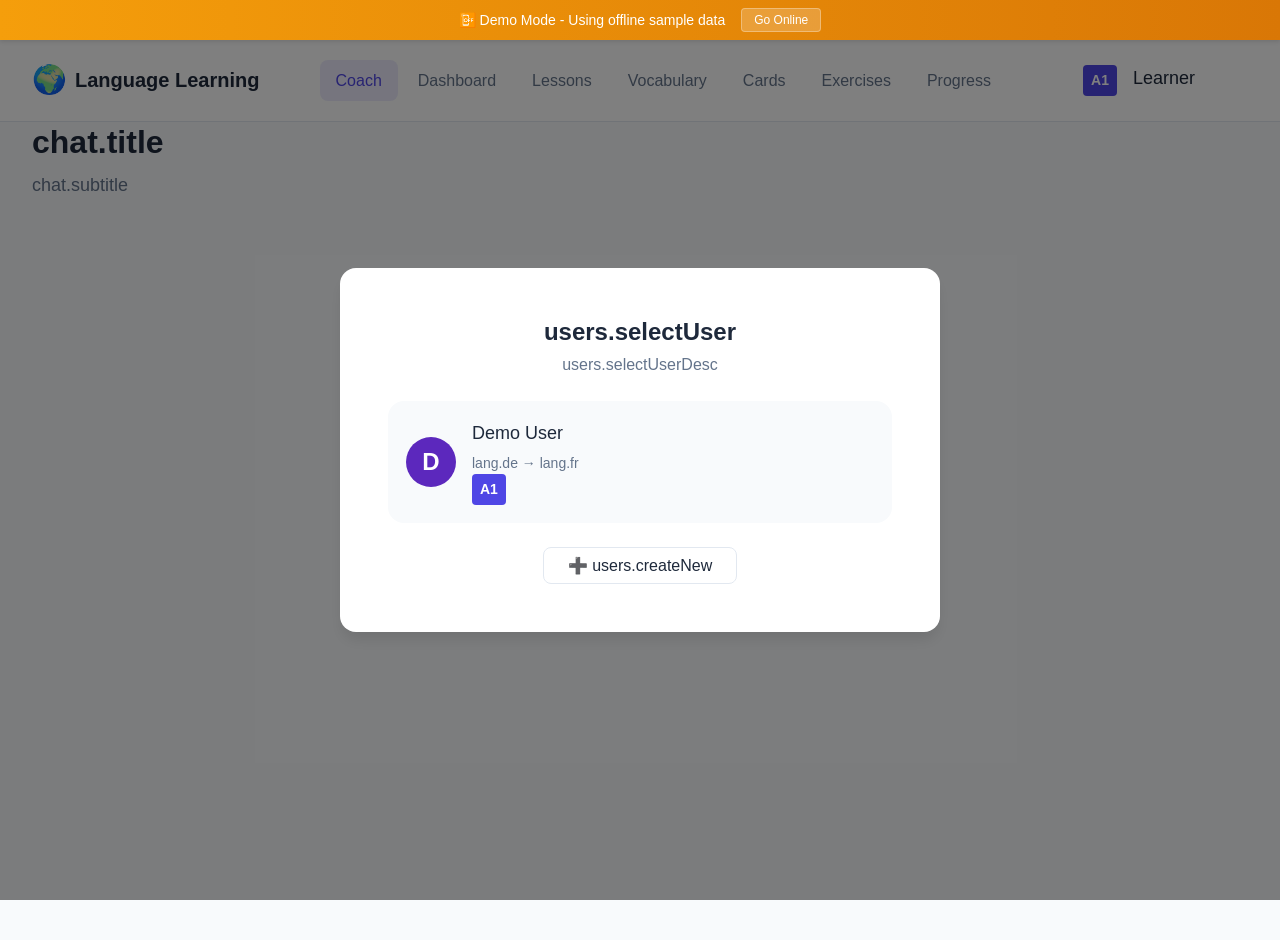
<file: frontend/index.html>
<!DOCTYPE html>
<html lang="en">
<head>
    <meta charset="UTF-8">
    <meta name="viewport" content="width=device-width, initial-scale=1.0">
    <title>Language Learning Platform</title>
    <link rel="stylesheet" href="css/main.css?v=20260329-3">
    <link rel="stylesheet" href="css/components/navbar.css?v=20260329-3">
    <link rel="stylesheet" href="css/components/cards.css?v=20260329-3">
    <link rel="stylesheet" href="css/components/exercises.css?v=20260329-3">
    <link rel="stylesheet" href="css/components/chat.css?v=20260329-3">
    <link rel="icon" type="image/svg+xml" href="assets/images/favicon.svg">
</head>
<body>
    <div id="app">
        <!-- Navigation -->
        <nav class="navbar">
            <div class="navbar-brand">
                <span class="logo">🌍</span>
                <span class="title">Language Learning</span>
            </div>
            <div class="navbar-menu">
                <a href="#chat" class="nav-link active" data-page="chat" data-i18n="nav.chat">💬 Coach</a>
                <a href="#dashboard" class="nav-link" data-page="dashboard" data-i18n="nav.dashboard">Dashboard</a>
                <a href="#lessons" class="nav-link" data-page="lessons" data-i18n="nav.lessons">Lessons</a>
                <a href="#vocabulary" class="nav-link" data-page="vocabulary" data-i18n="nav.vocabulary">Vocabulary</a>
                <a href="#cards" class="nav-link" data-page="cards" data-i18n="nav.cards">Cards</a>
                <a href="#exercises" class="nav-link" data-page="exercises" data-i18n="nav.exercises">Exercises</a>
                <a href="#progress" class="nav-link" data-page="progress" data-i18n="nav.progress">Progress</a>
            </div>
            <div class="navbar-user" id="navbar-user-btn" data-i18n-title="profile.editTitle">
                <span id="user-level" class="user-level">A1</span>
                <span id="user-name" class="user-name">Learner</span>
                <span class="user-edit-icon">✏️</span>
            </div>
        </nav>

        <!-- Main Content -->
        <main class="main-content">
            <!-- Loading Indicator -->
            <div id="loading" class="loading hidden">
                <div class="spinner"></div>
                <p data-i18n="misc.loading">Loading...</p>
            </div>

            <!-- Page Container -->
            <div id="page-container">
                <!-- Chat Page (default - AI Learning Coach) -->
                <section id="chat-page" class="page active">
                    <header class="page-header">
                        <h1 data-i18n="chat.title">🎓 AI Learning Coach</h1>
                        <p data-i18n="chat.subtitle">Your personalized learning companion</p>
                    </header>
                    <div id="chat-page-content">
                        <!-- Chat content loaded dynamically -->
                    </div>
                </section>

                <!-- Dashboard Page -->
                <section id="dashboard-page" class="page hidden">
                    <header class="page-header">
                        <h1 data-i18n="dashboard.welcome">Welcome Back!</h1>
                        <p id="language-info"></p>
                    </header>

                    <!-- Daily Goals -->
                    <div class="goals-section">
                        <h2 data-i18n="dashboard.todaysGoals">Today's Goals</h2>
                        <div id="daily-goals" class="goals-grid">
                            <!-- Goals loaded dynamically -->
                        </div>
                    </div>

                    <!-- Quick Actions -->
                    <div class="quick-actions">
                        <h2 data-i18n="dashboard.continuelearning">Continue Learning</h2>
                        <div class="action-cards">
                            <div class="action-card" data-action="start-lesson">
                                <span class="icon">📚</span>
                                <h3 data-i18n="action.startLesson">Start Lesson</h3>
                                <p data-i18n="action.startLessonDesc">Continue where you left off</p>
                            </div>
                            <div class="action-card" data-action="practice-vocabulary">
                                <span class="icon">🎴</span>
                                <h3 data-i18n="action.flashcards">Flashcards</h3>
                                <p data-i18n="action.flashcardsDesc">Review vocabulary</p>
                            </div>
                            <div class="action-card" data-action="speaking-practice">
                                <span class="icon">🎤</span>
                                <h3 data-i18n="action.speaking">Speaking</h3>
                                <p data-i18n="action.speakingDesc">Pronunciation practice</p>
                            </div>
                            <div class="action-card" data-action="roleplay">
                                <span class="icon">💬</span>
                                <h3 data-i18n="action.roleplay">Roleplay</h3>
                                <p data-i18n="action.roleplayDesc">Conversation scenarios</p>
                            </div>
                        </div>
                    </div>

                    <!-- Recent Progress -->
                    <div class="progress-section">
                        <h2 data-i18n="dashboard.recentActivity">Recent Activity</h2>
                        <div id="recent-activity" class="activity-list">
                            <!-- Activity loaded dynamically -->
                        </div>
                    </div>
                </section>

                <!-- Lessons Page -->
                <section id="lessons-page" class="page hidden">
                    <header class="page-header">
                        <h1 data-i18n="lessons.title">Lessons</h1>
                        <button id="generate-lesson-btn" class="btn btn-primary" data-i18n="lessons.generateNew">Generate New Lesson</button>
                    </header>
                    <div id="lessons-list" class="lessons-grid">
                        <!-- Lessons loaded dynamically -->
                    </div>
                </section>

                <!-- Vocabulary Page -->
                <section id="vocabulary-page" class="page hidden">
                    <header class="page-header">
                        <h1 data-i18n="vocabulary.title">Vocabulary</h1>
                        <div class="vocab-controls">
                            <button id="add-vocab-btn" class="btn btn-secondary" data-i18n="vocabulary.addWords">Add Words</button>
                            <button id="review-vocab-btn" class="btn btn-primary" data-i18n="vocabulary.reviewFlashcards">Review Flashcards</button>
                        </div>
                    </header>
                    <div id="vocabulary-list" class="vocabulary-grid">
                        <!-- Vocabulary loaded dynamically -->
                    </div>
                </section>

                <!-- Visual Cards Page -->
                <section id="cards-page" class="page hidden">
                    <header class="page-header">
                        <h1 data-i18n="cards.title">Visual Learning Cards</h1>
                        <p data-i18n="cards.visualFlashcardsDesc">Learn with AI-generated images</p>
                    </header>
                    <div id="cards-list">
                        <!-- Cards loaded dynamically -->
                    </div>
                </section>

                <!-- Exercises Page -->
                <section id="exercises-page" class="page hidden">
                    <header class="page-header">
                        <h1 data-i18n="exercises.title">Exercises</h1>
                    </header>
                    <div class="exercise-types">
                        <div class="exercise-type-card" data-type="text-completion">
                            <span class="icon">✏️</span>
                            <h3 data-i18n="exercises.fillBlanks">Fill in the Blanks</h3>
                            <p data-i18n="exercises.fillBlanksDesc">Complete sentences with the right words</p>
                        </div>
                        <div class="exercise-type-card" data-type="drag-drop">
                            <span class="icon">🔀</span>
                            <h3 data-i18n="exercises.wordOrder">Word Order</h3>
                            <p data-i18n="exercises.wordOrderDesc">Arrange words to form sentences</p>
                        </div>
                        <div class="exercise-type-card" data-type="translation">
                            <span class="icon">🔄</span>
                            <h3 data-i18n="exercises.translation">Translation</h3>
                            <p data-i18n="exercises.translationDesc">Translate sentences</p>
                        </div>
                        <div class="exercise-type-card" data-type="listening">
                            <span class="icon">👂</span>
                            <h3 data-i18n="exercises.listening">Listening</h3>
                            <p data-i18n="exercises.listeningDesc">Listen and transcribe</p>
                        </div>
                        <div class="exercise-type-card" data-type="speaking">
                            <span class="icon">🎙️</span>
                            <h3 data-i18n="exercises.speakingExercise">Speaking</h3>
                            <p data-i18n="exercises.speakingDesc">Pronounce words and sentences</p>
                        </div>
                        <div class="exercise-type-card" data-type="listening-comprehension">
                            <span class="icon">🎧</span>
                            <h3 data-i18n="exercises.listeningComprehension">Listening Comprehension</h3>
                            <p data-i18n="exercises.listeningComprehensionDesc">Listen to stories and answer questions</p>
                        </div>
                    </div>
                    
                    <!-- Exercise Area -->
                    <div id="exercise-area" class="exercise-area hidden">
                        <!-- Exercises loaded dynamically -->
                    </div>

                    <!-- Exercise History -->
                    <div class="exercise-history-section">
                        <h2 data-i18n="exercises.recentHistory">Recent History</h2>
                        <div id="exercise-history" class="exercise-history">
                            <!-- History loaded dynamically -->
                        </div>
                    </div>
                </section>

                <!-- Progress Page -->
                <section id="progress-page" class="page hidden">
                    <header class="page-header">
                        <h1 data-i18n="progress.title">Your Progress</h1>
                    </header>
                    <div class="progress-stats">
                        <div class="stat-card">
                            <span class="stat-value" id="total-exercises">0</span>
                            <span class="stat-label" data-i18n="progress.exercisesCompleted">Exercises Completed</span>
                        </div>
                        <div class="stat-card">
                            <span class="stat-value" id="avg-score">0%</span>
                            <span class="stat-label" data-i18n="progress.averageScore">Average Score</span>
                        </div>
                        <div class="stat-card">
                            <span class="stat-value" id="time-spent">0h</span>
                            <span class="stat-label" data-i18n="progress.timeSpent">Time Spent</span>
                        </div>
                        <div class="stat-card">
                            <span class="stat-value" id="current-streak">0</span>
                            <span class="stat-label" data-i18n="progress.dayStreak">Day Streak</span>
                        </div>
                    </div>
                    <div class="goals-overview">
                        <h2 data-i18n="progress.goals">Goals</h2>
                        <div id="goals-list" class="goals-list">
                            <!-- Goals loaded dynamically -->
                        </div>
                    </div>
                </section>

                <!-- Settings Page -->
                <section id="settings-page" class="page hidden">
                    <header class="page-header">
                        <h1 data-i18n="settings.title">Settings</h1>
                        <p data-i18n="settings.subtitle">Manage your profile and preferences</p>
                    </header>
                    
                    <!-- Profile Section -->
                    <div class="settings-section">
                        <h2 data-i18n="settings.profile">👤 Profile</h2>
                        <div class="settings-card" id="settings-profile-card">
                            <div class="profile-info">
                                <div class="profile-avatar">
                                    <span id="settings-avatar">👤</span>
                                </div>
                                <div class="profile-details">
                                    <h3 id="settings-display-name">Learner</h3>
                                    <p class="profile-languages">
                                        <span id="settings-native-lang">German</span> → <span id="settings-target-lang">French</span>
                                    </p>
                                    <p class="profile-level">
                                        <span data-i18n="settings.level">Level:</span> <span id="settings-skill-level" class="skill-badge">A1</span>
                                    </p>
                                    <p class="profile-member-since">
                                        <span data-i18n="settings.memberSince">Member since:</span> <span id="settings-member-since">--</span>
                                    </p>
                                </div>
                            </div>
                            <button class="btn btn-primary" onclick="window.showEditProfileModal()" data-i18n="settings.editProfile">
                                ✏️ Edit Profile
                            </button>
                        </div>
                    </div>

                    <!-- Preferences Section (placeholder for future) -->
                    <div class="settings-section">
                        <h2 data-i18n="settings.preferences">⚙️ Preferences</h2>
                        <div class="settings-card">
                            <div class="settings-option">
                                <div class="settings-option-info">
                                    <h4 data-i18n="settings.darkMode">Dark Mode</h4>
                                    <p data-i18n="settings.darkModeDesc">Switch between light and dark themes</p>
                                </div>
                                <label class="toggle-switch">
                                    <input type="checkbox" id="dark-mode-toggle" onchange="window.toggleDarkMode()">
                                    <span class="toggle-slider"></span>
                                </label>
                            </div>
                            <div class="settings-option">
                                <div class="settings-option-info">
                                    <h4 data-i18n="settings.speechVoice">Speech Voice</h4>
                                    <p data-i18n="settings.speechVoiceDesc">Choose your preferred TTS voice</p>
                                </div>
                                <span class="coming-soon-badge" data-i18n="settings.comingSoon">Coming Soon</span>
                            </div>
                        </div>
                    </div>

                    <!-- About Section -->
                    <div class="settings-section">
                        <h2 data-i18n="settings.about">ℹ️ About</h2>
                        <div class="settings-card">
                            <div class="about-info">
                                <p><strong data-i18n="settings.appName">Language Learning Platform</strong></p>
                                <p data-i18n="settings.appDesc">An AI-powered language learning experience</p>
                                <p class="text-muted" data-i18n="settings.version">Version 1.0.0</p>
                            </div>
                        </div>
                    </div>
                </section>
            </div>
        </main>

        <!-- Modal Container -->
        <div id="modal-container" class="modal-container hidden">
            <div class="modal-backdrop"></div>
            <div class="modal-content">
                <!-- Modal content loaded dynamically -->
            </div>
        </div>

        <!-- Toast Notifications -->
        <div id="toast-container" class="toast-container"></div>
    </div>

    <!-- Scripts -->
    <script src="js/config.js"></script>
    <script type="module" src="js/app.js"></script>
</body>
</html>
</file>
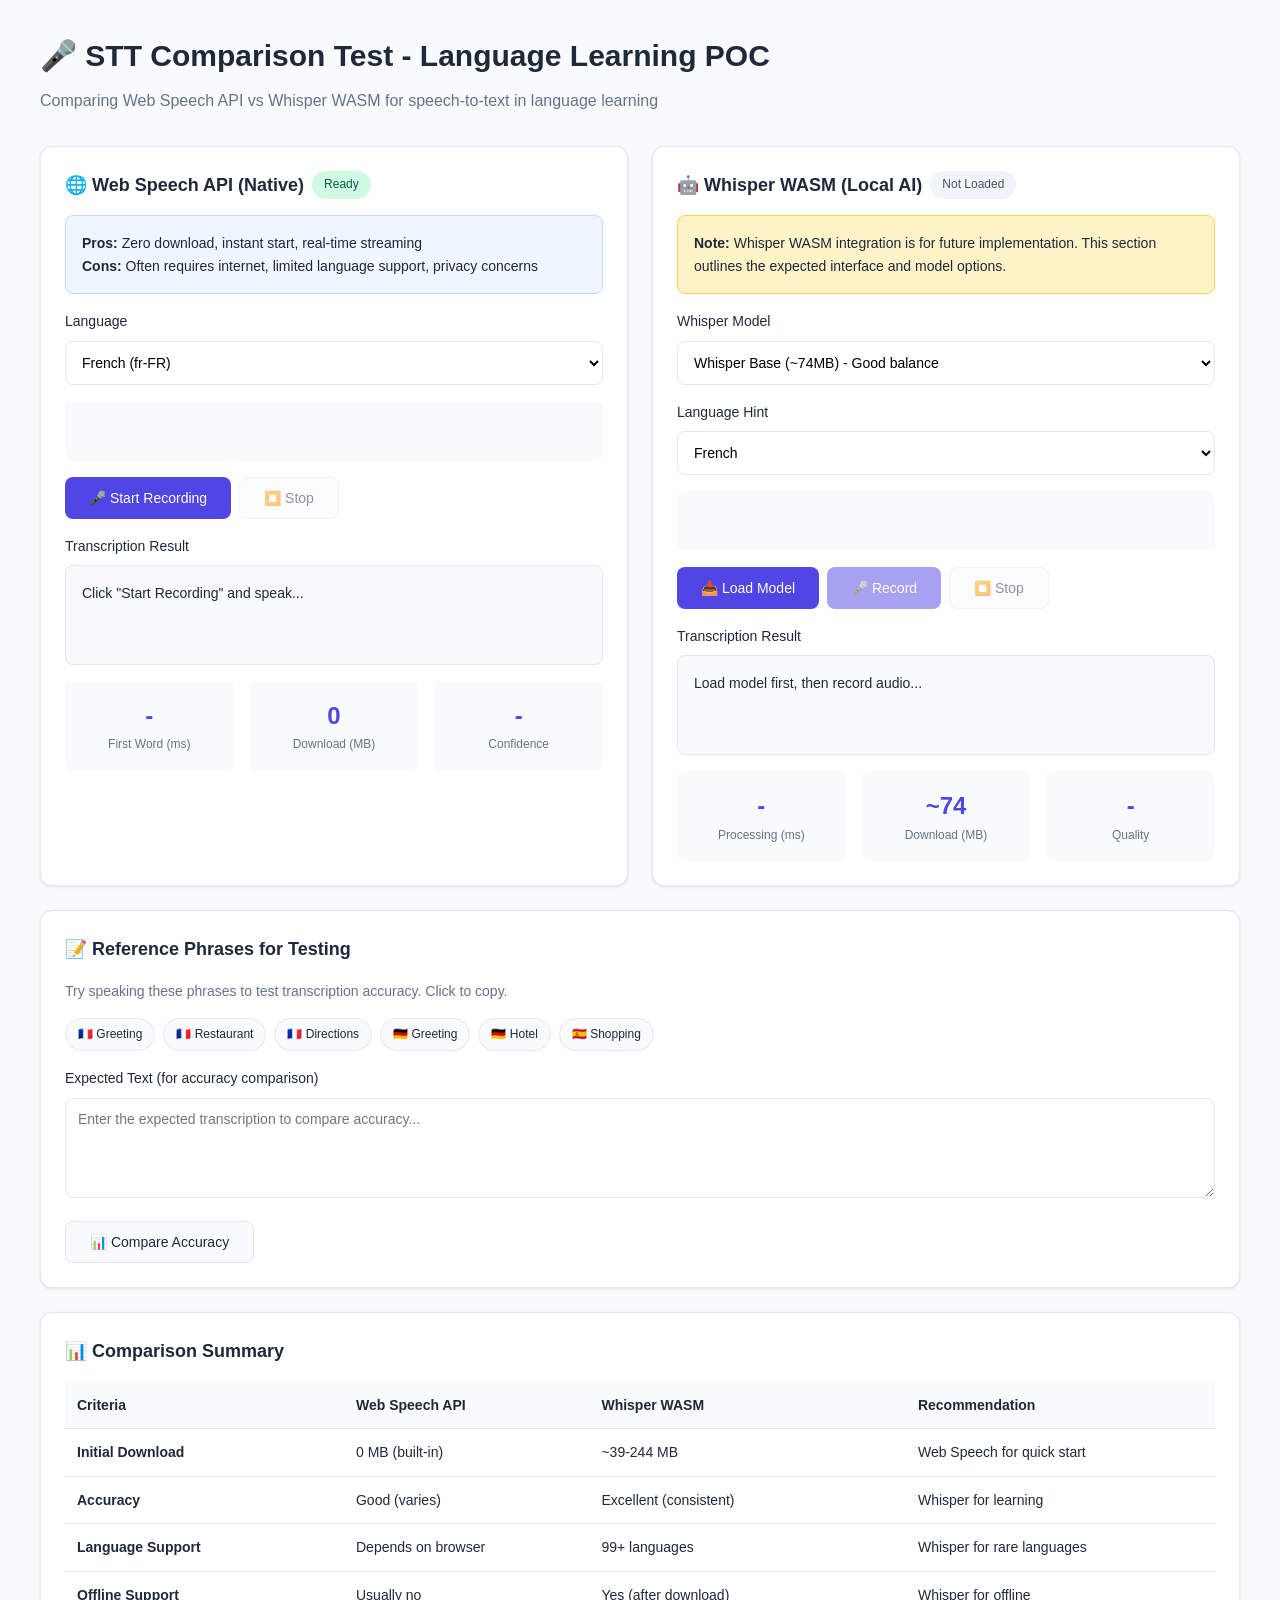
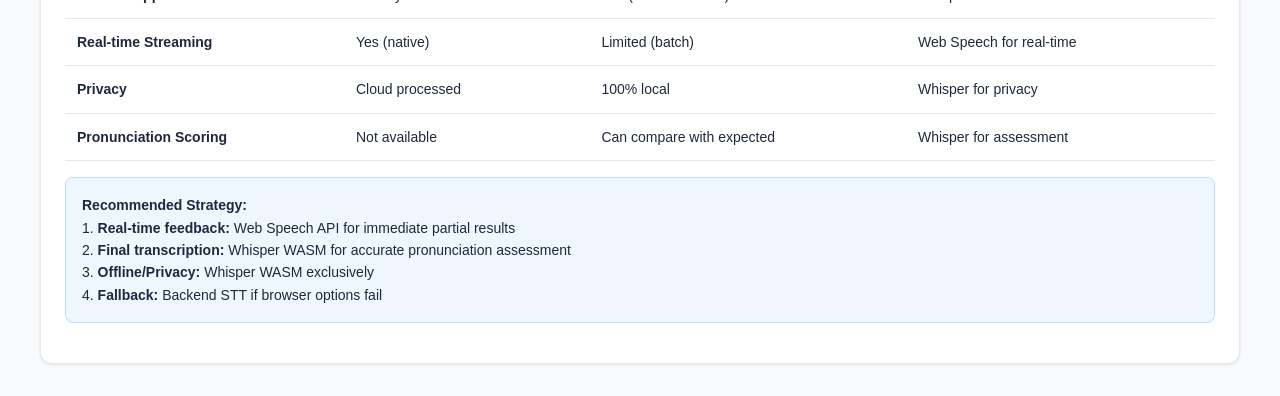
<file: poc/browser-ai/stt-test/index.html>
<!DOCTYPE html>
<html lang="en">
<head>
    <meta charset="UTF-8">
    <meta name="viewport" content="width=device-width, initial-scale=1.0">
    <title>STT Comparison Test - Language Learning POC</title>
    <style>
        :root {
            --primary: #4f46e5;
            --primary-hover: #4338ca;
            --success: #10b981;
            --warning: #f59e0b;
            --error: #ef4444;
            --bg: #f8fafc;
            --card-bg: #ffffff;
            --text: #1e293b;
            --text-muted: #64748b;
            --border: #e2e8f0;
        }
        
        * {
            box-sizing: border-box;
            margin: 0;
            padding: 0;
        }
        
        body {
            font-family: -apple-system, BlinkMacSystemFont, 'Segoe UI', Roboto, Oxygen, Ubuntu, sans-serif;
            background: var(--bg);
            color: var(--text);
            line-height: 1.6;
            padding: 2rem;
        }
        
        .container {
            max-width: 1200px;
            margin: 0 auto;
        }
        
        h1 {
            font-size: 1.875rem;
            margin-bottom: 0.5rem;
        }
        
        .subtitle {
            color: var(--text-muted);
            margin-bottom: 2rem;
        }
        
        .grid {
            display: grid;
            grid-template-columns: 1fr 1fr;
            gap: 1.5rem;
        }
        
        @media (max-width: 900px) {
            .grid {
                grid-template-columns: 1fr;
            }
        }
        
        .card {
            background: var(--card-bg);
            border-radius: 0.75rem;
            padding: 1.5rem;
            box-shadow: 0 1px 3px rgba(0, 0, 0, 0.1);
            border: 1px solid var(--border);
        }
        
        .card-title {
            font-size: 1.125rem;
            font-weight: 600;
            margin-bottom: 1rem;
            display: flex;
            align-items: center;
            gap: 0.5rem;
        }
        
        .status-badge {
            display: inline-flex;
            align-items: center;
            padding: 0.25rem 0.75rem;
            border-radius: 9999px;
            font-size: 0.75rem;
            font-weight: 500;
        }
        
        .status-badge.ready {
            background: #d1fae5;
            color: #065f46;
        }
        
        .status-badge.recording {
            background: #fee2e2;
            color: #991b1b;
            animation: pulse 1.5s infinite;
        }
        
        @keyframes pulse {
            0%, 100% { opacity: 1; }
            50% { opacity: 0.5; }
        }
        
        .status-badge.error {
            background: #fee2e2;
            color: #991b1b;
        }
        
        .status-badge.not-supported {
            background: #f1f5f9;
            color: #475569;
        }
        
        .status-badge.loading {
            background: #fef3c7;
            color: #92400e;
        }
        
        .form-group {
            margin-bottom: 1rem;
        }
        
        .form-group label {
            display: block;
            font-size: 0.875rem;
            font-weight: 500;
            margin-bottom: 0.5rem;
        }
        
        select, textarea, input {
            width: 100%;
            padding: 0.75rem;
            border: 1px solid var(--border);
            border-radius: 0.5rem;
            font-size: 0.875rem;
            font-family: inherit;
            background: var(--card-bg);
        }
        
        textarea {
            min-height: 100px;
            resize: vertical;
        }
        
        button {
            background: var(--primary);
            color: white;
            border: none;
            padding: 0.75rem 1.5rem;
            border-radius: 0.5rem;
            font-size: 0.875rem;
            font-weight: 500;
            cursor: pointer;
            transition: background 0.2s;
        }
        
        button:hover:not(:disabled) {
            background: var(--primary-hover);
        }
        
        button:disabled {
            opacity: 0.5;
            cursor: not-allowed;
        }
        
        button.secondary {
            background: var(--bg);
            color: var(--text);
            border: 1px solid var(--border);
        }
        
        button.secondary:hover:not(:disabled) {
            background: var(--border);
        }
        
        button.recording {
            background: var(--error);
        }
        
        .button-group {
            display: flex;
            gap: 0.5rem;
            flex-wrap: wrap;
        }
        
        .info-box {
            background: #eff6ff;
            border: 1px solid #bfdbfe;
            border-radius: 0.5rem;
            padding: 1rem;
            margin-bottom: 1rem;
            font-size: 0.875rem;
        }
        
        .info-box.warning {
            background: #fef3c7;
            border-color: #fcd34d;
        }
        
        .output-box {
            background: var(--bg);
            padding: 1rem;
            border-radius: 0.5rem;
            font-size: 0.875rem;
            min-height: 100px;
            border: 1px solid var(--border);
        }
        
        .output-box.active {
            border-color: var(--primary);
            background: #f0f9ff;
        }
        
        .transcript {
            white-space: pre-wrap;
            word-break: break-word;
        }
        
        .interim {
            color: var(--text-muted);
            font-style: italic;
        }
        
        .metrics {
            display: grid;
            grid-template-columns: repeat(3, 1fr);
            gap: 1rem;
            margin-top: 1rem;
        }
        
        .metric {
            text-align: center;
            padding: 1rem;
            background: var(--bg);
            border-radius: 0.5rem;
        }
        
        .metric-value {
            font-size: 1.5rem;
            font-weight: 700;
            color: var(--primary);
        }
        
        .metric-label {
            font-size: 0.75rem;
            color: var(--text-muted);
        }
        
        .full-width {
            grid-column: 1 / -1;
        }
        
        .comparison-table {
            width: 100%;
            border-collapse: collapse;
            margin-top: 1rem;
        }
        
        .comparison-table th,
        .comparison-table td {
            padding: 0.75rem;
            text-align: left;
            border-bottom: 1px solid var(--border);
        }
        
        .comparison-table th {
            background: var(--bg);
            font-weight: 600;
            font-size: 0.875rem;
        }
        
        .comparison-table td {
            font-size: 0.875rem;
        }
        
        .visualizer {
            width: 100%;
            height: 60px;
            background: var(--bg);
            border-radius: 0.5rem;
            margin: 1rem 0;
            overflow: hidden;
        }
        
        .visualizer canvas {
            width: 100%;
            height: 100%;
        }
        
        .progress-container {
            margin: 1rem 0;
        }
        
        .progress-bar {
            width: 100%;
            height: 0.5rem;
            background: var(--border);
            border-radius: 9999px;
            overflow: hidden;
        }
        
        .progress-fill {
            height: 100%;
            background: var(--primary);
            transition: width 0.3s ease;
            border-radius: 9999px;
        }
        
        .progress-text {
            font-size: 0.875rem;
            color: var(--text-muted);
            margin-top: 0.5rem;
            text-align: center;
        }
        
        .sample-phrases {
            display: flex;
            flex-wrap: wrap;
            gap: 0.5rem;
            margin-bottom: 1rem;
        }
        
        .phrase-chip {
            padding: 0.375rem 0.75rem;
            background: var(--bg);
            border: 1px solid var(--border);
            border-radius: 9999px;
            font-size: 0.75rem;
            cursor: pointer;
            transition: all 0.2s;
        }
        
        .phrase-chip:hover {
            background: var(--primary);
            color: white;
            border-color: var(--primary);
        }
    </style>
</head>
<body>
    <div class="container">
        <h1>🎤 STT Comparison Test - Language Learning POC</h1>
        <p class="subtitle">Comparing Web Speech API vs Whisper WASM for speech-to-text in language learning</p>
        
        <div class="grid">
            <!-- Web Speech API Card -->
            <div class="card">
                <div class="card-title">
                    🌐 Web Speech API (Native)
                    <span id="webspeech-status" class="status-badge not-supported">Checking...</span>
                </div>
                
                <div class="info-box">
                    <strong>Pros:</strong> Zero download, instant start, real-time streaming<br>
                    <strong>Cons:</strong> Often requires internet, limited language support, privacy concerns
                </div>
                
                <div class="form-group">
                    <label for="ws-language">Language</label>
                    <select id="ws-language">
                        <option value="fr-FR">French (fr-FR)</option>
                        <option value="de-DE">German (de-DE)</option>
                        <option value="es-ES">Spanish (es-ES)</option>
                        <option value="en-US">English US (en-US)</option>
                        <option value="en-GB">English UK (en-GB)</option>
                        <option value="it-IT">Italian (it-IT)</option>
                        <option value="pt-PT">Portuguese (pt-PT)</option>
                    </select>
                </div>
                
                <div class="visualizer" id="ws-visualizer">
                    <canvas id="ws-canvas"></canvas>
                </div>
                
                <div class="button-group">
                    <button id="ws-start-btn" onclick="startWebSpeech()">🎤 Start Recording</button>
                    <button id="ws-stop-btn" class="secondary" onclick="stopWebSpeech()" disabled>⏹️ Stop</button>
                </div>
                
                <div class="form-group" style="margin-top: 1rem;">
                    <label>Transcription Result</label>
                    <div class="output-box" id="ws-output">
                        <span class="transcript" id="ws-transcript">Click "Start Recording" and speak...</span>
                        <span class="interim" id="ws-interim"></span>
                    </div>
                </div>
                
                <div class="metrics">
                    <div class="metric">
                        <div class="metric-value" id="ws-latency">-</div>
                        <div class="metric-label">First Word (ms)</div>
                    </div>
                    <div class="metric">
                        <div class="metric-value" id="ws-download">0</div>
                        <div class="metric-label">Download (MB)</div>
                    </div>
                    <div class="metric">
                        <div class="metric-value" id="ws-confidence">-</div>
                        <div class="metric-label">Confidence</div>
                    </div>
                </div>
            </div>
            
            <!-- Whisper WASM Card -->
            <div class="card">
                <div class="card-title">
                    🤖 Whisper WASM (Local AI)
                    <span id="whisper-status" class="status-badge not-supported">Not Loaded</span>
                </div>
                
                <div class="info-box warning">
                    <strong>Note:</strong> Whisper WASM integration is for future implementation.
                    This section outlines the expected interface and model options.
                </div>
                
                <div class="form-group">
                    <label for="whisper-model">Whisper Model</label>
                    <select id="whisper-model">
                        <option value="tiny">Whisper Tiny (~39MB) - Fast, basic accuracy</option>
                        <option value="base" selected>Whisper Base (~74MB) - Good balance</option>
                        <option value="small">Whisper Small (~244MB) - Better accuracy</option>
                    </select>
                </div>
                
                <div class="form-group">
                    <label for="whisper-language">Language Hint</label>
                    <select id="whisper-language">
                        <option value="fr">French</option>
                        <option value="de">German</option>
                        <option value="es">Spanish</option>
                        <option value="en">English</option>
                        <option value="it">Italian</option>
                        <option value="pt">Portuguese</option>
                        <option value="auto">Auto-detect</option>
                    </select>
                </div>
                
                <div class="progress-container" id="whisper-progress" style="display: none;">
                    <div class="progress-bar">
                        <div class="progress-fill" id="whisper-progress-fill" style="width: 0%"></div>
                    </div>
                    <div class="progress-text" id="whisper-progress-text">Downloading model...</div>
                </div>
                
                <div class="visualizer" id="whisper-visualizer">
                    <canvas id="whisper-canvas"></canvas>
                </div>
                
                <div class="button-group">
                    <button id="whisper-load-btn" onclick="loadWhisperModel()">📥 Load Model</button>
                    <button id="whisper-start-btn" onclick="startWhisper()" disabled>🎤 Record</button>
                    <button id="whisper-stop-btn" class="secondary" onclick="stopWhisper()" disabled>⏹️ Stop</button>
                </div>
                
                <div class="form-group" style="margin-top: 1rem;">
                    <label>Transcription Result</label>
                    <div class="output-box" id="whisper-output">
                        <span class="transcript" id="whisper-transcript">Load model first, then record audio...</span>
                    </div>
                </div>
                
                <div class="metrics">
                    <div class="metric">
                        <div class="metric-value" id="whisper-latency">-</div>
                        <div class="metric-label">Processing (ms)</div>
                    </div>
                    <div class="metric">
                        <div class="metric-value" id="whisper-download">~74</div>
                        <div class="metric-label">Download (MB)</div>
                    </div>
                    <div class="metric">
                        <div class="metric-value" id="whisper-confidence">-</div>
                        <div class="metric-label">Quality</div>
                    </div>
                </div>
            </div>
            
            <!-- Test Phrases Card -->
            <div class="card full-width">
                <div class="card-title">📝 Reference Phrases for Testing</div>
                
                <p style="font-size: 0.875rem; color: var(--text-muted); margin-bottom: 1rem;">
                    Try speaking these phrases to test transcription accuracy. Click to copy.
                </p>
                
                <div class="sample-phrases">
                    <span class="phrase-chip" onclick="copyPhrase('Bonjour, comment allez-vous?')">🇫🇷 Greeting</span>
                    <span class="phrase-chip" onclick="copyPhrase('Je voudrais réserver une table pour deux personnes')">🇫🇷 Restaurant</span>
                    <span class="phrase-chip" onclick="copyPhrase('Où se trouve la gare, s\\'il vous plaît?')">🇫🇷 Directions</span>
                    <span class="phrase-chip" onclick="copyPhrase('Guten Tag, wie geht es Ihnen?')">🇩🇪 Greeting</span>
                    <span class="phrase-chip" onclick="copyPhrase('Ich möchte ein Zimmer für zwei Nächte buchen')">🇩🇪 Hotel</span>
                    <span class="phrase-chip" onclick="copyPhrase('¿Cuánto cuesta esto?')">🇪🇸 Shopping</span>
                </div>
                
                <div class="form-group">
                    <label>Expected Text (for accuracy comparison)</label>
                    <textarea id="expected-text" placeholder="Enter the expected transcription to compare accuracy..."></textarea>
                </div>
                
                <button class="secondary" onclick="compareAccuracy()">📊 Compare Accuracy</button>
            </div>
            
            <!-- Comparison Results Card -->
            <div class="card full-width">
                <div class="card-title">📊 Comparison Summary</div>
                
                <table class="comparison-table">
                    <thead>
                        <tr>
                            <th>Criteria</th>
                            <th>Web Speech API</th>
                            <th>Whisper WASM</th>
                            <th>Recommendation</th>
                        </tr>
                    </thead>
                    <tbody>
                        <tr>
                            <td><strong>Initial Download</strong></td>
                            <td>0 MB (built-in)</td>
                            <td>~39-244 MB</td>
                            <td>Web Speech for quick start</td>
                        </tr>
                        <tr>
                            <td><strong>Accuracy</strong></td>
                            <td>Good (varies)</td>
                            <td>Excellent (consistent)</td>
                            <td>Whisper for learning</td>
                        </tr>
                        <tr>
                            <td><strong>Language Support</strong></td>
                            <td>Depends on browser</td>
                            <td>99+ languages</td>
                            <td>Whisper for rare languages</td>
                        </tr>
                        <tr>
                            <td><strong>Offline Support</strong></td>
                            <td>Usually no</td>
                            <td>Yes (after download)</td>
                            <td>Whisper for offline</td>
                        </tr>
                        <tr>
                            <td><strong>Real-time Streaming</strong></td>
                            <td>Yes (native)</td>
                            <td>Limited (batch)</td>
                            <td>Web Speech for real-time</td>
                        </tr>
                        <tr>
                            <td><strong>Privacy</strong></td>
                            <td>Cloud processed</td>
                            <td>100% local</td>
                            <td>Whisper for privacy</td>
                        </tr>
                        <tr>
                            <td><strong>Pronunciation Scoring</strong></td>
                            <td>Not available</td>
                            <td>Can compare with expected</td>
                            <td>Whisper for assessment</td>
                        </tr>
                    </tbody>
                </table>
                
                <div class="info-box" style="margin-top: 1rem;">
                    <strong>Recommended Strategy:</strong><br>
                    1. <strong>Real-time feedback:</strong> Web Speech API for immediate partial results<br>
                    2. <strong>Final transcription:</strong> Whisper WASM for accurate pronunciation assessment<br>
                    3. <strong>Offline/Privacy:</strong> Whisper WASM exclusively<br>
                    4. <strong>Fallback:</strong> Backend STT if browser options fail
                </div>
            </div>
        </div>
    </div>

    <script>
        // State
        let recognition = null;
        let isRecording = false;
        let audioContext = null;
        let analyser = null;
        let mediaStream = null;
        
        // Initialize Web Speech API
        function initWebSpeech() {
            const SpeechRecognition = window.SpeechRecognition || window.webkitSpeechRecognition;
            
            if (!SpeechRecognition) {
                document.getElementById('webspeech-status').textContent = 'Not Supported';
                document.getElementById('webspeech-status').className = 'status-badge error';
                document.getElementById('ws-start-btn').disabled = true;
                return;
            }
            
            document.getElementById('webspeech-status').textContent = 'Ready';
            document.getElementById('webspeech-status').className = 'status-badge ready';
            
            recognition = new SpeechRecognition();
            recognition.continuous = true;
            recognition.interimResults = true;
            
            recognition.onstart = () => {
                isRecording = true;
                document.getElementById('webspeech-status').textContent = 'Recording';
                document.getElementById('webspeech-status').className = 'status-badge recording';
                document.getElementById('ws-start-btn').disabled = true;
                document.getElementById('ws-stop-btn').disabled = false;
                document.getElementById('ws-output').classList.add('active');
                startTime = performance.now();
            };
            
            recognition.onend = () => {
                isRecording = false;
                document.getElementById('webspeech-status').textContent = 'Ready';
                document.getElementById('webspeech-status').className = 'status-badge ready';
                document.getElementById('ws-start-btn').disabled = false;
                document.getElementById('ws-stop-btn').disabled = true;
                document.getElementById('ws-output').classList.remove('active');
                stopVisualizer();
            };
            
            let startTime = 0;
            let firstResultReceived = false;
            
            recognition.onresult = (event) => {
                if (!firstResultReceived) {
                    firstResultReceived = true;
                    const latency = Math.round(performance.now() - startTime);
                    document.getElementById('ws-latency').textContent = latency;
                }
                
                let finalTranscript = '';
                let interimTranscript = '';
                
                for (let i = event.resultIndex; i < event.results.length; i++) {
                    const result = event.results[i];
                    if (result.isFinal) {
                        finalTranscript += result[0].transcript;
                        const confidence = Math.round(result[0].confidence * 100);
                        document.getElementById('ws-confidence').textContent = confidence + '%';
                    } else {
                        interimTranscript += result[0].transcript;
                    }
                }
                
                document.getElementById('ws-transcript').textContent = finalTranscript || 'Listening...';
                document.getElementById('ws-interim').textContent = interimTranscript;
            };
            
            recognition.onerror = (event) => {
                console.error('Speech recognition error:', event.error);
                document.getElementById('ws-transcript').textContent = `Error: ${event.error}`;
            };
        }
        
        // Start Web Speech recognition
        async function startWebSpeech() {
            if (!recognition) return;
            
            const language = document.getElementById('ws-language').value;
            recognition.lang = language;
            
            // Clear previous results
            document.getElementById('ws-transcript').textContent = 'Listening...';
            document.getElementById('ws-interim').textContent = '';
            document.getElementById('ws-latency').textContent = '-';
            document.getElementById('ws-confidence').textContent = '-';
            
            // Start visualizer
            await startVisualizer('ws-canvas');
            
            recognition.start();
        }
        
        // Stop Web Speech recognition
        function stopWebSpeech() {
            if (recognition && isRecording) {
                recognition.stop();
            }
        }
        
        // Audio visualizer
        async function startVisualizer(canvasId) {
            try {
                mediaStream = await navigator.mediaDevices.getUserMedia({ audio: true });
                audioContext = new (window.AudioContext || window.webkitAudioContext)();
                analyser = audioContext.createAnalyser();
                const source = audioContext.createMediaStreamSource(mediaStream);
                source.connect(analyser);
                
                analyser.fftSize = 256;
                const bufferLength = analyser.frequencyBinCount;
                const dataArray = new Uint8Array(bufferLength);
                
                const canvas = document.getElementById(canvasId);
                const ctx = canvas.getContext('2d');
                canvas.width = canvas.offsetWidth;
                canvas.height = canvas.offsetHeight;
                
                function draw() {
                    if (!isRecording) return;
                    
                    requestAnimationFrame(draw);
                    analyser.getByteFrequencyData(dataArray);
                    
                    ctx.fillStyle = '#f8fafc';
                    ctx.fillRect(0, 0, canvas.width, canvas.height);
                    
                    const barWidth = (canvas.width / bufferLength) * 2.5;
                    let x = 0;
                    
                    for (let i = 0; i < bufferLength; i++) {
                        const barHeight = (dataArray[i] / 255) * canvas.height;
                        ctx.fillStyle = `rgb(79, 70, 229)`;
                        ctx.fillRect(x, canvas.height - barHeight, barWidth, barHeight);
                        x += barWidth + 1;
                    }
                }
                
                draw();
            } catch (e) {
                console.error('Error accessing microphone:', e);
            }
        }
        
        function stopVisualizer() {
            if (mediaStream) {
                mediaStream.getTracks().forEach(track => track.stop());
                mediaStream = null;
            }
            if (audioContext) {
                audioContext.close();
                audioContext = null;
            }
        }
        
        // Copy phrase to clipboard and expected text
        function copyPhrase(phrase) {
            navigator.clipboard.writeText(phrase);
            document.getElementById('expected-text').value = phrase;
            
            // Visual feedback
            const chips = document.querySelectorAll('.phrase-chip');
            chips.forEach(chip => {
                if (chip.textContent.includes(phrase.substring(0, 10))) {
                    chip.style.background = 'var(--success)';
                    chip.style.color = 'white';
                    setTimeout(() => {
                        chip.style.background = '';
                        chip.style.color = '';
                    }, 1000);
                }
            });
        }
        
        // Compare accuracy between expected and actual transcription
        function compareAccuracy() {
            const expected = document.getElementById('expected-text').value.trim().toLowerCase();
            const wsActual = document.getElementById('ws-transcript').textContent.trim().toLowerCase();
            
            if (!expected) {
                alert('Please enter expected text first.');
                return;
            }
            
            // Simple word-level accuracy
            const expectedWords = expected.split(/\s+/);
            const actualWords = wsActual.split(/\s+/);
            
            let matches = 0;
            expectedWords.forEach(word => {
                if (actualWords.includes(word)) matches++;
            });
            
            const accuracy = Math.round((matches / expectedWords.length) * 100);
            
            alert(`Word Accuracy: ${accuracy}%\n\nExpected words: ${expectedWords.length}\nMatched words: ${matches}\n\nNote: This is a simple word-matching comparison. Real WER (Word Error Rate) calculation would be more sophisticated.`);
        }
        
        // Placeholder functions for Whisper WASM
        function loadWhisperModel() {
            const model = document.getElementById('whisper-model').value;
            const sizes = { tiny: 39, base: 74, small: 244 };
            
            document.getElementById('whisper-progress').style.display = 'block';
            document.getElementById('whisper-status').textContent = 'Loading...';
            document.getElementById('whisper-status').className = 'status-badge loading';
            document.getElementById('whisper-download').textContent = sizes[model];
            
            // Simulate download progress
            let progress = 0;
            const interval = setInterval(() => {
                progress += Math.random() * 15;
                if (progress >= 100) {
                    progress = 100;
                    clearInterval(interval);
                    
                    setTimeout(() => {
                        alert('Whisper WASM integration coming soon!\n\nThis will download the Whisper model and enable offline, privacy-preserving speech recognition.\n\nFor now, this is a placeholder demonstration.');
                        
                        document.getElementById('whisper-progress').style.display = 'none';
                        document.getElementById('whisper-status').textContent = 'Not Loaded';
                        document.getElementById('whisper-status').className = 'status-badge not-supported';
                    }, 500);
                }
                
                document.getElementById('whisper-progress-fill').style.width = `${progress}%`;
                document.getElementById('whisper-progress-text').textContent = `Downloading ${model} model... ${Math.round(progress)}%`;
            }, 200);
        }
        
        function startWhisper() {
            alert('Whisper WASM not loaded yet.');
        }
        
        function stopWhisper() {
            alert('Whisper WASM not active.');
        }
        
        // Initialize on page load
        document.addEventListener('DOMContentLoaded', initWebSpeech);
    </script>
</body>
</html>
</file>
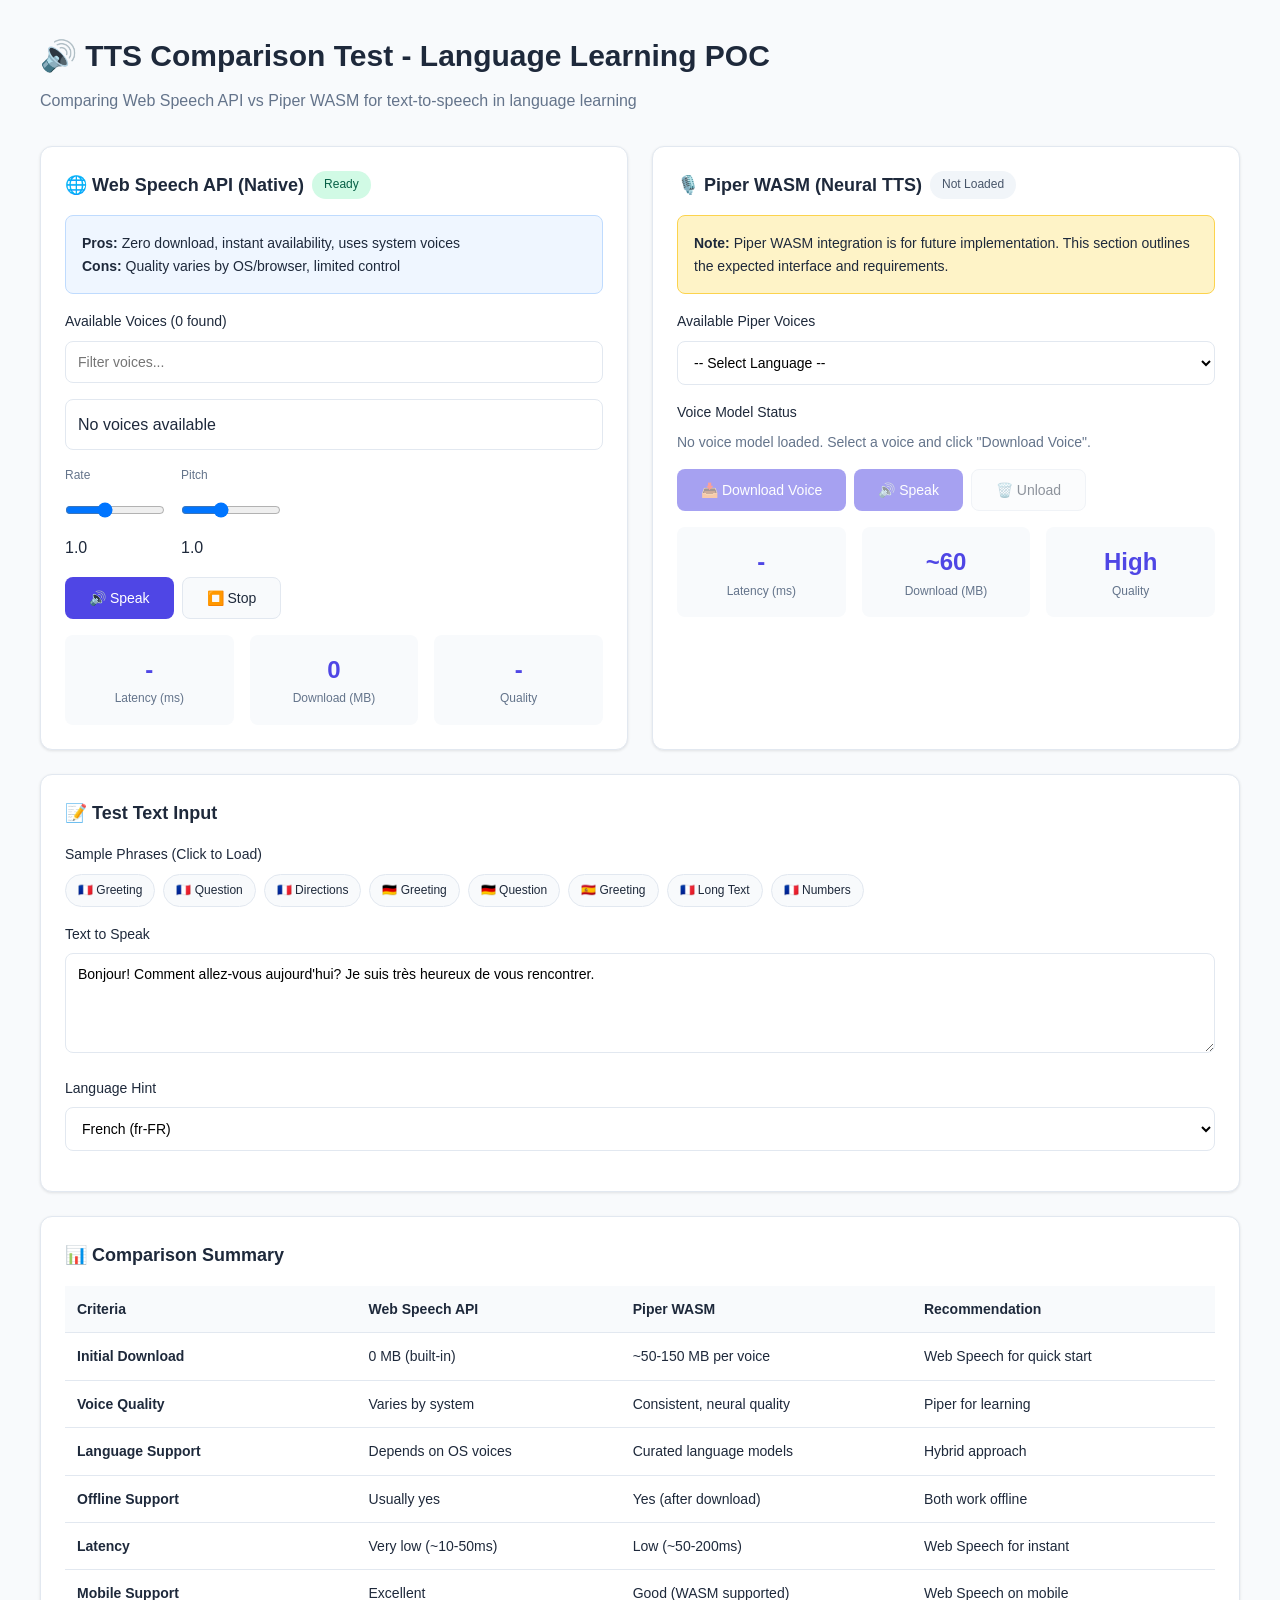
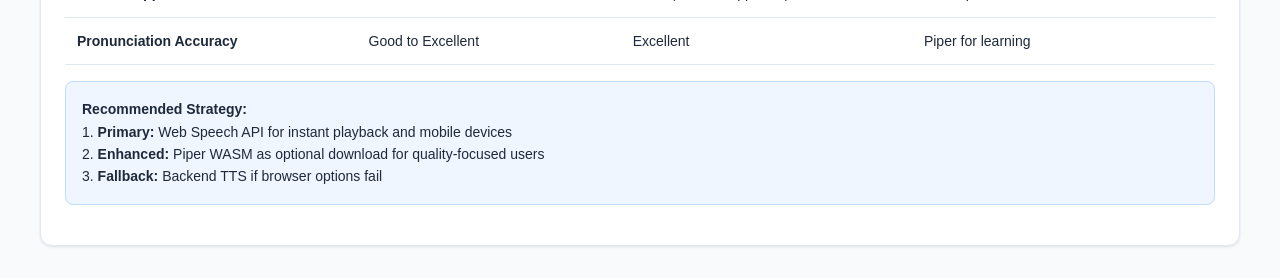
<file: poc/browser-ai/tts-test/index.html>
<!DOCTYPE html>
<html lang="en">
<head>
    <meta charset="UTF-8">
    <meta name="viewport" content="width=device-width, initial-scale=1.0">
    <title>TTS Comparison Test - Language Learning POC</title>
    <style>
        :root {
            --primary: #4f46e5;
            --primary-hover: #4338ca;
            --success: #10b981;
            --warning: #f59e0b;
            --error: #ef4444;
            --bg: #f8fafc;
            --card-bg: #ffffff;
            --text: #1e293b;
            --text-muted: #64748b;
            --border: #e2e8f0;
        }
        
        * {
            box-sizing: border-box;
            margin: 0;
            padding: 0;
        }
        
        body {
            font-family: -apple-system, BlinkMacSystemFont, 'Segoe UI', Roboto, Oxygen, Ubuntu, sans-serif;
            background: var(--bg);
            color: var(--text);
            line-height: 1.6;
            padding: 2rem;
        }
        
        .container {
            max-width: 1200px;
            margin: 0 auto;
        }
        
        h1 {
            font-size: 1.875rem;
            margin-bottom: 0.5rem;
        }
        
        .subtitle {
            color: var(--text-muted);
            margin-bottom: 2rem;
        }
        
        .grid {
            display: grid;
            grid-template-columns: 1fr 1fr;
            gap: 1.5rem;
        }
        
        @media (max-width: 900px) {
            .grid {
                grid-template-columns: 1fr;
            }
        }
        
        .card {
            background: var(--card-bg);
            border-radius: 0.75rem;
            padding: 1.5rem;
            box-shadow: 0 1px 3px rgba(0, 0, 0, 0.1);
            border: 1px solid var(--border);
        }
        
        .card-title {
            font-size: 1.125rem;
            font-weight: 600;
            margin-bottom: 1rem;
            display: flex;
            align-items: center;
            gap: 0.5rem;
        }
        
        .status-badge {
            display: inline-flex;
            align-items: center;
            padding: 0.25rem 0.75rem;
            border-radius: 9999px;
            font-size: 0.75rem;
            font-weight: 500;
        }
        
        .status-badge.ready {
            background: #d1fae5;
            color: #065f46;
        }
        
        .status-badge.error {
            background: #fee2e2;
            color: #991b1b;
        }
        
        .status-badge.not-supported {
            background: #f1f5f9;
            color: #475569;
        }
        
        .form-group {
            margin-bottom: 1rem;
        }
        
        .form-group label {
            display: block;
            font-size: 0.875rem;
            font-weight: 500;
            margin-bottom: 0.5rem;
        }
        
        select, textarea, input {
            width: 100%;
            padding: 0.75rem;
            border: 1px solid var(--border);
            border-radius: 0.5rem;
            font-size: 0.875rem;
            font-family: inherit;
            background: var(--card-bg);
        }
        
        textarea {
            min-height: 100px;
            resize: vertical;
        }
        
        button {
            background: var(--primary);
            color: white;
            border: none;
            padding: 0.75rem 1.5rem;
            border-radius: 0.5rem;
            font-size: 0.875rem;
            font-weight: 500;
            cursor: pointer;
            transition: background 0.2s;
        }
        
        button:hover:not(:disabled) {
            background: var(--primary-hover);
        }
        
        button:disabled {
            opacity: 0.5;
            cursor: not-allowed;
        }
        
        button.secondary {
            background: var(--bg);
            color: var(--text);
            border: 1px solid var(--border);
        }
        
        button.secondary:hover:not(:disabled) {
            background: var(--border);
        }
        
        .button-group {
            display: flex;
            gap: 0.5rem;
            flex-wrap: wrap;
        }
        
        .voice-list {
            max-height: 200px;
            overflow-y: auto;
            border: 1px solid var(--border);
            border-radius: 0.5rem;
            margin-bottom: 1rem;
        }
        
        .voice-item {
            padding: 0.75rem;
            border-bottom: 1px solid var(--border);
            cursor: pointer;
            transition: background 0.2s;
        }
        
        .voice-item:last-child {
            border-bottom: none;
        }
        
        .voice-item:hover {
            background: var(--bg);
        }
        
        .voice-item.selected {
            background: #e0e7ff;
            border-left: 3px solid var(--primary);
        }
        
        .voice-name {
            font-weight: 500;
            font-size: 0.875rem;
        }
        
        .voice-lang {
            font-size: 0.75rem;
            color: var(--text-muted);
        }
        
        .sample-phrases {
            display: flex;
            flex-wrap: wrap;
            gap: 0.5rem;
            margin-bottom: 1rem;
        }
        
        .phrase-chip {
            padding: 0.375rem 0.75rem;
            background: var(--bg);
            border: 1px solid var(--border);
            border-radius: 9999px;
            font-size: 0.75rem;
            cursor: pointer;
            transition: all 0.2s;
        }
        
        .phrase-chip:hover {
            background: var(--primary);
            color: white;
            border-color: var(--primary);
        }
        
        .controls {
            display: flex;
            gap: 1rem;
            align-items: center;
            flex-wrap: wrap;
            margin-bottom: 1rem;
        }
        
        .control-item {
            display: flex;
            flex-direction: column;
            gap: 0.25rem;
        }
        
        .control-item label {
            font-size: 0.75rem;
            color: var(--text-muted);
        }
        
        .control-item input {
            width: 100px;
        }
        
        .comparison-table {
            width: 100%;
            border-collapse: collapse;
            margin-top: 1rem;
        }
        
        .comparison-table th,
        .comparison-table td {
            padding: 0.75rem;
            text-align: left;
            border-bottom: 1px solid var(--border);
        }
        
        .comparison-table th {
            background: var(--bg);
            font-weight: 600;
            font-size: 0.875rem;
        }
        
        .comparison-table td {
            font-size: 0.875rem;
        }
        
        .full-width {
            grid-column: 1 / -1;
        }
        
        .info-box {
            background: #eff6ff;
            border: 1px solid #bfdbfe;
            border-radius: 0.5rem;
            padding: 1rem;
            margin-bottom: 1rem;
            font-size: 0.875rem;
        }
        
        .info-box.warning {
            background: #fef3c7;
            border-color: #fcd34d;
        }
        
        .waveform {
            width: 100%;
            height: 60px;
            background: var(--bg);
            border-radius: 0.5rem;
            margin: 1rem 0;
            display: flex;
            align-items: center;
            justify-content: center;
            color: var(--text-muted);
            font-size: 0.875rem;
        }
        
        .metrics {
            display: grid;
            grid-template-columns: repeat(3, 1fr);
            gap: 1rem;
            margin-top: 1rem;
        }
        
        .metric {
            text-align: center;
            padding: 1rem;
            background: var(--bg);
            border-radius: 0.5rem;
        }
        
        .metric-value {
            font-size: 1.5rem;
            font-weight: 700;
            color: var(--primary);
        }
        
        .metric-label {
            font-size: 0.75rem;
            color: var(--text-muted);
        }
        
        audio {
            width: 100%;
            margin-top: 0.5rem;
        }
    </style>
</head>
<body>
    <div class="container">
        <h1>🔊 TTS Comparison Test - Language Learning POC</h1>
        <p class="subtitle">Comparing Web Speech API vs Piper WASM for text-to-speech in language learning</p>
        
        <div class="grid">
            <!-- Web Speech API Card -->
            <div class="card">
                <div class="card-title">
                    🌐 Web Speech API (Native)
                    <span id="webspeech-status" class="status-badge not-supported">Checking...</span>
                </div>
                
                <div class="info-box">
                    <strong>Pros:</strong> Zero download, instant availability, uses system voices<br>
                    <strong>Cons:</strong> Quality varies by OS/browser, limited control
                </div>
                
                <div class="form-group">
                    <label>Available Voices (<span id="voice-count">0</span> found)</label>
                    <input type="text" id="voice-filter" placeholder="Filter voices..." oninput="filterVoices()">
                </div>
                
                <div class="voice-list" id="voice-list">
                    <div class="voice-item">Loading voices...</div>
                </div>
                
                <div class="controls">
                    <div class="control-item">
                        <label>Rate</label>
                        <input type="range" id="rate" min="0.5" max="2" step="0.1" value="1">
                        <span id="rate-value">1.0</span>
                    </div>
                    <div class="control-item">
                        <label>Pitch</label>
                        <input type="range" id="pitch" min="0.5" max="2" step="0.1" value="1">
                        <span id="pitch-value">1.0</span>
                    </div>
                </div>
                
                <div class="button-group">
                    <button onclick="speakWebSpeech()">🔊 Speak</button>
                    <button class="secondary" onclick="stopWebSpeech()">⏹️ Stop</button>
                </div>
                
                <div class="metrics">
                    <div class="metric">
                        <div class="metric-value" id="ws-latency">-</div>
                        <div class="metric-label">Latency (ms)</div>
                    </div>
                    <div class="metric">
                        <div class="metric-value" id="ws-download">0</div>
                        <div class="metric-label">Download (MB)</div>
                    </div>
                    <div class="metric">
                        <div class="metric-value" id="ws-quality">-</div>
                        <div class="metric-label">Quality</div>
                    </div>
                </div>
            </div>
            
            <!-- Piper WASM Card -->
            <div class="card">
                <div class="card-title">
                    🎙️ Piper WASM (Neural TTS)
                    <span id="piper-status" class="status-badge not-supported">Not Loaded</span>
                </div>
                
                <div class="info-box warning">
                    <strong>Note:</strong> Piper WASM integration is for future implementation. 
                    This section outlines the expected interface and requirements.
                </div>
                
                <div class="form-group">
                    <label>Available Piper Voices</label>
                    <select id="piper-voice">
                        <option value="">-- Select Language --</option>
                        <option value="fr_FR-siwis-medium">French (fr_FR-siwis-medium) ~60MB</option>
                        <option value="de_DE-thorsten-medium">German (de_DE-thorsten-medium) ~60MB</option>
                        <option value="es_ES-sharvard-medium">Spanish (es_ES-sharvard-medium) ~60MB</option>
                        <option value="en_US-lessac-medium">English US (en_US-lessac-medium) ~60MB</option>
                        <option value="en_GB-alba-medium">English UK (en_GB-alba-medium) ~60MB</option>
                    </select>
                </div>
                
                <div class="form-group">
                    <label>Voice Model Status</label>
                    <div id="piper-download-status" style="font-size: 0.875rem; color: var(--text-muted);">
                        No voice model loaded. Select a voice and click "Download Voice".
                    </div>
                </div>
                
                <div class="button-group">
                    <button onclick="downloadPiperVoice()" disabled>📥 Download Voice</button>
                    <button onclick="speakPiper()" disabled>🔊 Speak</button>
                    <button class="secondary" onclick="unloadPiperVoice()" disabled>🗑️ Unload</button>
                </div>
                
                <div class="metrics">
                    <div class="metric">
                        <div class="metric-value" id="piper-latency">-</div>
                        <div class="metric-label">Latency (ms)</div>
                    </div>
                    <div class="metric">
                        <div class="metric-value" id="piper-download">~60</div>
                        <div class="metric-label">Download (MB)</div>
                    </div>
                    <div class="metric">
                        <div class="metric-value" id="piper-quality">High</div>
                        <div class="metric-label">Quality</div>
                    </div>
                </div>
            </div>
            
            <!-- Test Input Card -->
            <div class="card full-width">
                <div class="card-title">📝 Test Text Input</div>
                
                <div class="form-group">
                    <label>Sample Phrases (Click to Load)</label>
                    <div class="sample-phrases">
                        <span class="phrase-chip" onclick="setSampleText('fr-greeting')">🇫🇷 Greeting</span>
                        <span class="phrase-chip" onclick="setSampleText('fr-question')">🇫🇷 Question</span>
                        <span class="phrase-chip" onclick="setSampleText('fr-directions')">🇫🇷 Directions</span>
                        <span class="phrase-chip" onclick="setSampleText('de-greeting')">🇩🇪 Greeting</span>
                        <span class="phrase-chip" onclick="setSampleText('de-question')">🇩🇪 Question</span>
                        <span class="phrase-chip" onclick="setSampleText('es-greeting')">🇪🇸 Greeting</span>
                        <span class="phrase-chip" onclick="setSampleText('long-fr')">🇫🇷 Long Text</span>
                        <span class="phrase-chip" onclick="setSampleText('numbers-fr')">🇫🇷 Numbers</span>
                    </div>
                </div>
                
                <div class="form-group">
                    <label for="text-input">Text to Speak</label>
                    <textarea id="text-input" placeholder="Enter text to convert to speech...">Bonjour! Comment allez-vous aujourd'hui? Je suis très heureux de vous rencontrer.</textarea>
                </div>
                
                <div class="form-group">
                    <label for="lang-hint">Language Hint</label>
                    <select id="lang-hint">
                        <option value="fr-FR">French (fr-FR)</option>
                        <option value="de-DE">German (de-DE)</option>
                        <option value="es-ES">Spanish (es-ES)</option>
                        <option value="en-US">English US (en-US)</option>
                        <option value="en-GB">English UK (en-GB)</option>
                        <option value="it-IT">Italian (it-IT)</option>
                        <option value="pt-PT">Portuguese (pt-PT)</option>
                        <option value="nl-NL">Dutch (nl-NL)</option>
                    </select>
                </div>
            </div>
            
            <!-- Comparison Results Card -->
            <div class="card full-width">
                <div class="card-title">📊 Comparison Summary</div>
                
                <table class="comparison-table">
                    <thead>
                        <tr>
                            <th>Criteria</th>
                            <th>Web Speech API</th>
                            <th>Piper WASM</th>
                            <th>Recommendation</th>
                        </tr>
                    </thead>
                    <tbody>
                        <tr>
                            <td><strong>Initial Download</strong></td>
                            <td>0 MB (built-in)</td>
                            <td>~50-150 MB per voice</td>
                            <td>Web Speech for quick start</td>
                        </tr>
                        <tr>
                            <td><strong>Voice Quality</strong></td>
                            <td>Varies by system</td>
                            <td>Consistent, neural quality</td>
                            <td>Piper for learning</td>
                        </tr>
                        <tr>
                            <td><strong>Language Support</strong></td>
                            <td>Depends on OS voices</td>
                            <td>Curated language models</td>
                            <td>Hybrid approach</td>
                        </tr>
                        <tr>
                            <td><strong>Offline Support</strong></td>
                            <td>Usually yes</td>
                            <td>Yes (after download)</td>
                            <td>Both work offline</td>
                        </tr>
                        <tr>
                            <td><strong>Latency</strong></td>
                            <td>Very low (~10-50ms)</td>
                            <td>Low (~50-200ms)</td>
                            <td>Web Speech for instant</td>
                        </tr>
                        <tr>
                            <td><strong>Mobile Support</strong></td>
                            <td>Excellent</td>
                            <td>Good (WASM supported)</td>
                            <td>Web Speech on mobile</td>
                        </tr>
                        <tr>
                            <td><strong>Pronunciation Accuracy</strong></td>
                            <td>Good to Excellent</td>
                            <td>Excellent</td>
                            <td>Piper for learning</td>
                        </tr>
                    </tbody>
                </table>
                
                <div class="info-box" style="margin-top: 1rem;">
                    <strong>Recommended Strategy:</strong><br>
                    1. <strong>Primary:</strong> Web Speech API for instant playback and mobile devices<br>
                    2. <strong>Enhanced:</strong> Piper WASM as optional download for quality-focused users<br>
                    3. <strong>Fallback:</strong> Backend TTS if browser options fail
                </div>
            </div>
        </div>
    </div>

    <script>
        // Sample texts for testing
        const sampleTexts = {
            'fr-greeting': "Bonjour! Comment allez-vous aujourd'hui?",
            'fr-question': "Pourriez-vous me dire où se trouve la gare, s'il vous plaît?",
            'fr-directions': "Tournez à gauche au prochain feu, puis continuez tout droit pendant deux cents mètres.",
            'de-greeting': "Guten Tag! Wie geht es Ihnen heute?",
            'de-question': "Könnten Sie mir bitte sagen, wo der Bahnhof ist?",
            'es-greeting': "¡Hola! ¿Cómo está usted hoy?",
            'long-fr': "Je suis en train d'apprendre le français depuis six mois maintenant. C'est une langue très belle mais parfois difficile. J'aime particulièrement la prononciation et la musicalité de la langue. Mon objectif est de pouvoir avoir une conversation fluide avec des locuteurs natifs d'ici la fin de l'année.",
            'numbers-fr': "Un, deux, trois, quatre, cinq, six, sept, huit, neuf, dix. Vingt et un, trente-deux, quarante-trois."
        };
        
        // Voice state
        let voices = [];
        let selectedVoice = null;
        
        // Initialize Web Speech API
        function initWebSpeech() {
            if (!('speechSynthesis' in window)) {
                document.getElementById('webspeech-status').textContent = 'Not Supported';
                document.getElementById('webspeech-status').className = 'status-badge error';
                return;
            }
            
            document.getElementById('webspeech-status').textContent = 'Ready';
            document.getElementById('webspeech-status').className = 'status-badge ready';
            
            // Load voices
            loadVoices();
            
            // Chrome loads voices asynchronously
            if (speechSynthesis.onvoiceschanged !== undefined) {
                speechSynthesis.onvoiceschanged = loadVoices;
            }
            
            // Setup rate/pitch sliders
            document.getElementById('rate').addEventListener('input', (e) => {
                document.getElementById('rate-value').textContent = e.target.value;
            });
            
            document.getElementById('pitch').addEventListener('input', (e) => {
                document.getElementById('pitch-value').textContent = e.target.value;
            });
        }
        
        // Load available voices
        function loadVoices() {
            voices = speechSynthesis.getVoices();
            document.getElementById('voice-count').textContent = voices.length;
            
            const voiceList = document.getElementById('voice-list');
            voiceList.innerHTML = '';
            
            // Group voices by language
            const langHint = document.getElementById('lang-hint').value;
            const langCode = langHint.split('-')[0];
            
            // Sort: matching language first, then alphabetically
            const sortedVoices = [...voices].sort((a, b) => {
                const aMatch = a.lang.startsWith(langCode);
                const bMatch = b.lang.startsWith(langCode);
                if (aMatch && !bMatch) return -1;
                if (!aMatch && bMatch) return 1;
                return a.name.localeCompare(b.name);
            });
            
            sortedVoices.forEach((voice, index) => {
                const div = document.createElement('div');
                div.className = 'voice-item';
                div.innerHTML = `
                    <div class="voice-name">${voice.name}</div>
                    <div class="voice-lang">${voice.lang} ${voice.localService ? '(Local)' : '(Network)'}</div>
                `;
                div.onclick = () => selectVoice(voice, div);
                voiceList.appendChild(div);
                
                // Auto-select first matching voice
                if (!selectedVoice && voice.lang.startsWith(langCode)) {
                    selectVoice(voice, div);
                }
            });
            
            if (voices.length === 0) {
                voiceList.innerHTML = '<div class="voice-item">No voices available</div>';
            }
        }
        
        // Select a voice
        function selectVoice(voice, element) {
            selectedVoice = voice;
            
            // Update UI
            document.querySelectorAll('.voice-item').forEach(el => el.classList.remove('selected'));
            element.classList.add('selected');
        }
        
        // Filter voices
        function filterVoices() {
            const filter = document.getElementById('voice-filter').value.toLowerCase();
            document.querySelectorAll('.voice-item').forEach(item => {
                const text = item.textContent.toLowerCase();
                item.style.display = text.includes(filter) ? 'block' : 'none';
            });
        }
        
        // Speak using Web Speech API
        function speakWebSpeech() {
            const text = document.getElementById('text-input').value;
            if (!text) return;
            
            // Cancel any ongoing speech
            speechSynthesis.cancel();
            
            const utterance = new SpeechSynthesisUtterance(text);
            
            if (selectedVoice) {
                utterance.voice = selectedVoice;
            }
            
            utterance.rate = parseFloat(document.getElementById('rate').value);
            utterance.pitch = parseFloat(document.getElementById('pitch').value);
            
            const startTime = performance.now();
            
            utterance.onstart = () => {
                const latency = Math.round(performance.now() - startTime);
                document.getElementById('ws-latency').textContent = latency;
            };
            
            utterance.onerror = (event) => {
                console.error('Speech error:', event);
            };
            
            speechSynthesis.speak(utterance);
        }
        
        // Stop Web Speech
        function stopWebSpeech() {
            speechSynthesis.cancel();
        }
        
        // Set sample text
        function setSampleText(key) {
            const text = sampleTexts[key];
            if (text) {
                document.getElementById('text-input').value = text;
                
                // Auto-select language based on key
                const langMap = {
                    'fr': 'fr-FR',
                    'de': 'de-DE',
                    'es': 'es-ES',
                    'en': 'en-US'
                };
                const langPrefix = key.split('-')[0];
                if (langMap[langPrefix]) {
                    document.getElementById('lang-hint').value = langMap[langPrefix];
                    loadVoices(); // Reload to prioritize matching voices
                }
            }
        }
        
        // Placeholder functions for Piper WASM (to be implemented)
        function downloadPiperVoice() {
            alert('Piper WASM integration coming soon!\n\nThis will download the selected voice model (~60MB) and enable high-quality neural TTS.');
        }
        
        function speakPiper() {
            alert('Piper WASM not yet loaded.');
        }
        
        function unloadPiperVoice() {
            alert('No Piper voice loaded.');
        }
        
        // Update voices when language hint changes
        document.getElementById('lang-hint').addEventListener('change', loadVoices);
        
        // Initialize on page load
        document.addEventListener('DOMContentLoaded', initWebSpeech);
    </script>
</body>
</html>
</file>
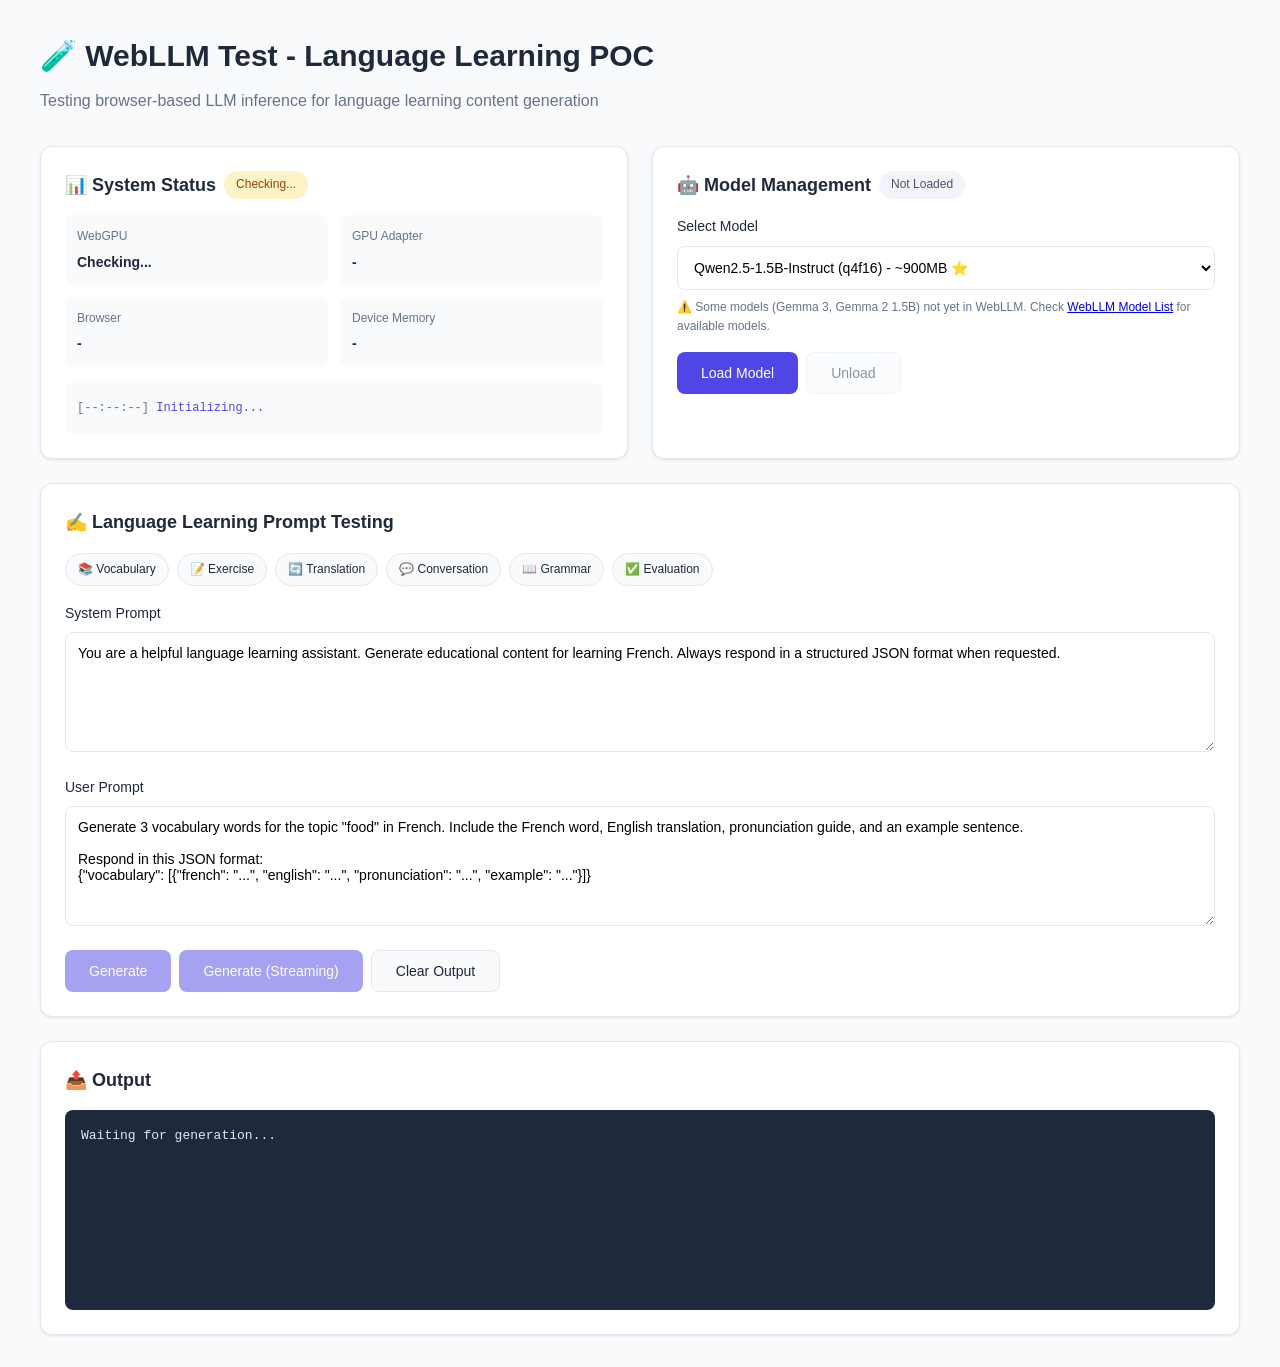
<file: poc/browser-ai/webllm-test/index.html>
<!DOCTYPE html>
<html lang="en">
<head>
    <meta charset="UTF-8">
    <meta name="viewport" content="width=device-width, initial-scale=1.0">
    <title>WebLLM Test - Language Learning POC</title>
    <style>
        :root {
            --primary: #4f46e5;
            --primary-hover: #4338ca;
            --success: #10b981;
            --warning: #f59e0b;
            --error: #ef4444;
            --bg: #f8fafc;
            --card-bg: #ffffff;
            --text: #1e293b;
            --text-muted: #64748b;
            --border: #e2e8f0;
        }
        
        * {
            box-sizing: border-box;
            margin: 0;
            padding: 0;
        }
        
        body {
            font-family: -apple-system, BlinkMacSystemFont, 'Segoe UI', Roboto, Oxygen, Ubuntu, sans-serif;
            background: var(--bg);
            color: var(--text);
            line-height: 1.6;
            padding: 2rem;
        }
        
        .container {
            max-width: 1200px;
            margin: 0 auto;
        }
        
        h1 {
            font-size: 1.875rem;
            margin-bottom: 0.5rem;
        }
        
        .subtitle {
            color: var(--text-muted);
            margin-bottom: 2rem;
        }
        
        .grid {
            display: grid;
            grid-template-columns: 1fr 1fr;
            gap: 1.5rem;
        }
        
        @media (max-width: 900px) {
            .grid {
                grid-template-columns: 1fr;
            }
        }
        
        .card {
            background: var(--card-bg);
            border-radius: 0.75rem;
            padding: 1.5rem;
            box-shadow: 0 1px 3px rgba(0, 0, 0, 0.1);
            border: 1px solid var(--border);
        }
        
        .card-title {
            font-size: 1.125rem;
            font-weight: 600;
            margin-bottom: 1rem;
            display: flex;
            align-items: center;
            gap: 0.5rem;
        }
        
        .status-badge {
            display: inline-flex;
            align-items: center;
            padding: 0.25rem 0.75rem;
            border-radius: 9999px;
            font-size: 0.75rem;
            font-weight: 500;
        }
        
        .status-badge.loading {
            background: #fef3c7;
            color: #92400e;
        }
        
        .status-badge.ready {
            background: #d1fae5;
            color: #065f46;
        }
        
        .status-badge.error {
            background: #fee2e2;
            color: #991b1b;
        }
        
        .status-badge.not-supported {
            background: #f1f5f9;
            color: #475569;
        }
        
        .info-grid {
            display: grid;
            grid-template-columns: repeat(2, 1fr);
            gap: 0.75rem;
            margin-bottom: 1rem;
        }
        
        .info-item {
            background: var(--bg);
            padding: 0.75rem;
            border-radius: 0.5rem;
        }
        
        .info-label {
            font-size: 0.75rem;
            color: var(--text-muted);
            margin-bottom: 0.25rem;
        }
        
        .info-value {
            font-weight: 600;
            font-size: 0.875rem;
        }
        
        .progress-container {
            margin: 1rem 0;
        }
        
        .progress-bar {
            width: 100%;
            height: 0.5rem;
            background: var(--border);
            border-radius: 9999px;
            overflow: hidden;
        }
        
        .progress-fill {
            height: 100%;
            background: var(--primary);
            transition: width 0.3s ease;
            border-radius: 9999px;
        }
        
        .progress-text {
            font-size: 0.875rem;
            color: var(--text-muted);
            margin-top: 0.5rem;
            text-align: center;
        }
        
        button {
            background: var(--primary);
            color: white;
            border: none;
            padding: 0.75rem 1.5rem;
            border-radius: 0.5rem;
            font-size: 0.875rem;
            font-weight: 500;
            cursor: pointer;
            transition: background 0.2s;
        }
        
        button:hover:not(:disabled) {
            background: var(--primary-hover);
        }
        
        button:disabled {
            opacity: 0.5;
            cursor: not-allowed;
        }
        
        button.secondary {
            background: var(--bg);
            color: var(--text);
            border: 1px solid var(--border);
        }
        
        button.secondary:hover:not(:disabled) {
            background: var(--border);
        }
        
        .button-group {
            display: flex;
            gap: 0.5rem;
            flex-wrap: wrap;
        }
        
        select, textarea {
            width: 100%;
            padding: 0.75rem;
            border: 1px solid var(--border);
            border-radius: 0.5rem;
            font-size: 0.875rem;
            font-family: inherit;
            background: var(--card-bg);
        }
        
        textarea {
            min-height: 120px;
            resize: vertical;
        }
        
        .form-group {
            margin-bottom: 1rem;
        }
        
        .form-group label {
            display: block;
            font-size: 0.875rem;
            font-weight: 500;
            margin-bottom: 0.5rem;
        }
        
        .output-box {
            background: #1e293b;
            color: #e2e8f0;
            padding: 1rem;
            border-radius: 0.5rem;
            font-family: 'Monaco', 'Menlo', monospace;
            font-size: 0.8125rem;
            line-height: 1.6;
            white-space: pre-wrap;
            word-break: break-word;
            max-height: 400px;
            overflow-y: auto;
            min-height: 200px;
        }
        
        .output-box.streaming {
            border: 2px solid var(--primary);
        }
        
        .metrics {
            display: flex;
            gap: 1.5rem;
            margin-top: 1rem;
            padding-top: 1rem;
            border-top: 1px solid var(--border);
            flex-wrap: wrap;
        }
        
        .metric {
            text-align: center;
        }
        
        .metric-value {
            font-size: 1.5rem;
            font-weight: 700;
            color: var(--primary);
        }
        
        .metric-label {
            font-size: 0.75rem;
            color: var(--text-muted);
        }
        
        .prompt-templates {
            display: flex;
            flex-wrap: wrap;
            gap: 0.5rem;
            margin-bottom: 1rem;
        }
        
        .prompt-chip {
            padding: 0.375rem 0.75rem;
            background: var(--bg);
            border: 1px solid var(--border);
            border-radius: 9999px;
            font-size: 0.75rem;
            cursor: pointer;
            transition: all 0.2s;
        }
        
        .prompt-chip:hover {
            background: var(--primary);
            color: white;
            border-color: var(--primary);
        }
        
        .logs {
            font-family: 'Monaco', 'Menlo', monospace;
            font-size: 0.75rem;
            background: var(--bg);
            padding: 0.75rem;
            border-radius: 0.5rem;
            max-height: 200px;
            overflow-y: auto;
            margin-top: 1rem;
        }
        
        .log-entry {
            padding: 0.25rem 0;
            border-bottom: 1px solid var(--border);
        }
        
        .log-entry:last-child {
            border-bottom: none;
        }
        
        .log-time {
            color: var(--text-muted);
        }
        
        .log-info { color: var(--primary); }
        .log-success { color: var(--success); }
        .log-warning { color: var(--warning); }
        .log-error { color: var(--error); }
        
        .full-width {
            grid-column: 1 / -1;
        }
        
        .hidden {
            display: none !important;
        }
    </style>
</head>
<body>
    <div class="container">
        <h1>🧪 WebLLM Test - Language Learning POC</h1>
        <p class="subtitle">Testing browser-based LLM inference for language learning content generation</p>
        
        <div class="grid">
            <!-- System Status Card -->
            <div class="card">
                <div class="card-title">
                    📊 System Status
                    <span id="webgpu-status" class="status-badge loading">Checking...</span>
                </div>
                
                <div class="info-grid">
                    <div class="info-item">
                        <div class="info-label">WebGPU</div>
                        <div class="info-value" id="webgpu-support">Checking...</div>
                    </div>
                    <div class="info-item">
                        <div class="info-label">GPU Adapter</div>
                        <div class="info-value" id="gpu-adapter">-</div>
                    </div>
                    <div class="info-item">
                        <div class="info-label">Browser</div>
                        <div class="info-value" id="browser-info">-</div>
                    </div>
                    <div class="info-item">
                        <div class="info-label">Device Memory</div>
                        <div class="info-value" id="device-memory">-</div>
                    </div>
                </div>
                
                <div class="logs" id="logs">
                    <div class="log-entry"><span class="log-time">[--:--:--]</span> <span class="log-info">Initializing...</span></div>
                </div>
            </div>
            
            <!-- Model Management Card -->
            <div class="card">
                <div class="card-title">
                    🤖 Model Management
                    <span id="model-status" class="status-badge not-supported">Not Loaded</span>
                </div>
                
                <div class="form-group">
                    <label for="model-select">Select Model</label>
                    <select id="model-select">
                        <optgroup label="Smaller Models (Firefox-friendly)">
                            <option value="Qwen2.5-0.5B-Instruct-q4f16_1-MLC">Qwen2.5-0.5B-Instruct (q4f16) - ~400MB</option>
                            <option value="SmolLM2-360M-Instruct-q4f16_1-MLC">SmolLM2-360M-Instruct (q4f16) - ~250MB</option>
                        </optgroup>
                        <optgroup label="Medium Models (~1-2B)">
                            <option value="Qwen2.5-1.5B-Instruct-q4f16_1-MLC" selected>Qwen2.5-1.5B-Instruct (q4f16) - ~900MB ⭐</option>
                            <option value="Qwen3-1.7B-q4f16_1-MLC">Qwen3-1.7B (q4f16) - ~1GB</option>
                            <option value="Llama-3.2-1B-Instruct-q4f16_1-MLC">Llama-3.2-1B-Instruct (q4f16) - ~800MB</option>
                            <option value="gemma-2-2b-it-q4f16_1-MLC">Gemma-2-2B-IT (q4f16) - ~1.5GB</option>
                            <option value="SmolLM2-1.7B-Instruct-q4f16_1-MLC">SmolLM2-1.7B-Instruct (q4f16) - ~1GB</option>
                        </optgroup>
                        <optgroup label="Larger Models (Chrome recommended)">
                            <option value="Llama-3.2-3B-Instruct-q4f16_1-MLC">Llama-3.2-3B-Instruct (q4f16) - ~2GB</option>
                            <option value="Phi-3.5-mini-instruct-q4f16_1-MLC">Phi-3.5-mini-instruct (q4f16) - ~2.2GB</option>
                        </optgroup>
                    </select>
                    <p style="font-size: 0.75rem; color: var(--text-muted); margin-top: 0.5rem;">
                        ⚠️ Some models (Gemma 3, Gemma 2 1.5B) not yet in WebLLM. Check 
                        <a href="https://mlc.ai/web-llm/#702-models" target="_blank">WebLLM Model List</a> for available models.
                    </p>
                </div>
                
                <div class="progress-container" id="download-progress-container" style="display: none;">
                    <div class="progress-bar">
                        <div class="progress-fill" id="download-progress" style="width: 0%"></div>
                    </div>
                    <div class="progress-text" id="download-text">Preparing download...</div>
                </div>
                
                <div class="button-group">
                    <button id="load-btn" onclick="loadModel()">Load Model</button>
                    <button id="unload-btn" class="secondary" onclick="unloadModel()" disabled>Unload</button>
                </div>
            </div>
            
            <!-- Prompt Testing Card -->
            <div class="card full-width">
                <div class="card-title">✍️ Language Learning Prompt Testing</div>
                
                <div class="prompt-templates">
                    <span class="prompt-chip" onclick="setPrompt('vocabulary')">📚 Vocabulary</span>
                    <span class="prompt-chip" onclick="setPrompt('exercise')">📝 Exercise</span>
                    <span class="prompt-chip" onclick="setPrompt('translation')">🔄 Translation</span>
                    <span class="prompt-chip" onclick="setPrompt('conversation')">💬 Conversation</span>
                    <span class="prompt-chip" onclick="setPrompt('grammar')">📖 Grammar</span>
                    <span class="prompt-chip" onclick="setPrompt('evaluation')">✅ Evaluation</span>
                </div>
                
                <div class="form-group">
                    <label for="system-prompt">System Prompt</label>
                    <textarea id="system-prompt" placeholder="Enter system prompt...">You are a helpful language learning assistant. Generate educational content for learning French. Always respond in a structured JSON format when requested.</textarea>
                </div>
                
                <div class="form-group">
                    <label for="user-prompt">User Prompt</label>
                    <textarea id="user-prompt" placeholder="Enter user prompt...">Generate 3 vocabulary words for the topic "food" in French. Include the French word, English translation, pronunciation guide, and an example sentence.

Respond in this JSON format:
{"vocabulary": [{"french": "...", "english": "...", "pronunciation": "...", "example": "..."}]}</textarea>
                </div>
                
                <div class="button-group">
                    <button id="generate-btn" onclick="generate()" disabled>Generate</button>
                    <button id="stream-btn" onclick="generateStream()" disabled>Generate (Streaming)</button>
                    <button class="secondary" onclick="clearOutput()">Clear Output</button>
                </div>
            </div>
            
            <!-- Output Card -->
            <div class="card full-width">
                <div class="card-title">
                    📤 Output
                    <span id="output-status" class="status-badge" style="display: none;">Generating...</span>
                </div>
                
                <div class="output-box" id="output">Waiting for generation...</div>
                
                <div class="metrics" id="metrics" style="display: none;">
                    <div class="metric">
                        <div class="metric-value" id="metric-tokens">-</div>
                        <div class="metric-label">Tokens Generated</div>
                    </div>
                    <div class="metric">
                        <div class="metric-value" id="metric-time">-</div>
                        <div class="metric-label">Time (ms)</div>
                    </div>
                    <div class="metric">
                        <div class="metric-value" id="metric-speed">-</div>
                        <div class="metric-label">Tokens/sec</div>
                    </div>
                    <div class="metric">
                        <div class="metric-value" id="metric-first">-</div>
                        <div class="metric-label">First Token (ms)</div>
                    </div>
                </div>
            </div>
        </div>
    </div>

    <!-- WebLLM Script (loaded from CDN) -->
    <script type="module">
        import * as webllm from 'https://esm.run/@mlc-ai/web-llm';
        
        // Make webllm available globally
        window.webllm = webllm;
        window.engine = null;
        
        // Prompt templates for language learning
        window.promptTemplates = {
            vocabulary: {
                system: 'You are a helpful language learning assistant. Generate vocabulary content for learning French. Always respond in valid JSON format.',
                user: `Generate 5 vocabulary words for the topic "kitchen items" in French.

For each word include: French word, English translation, pronunciation guide (IPA), gender (m/f), and an example sentence.

Respond ONLY with this JSON format:
{"vocabulary": [{"french": "...", "english": "...", "pronunciation": "...", "gender": "...", "example": "..."}]}`
            },
            exercise: {
                system: 'You are a language learning exercise generator. Create fill-in-the-blank exercises for French learners at A2 level. Respond only in valid JSON.',
                user: `Create 3 fill-in-the-blank exercises about French past tense (passé composé).

Each exercise should have a sentence with one blank (marked with ___), the correct answer, and a hint.

Respond ONLY with this JSON format:
{"exercises": [{"sentence": "Hier, j'___ un film.", "answer": "ai regardé", "hint": "regarder (to watch)"}]}`
            },
            translation: {
                system: 'You are a translation assistant for language learners. Provide translations with explanations.',
                user: `Translate these 3 English sentences to French and explain any grammar points:

1. "I have been living in Paris for two years."
2. "If I had known, I would have come."
3. "She wants me to help her."

Respond in JSON format:
{"translations": [{"english": "...", "french": "...", "explanation": "..."}]}`
            },
            conversation: {
                system: 'You are a French conversation tutor. Create realistic dialogue scenarios for practice.',
                user: `Create a short conversation (4-6 exchanges) between a customer and a waiter at a French restaurant.

Include both French dialogue and English translations.

Respond in JSON format:
{"scenario": "At a restaurant", "dialogue": [{"speaker": "Waiter", "french": "...", "english": "..."}]}`
            },
            grammar: {
                system: 'You are a French grammar teacher. Explain grammar concepts clearly with examples.',
                user: `Explain the difference between "passé composé" and "imparfait" in French.

Provide:
1. Brief explanation of each tense
2. When to use each
3. 2 example sentences for each

Respond in JSON format:
{"topic": "...", "explanation": {...}, "examples": [...]}`
            },
            evaluation: {
                system: 'You are a language learning evaluator. Assess student responses and provide feedback.',
                user: `Evaluate this student's French translation:

Original English: "I would like to buy some bread"
Student's answer: "Je voudrais achete du pain"
Correct answer: "Je voudrais acheter du pain"

Provide:
1. Score (0-100)
2. Whether it's correct
3. Specific feedback on errors
4. Tips for improvement

Respond in JSON format:
{"score": 85, "correct": false, "feedback": "...", "tips": ["..."]}`
            }
        };
        
        // Initialize on page load
        document.addEventListener('DOMContentLoaded', async () => {
            await checkSystemCapabilities();
        });
    </script>
    
    <script>
        // Logging utility
        function log(message, type = 'info') {
            const logs = document.getElementById('logs');
            const time = new Date().toLocaleTimeString();
            const entry = document.createElement('div');
            entry.className = 'log-entry';
            entry.innerHTML = `<span class="log-time">[${time}]</span> <span class="log-${type}">${message}</span>`;
            logs.appendChild(entry);
            logs.scrollTop = logs.scrollHeight;
            console.log(`[${type.toUpperCase()}] ${message}`);
        }
        
        // Check system capabilities
        async function checkSystemCapabilities() {
            log('Checking system capabilities...');
            
            // Browser info
            const browserInfo = navigator.userAgent.match(/(Chrome|Firefox|Safari|Edge)\/[\d.]+/)?.[0] || 'Unknown';
            document.getElementById('browser-info').textContent = browserInfo;
            
            // Device memory
            const memory = navigator.deviceMemory;
            document.getElementById('device-memory').textContent = memory ? `${memory} GB` : 'Unknown';
            
            // Check WebGPU
            if (!navigator.gpu) {
                document.getElementById('webgpu-support').textContent = 'Not Available';
                document.getElementById('webgpu-status').textContent = 'Not Supported';
                document.getElementById('webgpu-status').className = 'status-badge error';
                log('WebGPU is not available in this browser', 'error');
                return;
            }
            
            try {
                const adapter = await navigator.gpu.requestAdapter();
                if (!adapter) {
                    throw new Error('No GPU adapter found');
                }
                
                // Handle different WebGPU implementations - some use requestAdapterInfo(), others have adapter.info
                let adapterInfo;
                if (typeof adapter.requestAdapterInfo === 'function') {
                    adapterInfo = await adapter.requestAdapterInfo();
                } else if (adapter.info) {
                    adapterInfo = adapter.info;
                } else {
                    adapterInfo = { description: 'Unknown', vendor: 'Unknown' };
                }
                
                document.getElementById('webgpu-support').textContent = 'Available ✓';
                document.getElementById('gpu-adapter').textContent = adapterInfo.description || adapterInfo.vendor || 'Unknown GPU';
                document.getElementById('webgpu-status').textContent = 'Ready';
                document.getElementById('webgpu-status').className = 'status-badge ready';
                
                log(`WebGPU available: ${adapterInfo.description || adapterInfo.vendor}`, 'success');
                
            } catch (e) {
                document.getElementById('webgpu-support').textContent = 'Error';
                document.getElementById('webgpu-status').textContent = 'Error';
                document.getElementById('webgpu-status').className = 'status-badge error';
                log(`WebGPU error: ${e.message}`, 'error');
            }
        }
        
        // Load model
        async function loadModel() {
            const modelId = document.getElementById('model-select').value;
            const loadBtn = document.getElementById('load-btn');
            const unloadBtn = document.getElementById('unload-btn');
            const generateBtn = document.getElementById('generate-btn');
            const streamBtn = document.getElementById('stream-btn');
            const progressContainer = document.getElementById('download-progress-container');
            const progressFill = document.getElementById('download-progress');
            const progressText = document.getElementById('download-text');
            const modelStatus = document.getElementById('model-status');
            
            loadBtn.disabled = true;
            progressContainer.style.display = 'block';
            modelStatus.textContent = 'Loading...';
            modelStatus.className = 'status-badge loading';
            
            log(`Loading model: ${modelId}...`);
            
            try {
                const initProgressCallback = (progress) => {
                    const percentage = Math.round(progress.progress * 100);
                    progressFill.style.width = `${percentage}%`;
                    progressText.textContent = progress.text || `Loading... ${percentage}%`;
                    
                    if (progress.text) {
                        log(progress.text);
                    }
                };
                
                window.engine = await window.webllm.CreateMLCEngine(modelId, {
                    initProgressCallback
                });
                
                modelStatus.textContent = 'Ready';
                modelStatus.className = 'status-badge ready';
                unloadBtn.disabled = false;
                generateBtn.disabled = false;
                streamBtn.disabled = false;
                
                log(`Model loaded successfully: ${modelId}`, 'success');
                
            } catch (e) {
                modelStatus.textContent = 'Error';
                modelStatus.className = 'status-badge error';
                log(`Failed to load model: ${e.message}`, 'error');
                loadBtn.disabled = false;
            }
            
            progressContainer.style.display = 'none';
        }
        
        // Unload model
        async function unloadModel() {
            if (window.engine) {
                await window.engine.unload();
                window.engine = null;
                
                document.getElementById('model-status').textContent = 'Not Loaded';
                document.getElementById('model-status').className = 'status-badge not-supported';
                document.getElementById('unload-btn').disabled = true;
                document.getElementById('generate-btn').disabled = true;
                document.getElementById('stream-btn').disabled = true;
                document.getElementById('load-btn').disabled = false;
                
                log('Model unloaded', 'info');
            }
        }
        
        // Set prompt template
        function setPrompt(templateName) {
            const template = window.promptTemplates[templateName];
            if (template) {
                document.getElementById('system-prompt').value = template.system;
                document.getElementById('user-prompt').value = template.user;
                log(`Loaded prompt template: ${templateName}`);
            }
        }
        
        // Generate (non-streaming)
        async function generate() {
            if (!window.engine) {
                log('Model not loaded', 'error');
                return;
            }
            
            const systemPrompt = document.getElementById('system-prompt').value;
            const userPrompt = document.getElementById('user-prompt').value;
            const output = document.getElementById('output');
            const outputStatus = document.getElementById('output-status');
            const metrics = document.getElementById('metrics');
            
            output.textContent = 'Generating...';
            output.classList.remove('streaming');
            outputStatus.style.display = 'inline-flex';
            outputStatus.textContent = 'Generating...';
            outputStatus.className = 'status-badge loading';
            metrics.style.display = 'none';
            
            document.getElementById('generate-btn').disabled = true;
            document.getElementById('stream-btn').disabled = true;
            
            log('Starting generation...');
            const startTime = performance.now();
            
            try {
                const response = await window.engine.chat.completions.create({
                    messages: [
                        { role: 'system', content: systemPrompt },
                        { role: 'user', content: userPrompt }
                    ],
                    max_tokens: 1024,
                    temperature: 0.7
                });
                
                const endTime = performance.now();
                const totalTime = Math.round(endTime - startTime);
                const text = response.choices[0].message.content;
                const tokens = response.usage?.completion_tokens || text.split(/\s+/).length;
                const tokensPerSec = (tokens / (totalTime / 1000)).toFixed(1);
                
                output.textContent = text;
                outputStatus.textContent = 'Complete';
                outputStatus.className = 'status-badge ready';
                
                // Show metrics
                metrics.style.display = 'flex';
                document.getElementById('metric-tokens').textContent = tokens;
                document.getElementById('metric-time').textContent = totalTime;
                document.getElementById('metric-speed').textContent = tokensPerSec;
                document.getElementById('metric-first').textContent = '-';
                
                log(`Generation complete: ${tokens} tokens in ${totalTime}ms (${tokensPerSec} tok/s)`, 'success');
                
            } catch (e) {
                output.textContent = `Error: ${e.message}`;
                outputStatus.textContent = 'Error';
                outputStatus.className = 'status-badge error';
                log(`Generation failed: ${e.message}`, 'error');
            }
            
            document.getElementById('generate-btn').disabled = false;
            document.getElementById('stream-btn').disabled = false;
        }
        
        // Generate (streaming)
        async function generateStream() {
            if (!window.engine) {
                log('Model not loaded', 'error');
                return;
            }
            
            const systemPrompt = document.getElementById('system-prompt').value;
            const userPrompt = document.getElementById('user-prompt').value;
            const output = document.getElementById('output');
            const outputStatus = document.getElementById('output-status');
            const metrics = document.getElementById('metrics');
            
            output.textContent = '';
            output.classList.add('streaming');
            outputStatus.style.display = 'inline-flex';
            outputStatus.textContent = 'Streaming...';
            outputStatus.className = 'status-badge loading';
            metrics.style.display = 'none';
            
            document.getElementById('generate-btn').disabled = true;
            document.getElementById('stream-btn').disabled = true;
            
            log('Starting streaming generation...');
            const startTime = performance.now();
            let firstTokenTime = null;
            let tokenCount = 0;
            
            try {
                const stream = await window.engine.chat.completions.create({
                    messages: [
                        { role: 'system', content: systemPrompt },
                        { role: 'user', content: userPrompt }
                    ],
                    max_tokens: 1024,
                    temperature: 0.7,
                    stream: true
                });
                
                for await (const chunk of stream) {
                    const delta = chunk.choices[0]?.delta?.content || '';
                    if (delta) {
                        if (firstTokenTime === null) {
                            firstTokenTime = performance.now() - startTime;
                        }
                        output.textContent += delta;
                        tokenCount++;
                    }
                }
                
                const endTime = performance.now();
                const totalTime = Math.round(endTime - startTime);
                const tokensPerSec = (tokenCount / (totalTime / 1000)).toFixed(1);
                
                output.classList.remove('streaming');
                outputStatus.textContent = 'Complete';
                outputStatus.className = 'status-badge ready';
                
                // Show metrics
                metrics.style.display = 'flex';
                document.getElementById('metric-tokens').textContent = tokenCount;
                document.getElementById('metric-time').textContent = totalTime;
                document.getElementById('metric-speed').textContent = tokensPerSec;
                document.getElementById('metric-first').textContent = Math.round(firstTokenTime || 0);
                
                log(`Streaming complete: ${tokenCount} chunks in ${totalTime}ms (${tokensPerSec} tok/s, first token: ${Math.round(firstTokenTime || 0)}ms)`, 'success');
                
            } catch (e) {
                output.textContent = `Error: ${e.message}`;
                output.classList.remove('streaming');
                outputStatus.textContent = 'Error';
                outputStatus.className = 'status-badge error';
                log(`Streaming failed: ${e.message}`, 'error');
            }
            
            document.getElementById('generate-btn').disabled = false;
            document.getElementById('stream-btn').disabled = false;
        }
        
        // Clear output
        function clearOutput() {
            document.getElementById('output').textContent = 'Waiting for generation...';
            document.getElementById('output').classList.remove('streaming');
            document.getElementById('output-status').style.display = 'none';
            document.getElementById('metrics').style.display = 'none';
        }
    </script>
</body>
</html>
</file>
<file: frontend/css/main.css>
/* Main CSS - Language Learning Platform */
/* ======================================= */

/* ==================== Demo Mode ==================== */
.demo-mode-banner {
    position: fixed;
    top: 0;
    left: 0;
    right: 0;
    z-index: 10000;
    background: linear-gradient(90deg, #f59e0b, #d97706);
    color: white;
    padding: 0.5rem 1rem;
    display: flex;
    justify-content: center;
    align-items: center;
    gap: 1rem;
    font-size: 0.875rem;
    font-weight: 500;
    box-shadow: 0 2px 4px rgba(0, 0, 0, 0.1);
}

.demo-mode-banner span {
    display: flex;
    align-items: center;
    gap: 0.5rem;
}

.demo-mode-banner button {
    background: rgba(255, 255, 255, 0.2);
    border: 1px solid rgba(255, 255, 255, 0.3);
    color: white;
    padding: 0.25rem 0.75rem;
    border-radius: 4px;
    cursor: pointer;
    font-size: 0.75rem;
    transition: background 0.2s;
}

.demo-mode-banner button:hover {
    background: rgba(255, 255, 255, 0.3);
}

/* Adjust layout when demo banner is visible */
body.demo-mode {
    padding-top: 40px;
}

body.demo-mode .navbar {
    top: 40px;
}

/* Hide unsupported features in demo mode */
body.demo-mode .demo-hide,
body.demo-mode [data-demo-hide="true"] {
    display: none !important;
}

/* Disable unsupported features in demo mode */
body.demo-mode .demo-disable,
body.demo-mode [data-demo-disable="true"] {
    opacity: 0.5;
    pointer-events: none;
    cursor: not-allowed;
}

/* Demo mode badge for navigation */
.demo-badge {
    display: none;
    background: #f59e0b;
    color: white;
    font-size: 0.625rem;
    padding: 0.125rem 0.375rem;
    border-radius: 9999px;
    margin-left: 0.5rem;
    text-transform: uppercase;
    font-weight: 600;
}

body.demo-mode .demo-badge {
    display: inline-block;
}

/* CSS Variables */
:root {
    /* Colors */
    --primary-color: #4f46e5;
    --primary-hover: #4338ca;
    --secondary-color: #10b981;
    --secondary-hover: #059669;
    --accent-color: #f59e0b;
    --danger-color: #ef4444;
    --success-color: #22c55e;
    
    /* Neutrals */
    --bg-color: #f8fafc;
    --surface-color: #ffffff;
    --border-color: #e2e8f0;
    --text-primary: #1e293b;
    --text-secondary: #64748b;
    --text-muted: #94a3b8;
    
    /* Dark Mode Colors (used in .dark-mode) */
    --dark-bg-color: #0f172a;
    --dark-surface-color: #1e293b;
    --dark-border-color: #334155;
    --dark-text-primary: #f1f5f9;
    --dark-text-secondary: #94a3b8;
    --dark-text-muted: #64748b;
    
    /* Typography */
    --font-family: -apple-system, BlinkMacSystemFont, 'Segoe UI', Roboto, 'Helvetica Neue', Arial, sans-serif;
    --font-size-xs: 0.75rem;
    --font-size-sm: 0.875rem;
    --font-size-base: 1rem;
    --font-size-lg: 1.125rem;
    --font-size-xl: 1.25rem;
    --font-size-2xl: 1.5rem;
    --font-size-3xl: 2rem;
    
    /* Spacing */
    --spacing-xs: 0.25rem;
    --spacing-sm: 0.5rem;
    --spacing-md: 1rem;
    --spacing-lg: 1.5rem;
    --spacing-xl: 2rem;
    --spacing-2xl: 3rem;
    
    /* Border Radius */
    --radius-sm: 0.25rem;
    --radius-md: 0.5rem;
    --radius-lg: 1rem;
    --radius-full: 9999px;
    
    /* Shadows */
    --shadow-sm: 0 1px 2px 0 rgb(0 0 0 / 0.05);
    --shadow-md: 0 4px 6px -1px rgb(0 0 0 / 0.1);
    --shadow-lg: 0 10px 15px -3px rgb(0 0 0 / 0.1);
    
    /* Transitions */
    --transition-fast: 150ms ease;
    --transition-base: 200ms ease;
    --transition-slow: 300ms ease;
}

/* Reset & Base */
*, *::before, *::after {
    box-sizing: border-box;
    margin: 0;
    padding: 0;
}

html {
    font-size: 16px;
    scroll-behavior: smooth;
}

body {
    font-family: var(--font-family);
    font-size: var(--font-size-base);
    line-height: 1.6;
    color: var(--text-primary);
    background-color: var(--bg-color);
    min-height: 100vh;
}

/* App Container */
#app {
    display: flex;
    flex-direction: column;
    min-height: 100vh;
}

/* Main Content */
.main-content {
    flex: 1;
    padding: var(--spacing-xl);
    max-width: 1400px;
    margin: 0 auto;
    width: 100%;
}

/* Page Sections */
.page {
    display: block;
}

.page.hidden {
    display: none;
}

.page-header {
    margin-bottom: var(--spacing-xl);
}

.page-header h1 {
    font-size: var(--font-size-3xl);
    font-weight: 700;
    color: var(--text-primary);
    margin-bottom: var(--spacing-sm);
}

.page-header p {
    color: var(--text-secondary);
    font-size: var(--font-size-lg);
}

/* Typography */
h1, h2, h3, h4, h5, h6 {
    font-weight: 600;
    line-height: 1.3;
    color: var(--text-primary);
}

h2 {
    font-size: var(--font-size-2xl);
    margin-bottom: var(--spacing-lg);
}

h3 {
    font-size: var(--font-size-xl);
    margin-bottom: var(--spacing-md);
}

/* Buttons */
.btn {
    display: inline-flex;
    align-items: center;
    justify-content: center;
    gap: var(--spacing-sm);
    padding: var(--spacing-sm) var(--spacing-lg);
    font-size: var(--font-size-base);
    font-weight: 500;
    border-radius: var(--radius-md);
    border: none;
    cursor: pointer;
    transition: all var(--transition-fast);
    text-decoration: none;
}

.btn:disabled {
    opacity: 0.5;
    cursor: not-allowed;
}

.btn-primary {
    background-color: var(--primary-color);
    color: white;
}

.btn-primary:hover:not(:disabled) {
    background-color: var(--primary-hover);
}

.btn-secondary {
    background-color: var(--surface-color);
    color: var(--text-primary);
    border: 1px solid var(--border-color);
}

.btn-secondary:hover:not(:disabled) {
    background-color: var(--bg-color);
}

.btn-success {
    background-color: var(--success-color);
    color: white;
}

.btn-danger {
    background-color: var(--danger-color);
    color: white;
}

/* Loading State */
.loading {
    display: flex;
    flex-direction: column;
    align-items: center;
    justify-content: center;
    padding: var(--spacing-2xl);
    gap: var(--spacing-md);
}

.loading.hidden {
    display: none;
}

.spinner {
    width: 40px;
    height: 40px;
    border: 3px solid var(--border-color);
    border-top-color: var(--primary-color);
    border-radius: 50%;
    animation: spin 1s linear infinite;
}

@keyframes spin {
    to { transform: rotate(360deg); }
}

/* Hidden utility */
.hidden {
    display: none !important;
}

/* Grids */
.goals-grid {
    display: grid;
    grid-template-columns: repeat(auto-fit, minmax(250px, 1fr));
    gap: var(--spacing-lg);
}

.action-cards {
    display: grid;
    grid-template-columns: repeat(auto-fit, minmax(200px, 1fr));
    gap: var(--spacing-lg);
}

/* Action Cards */
.action-card {
    background: var(--surface-color);
    padding: var(--spacing-xl);
    border-radius: var(--radius-lg);
    text-align: center;
    cursor: pointer;
    transition: all var(--transition-base);
    border: 2px solid var(--border-color);
    box-shadow: var(--shadow-sm);
}

.action-card:hover {
    border-color: var(--primary-color);
    transform: translateY(-2px);
    box-shadow: var(--shadow-md);
}

.action-card .icon {
    font-size: 2.5rem;
    display: block;
    margin-bottom: var(--spacing-md);
}

.action-card h3 {
    font-size: var(--font-size-lg);
    margin-bottom: var(--spacing-xs);
}

.action-card p {
    font-size: var(--font-size-sm);
    color: var(--text-secondary);
    margin: 0;
}

.lessons-grid {
    display: grid;
    grid-template-columns: repeat(auto-fit, minmax(300px, 1fr));
    gap: var(--spacing-lg);
}

.vocabulary-grid {
    display: grid;
    grid-template-columns: repeat(auto-fit, minmax(280px, 1fr));
    gap: var(--spacing-md);
}

/* Sections */
.goals-section,
.quick-actions,
.progress-section {
    margin-bottom: var(--spacing-2xl);
}

/* Progress Stats */
.progress-stats {
    display: grid;
    grid-template-columns: repeat(auto-fit, minmax(180px, 1fr));
    gap: var(--spacing-lg);
    margin-bottom: var(--spacing-2xl);
}

.stat-card {
    background: var(--surface-color);
    padding: var(--spacing-xl);
    border-radius: var(--radius-lg);
    text-align: center;
    box-shadow: var(--shadow-sm);
    border: 1px solid var(--border-color);
}

.stat-value {
    display: block;
    font-size: var(--font-size-3xl);
    font-weight: 700;
    color: var(--primary-color);
    margin-bottom: var(--spacing-xs);
}

.stat-label {
    font-size: var(--font-size-sm);
    color: var(--text-secondary);
}

/* Activity List */
.activity-list {
    background: var(--surface-color);
    border-radius: var(--radius-lg);
    border: 1px solid var(--border-color);
    overflow: hidden;
}

.activity-item {
    display: flex;
    align-items: center;
    gap: var(--spacing-md);
    padding: var(--spacing-md) var(--spacing-lg);
    border-bottom: 1px solid var(--border-color);
}

.activity-item:last-child {
    border-bottom: none;
}

.activity-icon {
    font-size: var(--font-size-xl);
}

.activity-content {
    flex: 1;
}

.activity-title {
    font-weight: 500;
    color: var(--text-primary);
}

.activity-time {
    font-size: var(--font-size-sm);
    color: var(--text-muted);
}

/* Exercise Types Grid */
.exercise-types {
    display: grid;
    grid-template-columns: repeat(auto-fit, minmax(200px, 1fr));
    gap: var(--spacing-lg);
    margin-bottom: var(--spacing-xl);
}

.exercise-type-card {
    background: var(--surface-color);
    padding: var(--spacing-xl);
    border-radius: var(--radius-lg);
    text-align: center;
    cursor: pointer;
    transition: all var(--transition-base);
    border: 2px solid var(--border-color);
}

.exercise-type-card:hover {
    border-color: var(--primary-color);
    transform: translateY(-2px);
    box-shadow: var(--shadow-md);
}

.exercise-type-card .icon {
    font-size: 2.5rem;
    display: block;
    margin-bottom: var(--spacing-md);
}

.exercise-type-card h3 {
    font-size: var(--font-size-lg);
    margin-bottom: var(--spacing-xs);
}

.exercise-type-card p {
    font-size: var(--font-size-sm);
    color: var(--text-secondary);
}

/* Exercise Area */
.exercise-area {
    background: var(--surface-color);
    padding: var(--spacing-xl);
    border-radius: var(--radius-lg);
    border: 1px solid var(--border-color);
}

/* Modal */
.modal-container {
    position: fixed;
    inset: 0;
    z-index: 1000;
    display: flex;
    align-items: center;
    justify-content: center;
}

.modal-container.hidden {
    display: none;
}

.modal-backdrop {
    position: absolute;
    inset: 0;
    background: rgba(0, 0, 0, 0.5);
}

.modal-content {
    position: relative;
    background: var(--surface-color);
    padding: var(--spacing-xl);
    border-radius: var(--radius-lg);
    max-width: 600px;
    width: 90%;
    max-height: 90vh;
    overflow-y: auto;
    box-shadow: var(--shadow-lg);
}

/* Toast Notifications */
.toast-container {
    position: fixed;
    bottom: var(--spacing-xl);
    right: var(--spacing-xl);
    z-index: 1100;
    display: flex;
    flex-direction: column;
    gap: var(--spacing-sm);
}

.toast {
    background: var(--surface-color);
    padding: var(--spacing-md) var(--spacing-lg);
    border-radius: var(--radius-md);
    box-shadow: var(--shadow-lg);
    border-left: 4px solid var(--primary-color);
    animation: slideIn var(--transition-base);
}

.toast.success {
    border-left-color: var(--success-color);
}

.toast.error {
    border-left-color: var(--danger-color);
}

@keyframes slideIn {
    from {
        transform: translateX(100%);
        opacity: 0;
    }
    to {
        transform: translateX(0);
        opacity: 1;
    }
}

/* Responsive */
@media (max-width: 768px) {
    .main-content {
        padding: var(--spacing-md);
    }
    
    .page-header h1 {
        font-size: var(--font-size-2xl);
    }
    
    .action-cards,
    .exercise-types {
        grid-template-columns: repeat(2, 1fr);
    }
    
    .progress-stats {
        grid-template-columns: repeat(2, 1fr);
    }
}

@media (max-width: 480px) {
    .action-cards,
    .exercise-types,
    .progress-stats {
        grid-template-columns: 1fr;
    }
}

/* ==================== New Feature Styles ==================== */

/* Form Styles */
.form-group {
    margin-bottom: var(--spacing-md);
}

.form-group label {
    display: block;
    font-weight: 500;
    margin-bottom: var(--spacing-xs);
    color: var(--text-primary);
}

.form-input {
    width: 100%;
    padding: var(--spacing-sm) var(--spacing-md);
    font-size: var(--font-size-base);
    border: 1px solid var(--border-color);
    border-radius: var(--radius-md);
    background: var(--surface-color);
    transition: border-color var(--transition-fast);
}

.form-input:focus {
    outline: none;
    border-color: var(--primary-color);
    box-shadow: 0 0 0 3px rgba(79, 70, 229, 0.1);
}

.form-row {
    display: flex;
    gap: var(--spacing-md);
}

.form-row .form-group {
    flex: 1;
}

.form-actions {
    display: flex;
    gap: var(--spacing-md);
    justify-content: flex-end;
    margin-top: var(--spacing-lg);
}

/* Button Row - inline buttons with gap */
.button-row {
    display: flex;
    gap: var(--spacing-sm);
    align-items: center;
    flex-wrap: wrap;
}

.button-row .btn-sm {
    margin-left: auto;
}

/* Generator Sections */
.lesson-generator,
.vocab-generator,
.vocab-flashcards-section {
    background: var(--surface-color);
    padding: var(--spacing-xl);
    border-radius: var(--radius-lg);
    border: 1px solid var(--border-color);
    margin-bottom: var(--spacing-xl);
}

.lesson-generator h3,
.vocab-generator h3,
.vocab-flashcards-section h3 {
    margin-bottom: var(--spacing-lg);
}

/* Generated Content */
.generated-content {
    background: var(--surface-color);
    padding: var(--spacing-xl);
    border-radius: var(--radius-lg);
    border: 1px solid var(--border-color);
}

.lesson-content,
.vocabulary-content,
.flashcards-content {
    line-height: 1.8;
}

.lesson-header,
.vocabulary-header {
    display: flex;
    justify-content: space-between;
    align-items: center;
    margin-bottom: var(--spacing-lg);
    padding-bottom: var(--spacing-md);
    border-bottom: 1px solid var(--border-color);
}

.markdown-content {
    font-size: var(--font-size-base);
    color: var(--text-primary);
}

.markdown-content h2 {
    font-size: var(--font-size-xl);
    margin-top: var(--spacing-xl);
    margin-bottom: var(--spacing-md);
}

.markdown-content h3 {
    font-size: var(--font-size-lg);
    margin-top: var(--spacing-lg);
    margin-bottom: var(--spacing-sm);
}

.markdown-content h4 {
    font-size: var(--font-size-base);
    font-weight: 600;
    margin-top: var(--spacing-md);
    margin-bottom: var(--spacing-xs);
}

.markdown-content code {
    background: var(--bg-color);
    padding: 0.1em 0.4em;
    border-radius: var(--radius-sm);
    font-family: monospace;
    font-size: 0.9em;
}

/* Goal Cards */
.goal-card {
    background: var(--surface-color);
    padding: var(--spacing-lg);
    border-radius: var(--radius-lg);
    border: 1px solid var(--border-color);
    margin-bottom: var(--spacing-md);
    transition: all var(--transition-fast);
}

.goal-card:hover {
    box-shadow: var(--shadow-sm);
}

.goal-card.goal-completed {
    background: linear-gradient(135deg, rgba(34, 197, 94, 0.05), var(--surface-color));
    border-color: rgba(34, 197, 94, 0.3);
}

.goal-card-header {
    display: flex;
    justify-content: space-between;
    align-items: flex-start;
    margin-bottom: var(--spacing-md);
    gap: var(--spacing-sm);
}

.goal-card-title {
    font-weight: 600;
    color: var(--text-primary);
    flex: 1;
}

.goal-card-badges {
    display: flex;
    gap: var(--spacing-xs);
    align-items: center;
    flex-wrap: wrap;
}

.goal-card-type {
    font-size: var(--font-size-xs);
    padding: var(--spacing-xs) var(--spacing-sm);
    background: var(--bg-color);
    border-radius: var(--radius-full);
    color: var(--text-secondary);
}

.goal-badge {
    font-size: var(--font-size-xs);
    padding: var(--spacing-xs) var(--spacing-sm);
    border-radius: var(--radius-full);
    font-weight: 500;
}

.goal-badge.completed {
    background: var(--success-color);
    color: white;
}

.goal-card-description {
    font-size: var(--font-size-sm);
    color: var(--text-secondary);
    margin-bottom: var(--spacing-md);
    line-height: 1.5;
}

.goal-progress {
    margin-bottom: var(--spacing-md);
}

.goal-progress[onclick] {
    cursor: pointer;
}

.progress-bar {
    height: 8px;
    background: var(--bg-color);
    border-radius: var(--radius-full);
    overflow: hidden;
    margin-bottom: var(--spacing-xs);
    transition: all var(--transition-fast);
}

.progress-bar.clickable:hover {
    background: var(--border-color);
}

.progress-bar.large {
    height: 12px;
    margin-bottom: var(--spacing-md);
}

.progress-fill {
    height: 100%;
    background: var(--primary-color);
    border-radius: var(--radius-full);
    transition: width var(--transition-base);
}

.progress-fill.completed {
    background: var(--success-color);
}

.progress-fill.high {
    background: var(--accent-color);
}

.progress-text {
    display: flex;
    justify-content: space-between;
    font-size: var(--font-size-sm);
    color: var(--text-secondary);
}

.goal-actions {
    display: flex;
    gap: var(--spacing-sm);
    flex-wrap: wrap;
}

.goal-actions .btn-icon {
    padding: var(--spacing-xs) var(--spacing-sm);
    min-width: auto;
}

/* Goals Summary */
.goals-summary {
    display: flex;
    justify-content: space-between;
    align-items: center;
    margin-bottom: var(--spacing-lg);
    padding: var(--spacing-sm) 0;
}

.goals-summary-text {
    font-size: var(--font-size-sm);
    color: var(--text-secondary);
}

/* Empty Goals Container */
.empty-goals-container {
    text-align: center;
    padding: var(--spacing-xl);
}

.empty-goals-actions {
    display: flex;
    gap: var(--spacing-md);
    justify-content: center;
    margin-top: var(--spacing-md);
    flex-wrap: wrap;
}

/* Goals Filter Tabs */
.goals-filter-tabs {
    display: flex;
    gap: var(--spacing-sm);
    margin-bottom: var(--spacing-lg);
    flex-wrap: wrap;
    align-items: center;
}

.filter-tab {
    padding: var(--spacing-xs) var(--spacing-md);
    background: var(--surface-color);
    border: 1px solid var(--border-color);
    border-radius: var(--radius-full);
    font-size: var(--font-size-sm);
    cursor: pointer;
    transition: all var(--transition-fast);
}

.filter-tab:hover {
    border-color: var(--primary-color);
}

.filter-tab.active {
    background: var(--primary-color);
    color: white;
    border-color: var(--primary-color);
}

.filter-add-btn {
    margin-left: auto;
}

.goals-cards-container {
    display: grid;
    gap: var(--spacing-md);
}

/* Goal Context Menu */
.goal-context-menu {
    background: var(--surface-color);
    border: 1px solid var(--border-color);
    border-radius: var(--radius-md);
    box-shadow: var(--shadow-lg);
    padding: var(--spacing-xs);
    min-width: 160px;
    z-index: 1000;
}

.goal-context-menu button {
    display: block;
    width: 100%;
    padding: var(--spacing-sm) var(--spacing-md);
    text-align: left;
    background: none;
    border: none;
    border-radius: var(--radius-sm);
    cursor: pointer;
    font-size: var(--font-size-sm);
    color: var(--text-primary);
    transition: background var(--transition-fast);
}

.goal-context-menu button:hover {
    background: var(--bg-color);
}

.goal-context-menu button.danger {
    color: var(--danger-color);
}

.goal-context-menu button.danger:hover {
    background: rgba(239, 68, 68, 0.1);
}

.goal-context-menu hr {
    margin: var(--spacing-xs) 0;
    border: none;
    border-top: 1px solid var(--border-color);
}

/* Update Progress Modal */
.update-progress-form {
    min-width: 350px;
}

.update-progress-form h2 {
    margin-bottom: var(--spacing-lg);
}

.goal-info-preview {
    display: flex;
    justify-content: space-between;
    align-items: center;
    padding: var(--spacing-md);
    background: var(--bg-color);
    border-radius: var(--radius-md);
    margin-bottom: var(--spacing-lg);
}

.goal-preview-title {
    font-weight: 600;
}

.goal-preview-type {
    font-size: var(--font-size-xs);
    padding: var(--spacing-xs) var(--spacing-sm);
    background: var(--surface-color);
    border-radius: var(--radius-full);
    color: var(--text-secondary);
}

.progress-input-row {
    display: flex;
    align-items: center;
    gap: var(--spacing-sm);
}

.progress-value-input {
    width: 80px;
    text-align: center;
    font-size: var(--font-size-lg);
    font-weight: 600;
}

.progress-max {
    color: var(--text-secondary);
    font-size: var(--font-size-sm);
}

.quick-progress-buttons {
    display: flex;
    gap: var(--spacing-sm);
    margin-top: var(--spacing-md);
    margin-bottom: var(--spacing-lg);
    flex-wrap: wrap;
}

/* Edit Goal Form */
.progress-edit-row {
    display: flex;
    align-items: center;
    gap: var(--spacing-sm);
}

.progress-separator {
    color: var(--text-secondary);
}

.form-hint {
    font-size: var(--font-size-xs);
    color: var(--text-muted);
    margin-top: var(--spacing-xs);
}

.form-textarea {
    resize: vertical;
    min-height: 60px;
}

/* Exercise Container */
.exercise-container {
    background: var(--surface-color);
    padding: var(--spacing-xl);
    border-radius: var(--radius-lg);
    border: 1px solid var(--border-color);
}

.exercise-header {
    display: flex;
    justify-content: space-between;
    align-items: center;
    margin-bottom: var(--spacing-lg);
    padding-bottom: var(--spacing-md);
    border-bottom: 1px solid var(--border-color);
}

.exercise-content {
    margin-bottom: var(--spacing-xl);
}

.exercise-actions {
    display: flex;
    justify-content: center;
    gap: var(--spacing-md);
}

/* Create Goal Form */
.create-goal-form {
    min-width: 300px;
}

.create-goal-form h2 {
    margin-bottom: var(--spacing-lg);
}

/* Roleplay Scenario */
.roleplay-scenario {
    min-width: 400px;
    max-width: 600px;
}

.roleplay-scenario h2 {
    margin-bottom: var(--spacing-lg);
}

.scenario-content {
    margin-bottom: var(--spacing-xl);
    max-height: 400px;
    overflow-y: auto;
}

/* Empty State */
.empty-state {
    text-align: center;
    padding: var(--spacing-xl);
    color: var(--text-secondary);
}

/* Button Sizes */
.btn-sm {
    padding: var(--spacing-xs) var(--spacing-sm);
    font-size: var(--font-size-sm);
}

/* ==================== Settings Page Styles ==================== */

.settings-section {
    margin-bottom: var(--spacing-2xl);
}

.settings-section h2 {
    font-size: var(--font-size-xl);
    margin-bottom: var(--spacing-lg);
    display: flex;
    align-items: center;
    gap: var(--spacing-sm);
}

.settings-card {
    background: var(--surface-color);
    padding: var(--spacing-xl);
    border-radius: var(--radius-lg);
    border: 1px solid var(--border-color);
}

/* Profile Info */
.profile-info {
    display: flex;
    gap: var(--spacing-xl);
    align-items: flex-start;
    margin-bottom: var(--spacing-lg);
}

.profile-avatar {
    width: 80px;
    height: 80px;
    background: var(--bg-color);
    border-radius: var(--radius-full);
    display: flex;
    align-items: center;
    justify-content: center;
    font-size: 2.5rem;
    flex-shrink: 0;
}

.profile-details h3 {
    font-size: var(--font-size-2xl);
    margin-bottom: var(--spacing-sm);
}

.profile-details p {
    color: var(--text-secondary);
    margin-bottom: var(--spacing-xs);
}

.profile-languages {
    font-size: var(--font-size-lg);
}

.profile-level {
    display: flex;
    align-items: center;
    gap: var(--spacing-sm);
}

.skill-badge {
    display: inline-block;
    padding: var(--spacing-xs) var(--spacing-sm);
    background: var(--primary-color);
    color: white;
    border-radius: var(--radius-sm);
    font-weight: 600;
    font-size: var(--font-size-sm);
}

.profile-member-since {
    font-size: var(--font-size-sm);
    color: var(--text-muted);
}

/* Settings Options */
.settings-option {
    display: flex;
    justify-content: space-between;
    align-items: center;
    padding: var(--spacing-md) 0;
    border-bottom: 1px solid var(--border-color);
}

.settings-option:last-child {
    border-bottom: none;
    padding-bottom: 0;
}

.settings-option:first-child {
    padding-top: 0;
}

.settings-option-info h4 {
    font-size: var(--font-size-base);
    font-weight: 600;
    margin-bottom: var(--spacing-xs);
}

.settings-option-info p {
    font-size: var(--font-size-sm);
    color: var(--text-secondary);
    margin: 0;
}

.coming-soon-badge {
    font-size: var(--font-size-xs);
    padding: var(--spacing-xs) var(--spacing-sm);
    background: var(--bg-color);
    color: var(--text-muted);
    border-radius: var(--radius-full);
    border: 1px solid var(--border-color);
}

/* About Info */
.about-info p {
    margin-bottom: var(--spacing-xs);
}

.about-info .text-muted {
    color: var(--text-muted);
    font-size: var(--font-size-sm);
}

/* ==================== User Profile Modal Styles ==================== */

.edit-profile-form {
    min-width: 350px;
}

.edit-profile-form h2 {
    margin-bottom: var(--spacing-lg);
    display: flex;
    align-items: center;
    gap: var(--spacing-sm);
}

.profile-preview {
    display: flex;
    align-items: center;
    gap: var(--spacing-lg);
    padding: var(--spacing-lg);
    background: var(--bg-color);
    border-radius: var(--radius-md);
    margin-bottom: var(--spacing-lg);
}

.profile-preview-avatar {
    width: 60px;
    height: 60px;
    background: var(--surface-color);
    border-radius: var(--radius-full);
    display: flex;
    align-items: center;
    justify-content: center;
    font-size: 2rem;
}

.profile-preview-info {
    flex: 1;
}

.profile-preview-info .preview-name {
    font-weight: 600;
    font-size: var(--font-size-lg);
}

.profile-preview-info .preview-languages {
    font-size: var(--font-size-sm);
    color: var(--text-secondary);
}

/* Skill Level Selector */
.skill-level-selector {
    display: grid;
    grid-template-columns: repeat(3, 1fr);
    gap: var(--spacing-sm);
}

.skill-level-option {
    position: relative;
}

.skill-level-option input[type="radio"] {
    position: absolute;
    opacity: 0;
    pointer-events: none;
}

.skill-level-option label {
    display: block;
    padding: var(--spacing-sm) var(--spacing-md);
    text-align: center;
    border: 2px solid var(--border-color);
    border-radius: var(--radius-md);
    cursor: pointer;
    transition: all var(--transition-fast);
    font-weight: 500;
}

.skill-level-option label:hover {
    border-color: var(--primary-color);
    background: rgba(79, 70, 229, 0.05);
}

.skill-level-option input[type="radio"]:checked + label {
    border-color: var(--primary-color);
    background: var(--primary-color);
    color: white;
}

.skill-level-description {
    font-size: var(--font-size-xs);
    color: var(--text-muted);
    margin-top: var(--spacing-xs);
    text-align: center;
}

/* ==================== Navbar User Button Styles ==================== */

.navbar-user {
    cursor: pointer;
    transition: all var(--transition-fast);
    padding: var(--spacing-sm) var(--spacing-md);
    border-radius: var(--radius-md);
}

.navbar-user:hover {
    background: rgba(255, 255, 255, 0.1);
}

.user-edit-icon {
    font-size: var(--font-size-sm);
    opacity: 0;
    transition: opacity var(--transition-fast);
    margin-left: var(--spacing-xs);
}

.navbar-user:hover .user-edit-icon {
    opacity: 1;
}

/* Responsive adjustments for settings */
@media (max-width: 768px) {
    .profile-info {
        flex-direction: column;
        align-items: center;
        text-align: center;
    }
    
    .profile-details {
        display: flex;
        flex-direction: column;
        align-items: center;
    }
    
    .profile-level {
        justify-content: center;
    }
    
    .settings-card {
        padding: var(--spacing-lg);
    }
    
    .skill-level-selector {
        grid-template-columns: repeat(2, 1fr);
    }
}

@media (max-width: 480px) {
    .skill-level-selector {
        grid-template-columns: 1fr;
    }
    
    .profile-preview {
        flex-direction: column;
        text-align: center;
    }
}

/* ==================== Markdown Content Styles ==================== */

.markdown-content {
    line-height: 1.7;
}

.markdown-content h2 {
    margin-top: var(--spacing-xl);
    margin-bottom: var(--spacing-md);
    padding-bottom: var(--spacing-sm);
    border-bottom: 1px solid var(--border-color);
}

.markdown-content h3 {
    margin-top: var(--spacing-lg);
    margin-bottom: var(--spacing-sm);
}

.markdown-content h4,
.markdown-content h5 {
    margin-top: var(--spacing-md);
    margin-bottom: var(--spacing-xs);
}

.markdown-content p {
    margin-bottom: var(--spacing-md);
}

.markdown-content ul,
.markdown-content ol {
    margin: var(--spacing-md) 0;
    padding-left: var(--spacing-xl);
}

.markdown-content li {
    margin-bottom: var(--spacing-xs);
}

.markdown-content blockquote {
    margin: var(--spacing-md) 0;
    padding: var(--spacing-md) var(--spacing-lg);
    background: var(--bg-color);
    border-left: 4px solid var(--primary-color);
    border-radius: 0 var(--radius-md) var(--radius-md) 0;
    color: var(--text-secondary);
    font-style: italic;
}

.markdown-content hr {
    margin: var(--spacing-xl) 0;
    border: none;
    height: 1px;
    background: var(--border-color);
}

.markdown-content a {
    color: var(--primary-color);
    text-decoration: none;
}

.markdown-content a:hover {
    text-decoration: underline;
}

/* Code Blocks */
.markdown-content pre.code-block {
    background: var(--bg-color);
    padding: var(--spacing-lg);
    border-radius: var(--radius-md);
    overflow-x: auto;
    margin: var(--spacing-md) 0;
    border: 1px solid var(--border-color);
}

.markdown-content pre.code-block code {
    background: none;
    padding: 0;
    font-size: var(--font-size-sm);
}

/* Markdown Tables */
.markdown-table {
    width: 100%;
    border-collapse: collapse;
    margin: var(--spacing-lg) 0;
    font-size: var(--font-size-sm);
}

.markdown-table th,
.markdown-table td {
    padding: var(--spacing-sm) var(--spacing-md);
    text-align: left;
    border: 1px solid var(--border-color);
}

.markdown-table th {
    background: var(--bg-color);
    font-weight: 600;
}

.markdown-table tbody tr:hover {
    background: rgba(79, 70, 229, 0.03);
}

/* ==================== Vocabulary Card Styles ==================== */

.vocabulary-list {
    width: 100%;
}

.vocabulary-count {
    text-align: center;
    color: var(--text-secondary);
    font-size: var(--font-size-sm);
    margin-bottom: var(--spacing-lg);
    font-weight: 500;
}

.vocabulary-cards {
    display: flex;
    flex-direction: column;
    gap: var(--spacing-md);
}

.vocabulary-card {
    background: var(--surface-color);
    border: 1px solid var(--border-color);
    border-radius: var(--radius-lg);
    padding: var(--spacing-md) var(--spacing-lg);
    transition: all var(--transition-base);
    box-shadow: var(--shadow-sm);
}

.vocabulary-card.collapsible {
    cursor: pointer;
}

.vocabulary-card.collapsible:hover {
    border-color: var(--primary-color);
    box-shadow: var(--shadow-md);
}

.vocabulary-card.expanded {
    border-color: var(--primary-color);
}

/* Header styles for collapsible cards */
.vocab-card-header {
    display: flex;
    flex-direction: column;
    gap: var(--spacing-xs);
}

.vocab-header-main {
    display: flex;
    align-items: center;
    gap: var(--spacing-sm);
    flex-wrap: wrap;
}

/* Vocabulary Play Button */
.vocab-play-btn {
    display: inline-flex;
    align-items: center;
    justify-content: center;
    width: 28px;
    height: 28px;
    padding: 0;
    border: none;
    border-radius: var(--radius-full);
    background: rgba(79, 70, 229, 0.1);
    color: var(--primary-color);
    cursor: pointer;
    font-size: var(--font-size-sm);
    transition: all var(--transition-fast);
    flex-shrink: 0;
}

.vocab-play-btn:hover:not(:disabled) {
    background: var(--primary-color);
    color: white;
    transform: scale(1.1);
}

.vocab-play-btn:disabled {
    cursor: not-allowed;
    opacity: 0.7;
}

.vocab-play-btn.loading {
    background: var(--bg-color);
    animation: pulse 1s infinite;
}

.vocab-play-btn.playing {
    background: var(--secondary-color);
    color: white;
    animation: pulse-playing 0.5s infinite;
}

@keyframes pulse {
    0%, 100% { opacity: 0.7; }
    50% { opacity: 1; }
}

@keyframes pulse-playing {
    0%, 100% { transform: scale(1); }
    50% { transform: scale(1.1); }
}

.vocab-header-summary {
    display: flex;
    align-items: center;
    justify-content: space-between;
    gap: var(--spacing-md);
}

.vocab-word {
    font-size: var(--font-size-lg);
    font-weight: 700;
    color: var(--primary-color);
    word-break: break-word;
}

.vocab-pos {
    flex-shrink: 0;
    font-size: var(--font-size-xs);
    padding: var(--spacing-xs) var(--spacing-sm);
    background: var(--bg-color);
    border: 1px solid var(--border-color);
    border-radius: var(--radius-full);
    color: var(--text-secondary);
    font-weight: 500;
    text-transform: lowercase;
}

.vocab-translation-preview {
    font-size: var(--font-size-base);
    color: var(--text-secondary);
    flex: 1;
}

.vocab-expand-icon {
    font-size: var(--font-size-xs);
    color: var(--text-muted);
    transition: transform var(--transition-base);
    flex-shrink: 0;
}

.vocabulary-card.expanded .vocab-expand-icon {
    transform: rotate(180deg);
}

/* Collapsible body */
.vocab-card-body {
    max-height: 0;
    overflow: hidden;
    opacity: 0;
    transition: max-height 0.3s ease, opacity 0.2s ease, margin-top 0.3s ease;
    margin-top: 0;
}

.vocabulary-card.expanded .vocab-card-body {
    max-height: 500px;
    opacity: 1;
    margin-top: var(--spacing-md);
    padding-top: var(--spacing-md);
    border-top: 1px solid var(--border-color);
}

/* Non-collapsible cards show body by default */
.vocabulary-card:not(.collapsible) .vocab-card-body {
    max-height: none;
    opacity: 1;
    margin-top: var(--spacing-md);
}

.vocabulary-card:not(.collapsible) .vocab-header-summary {
    display: none;
}

.vocab-pronunciation {
    display: flex;
    align-items: center;
    gap: var(--spacing-sm);
    margin-bottom: var(--spacing-md);
    padding: var(--spacing-sm) var(--spacing-md);
    background: rgba(79, 70, 229, 0.05);
    border-radius: var(--radius-md);
}

.vocab-pronunciation .pronunciation-icon {
    font-size: var(--font-size-base);
}

.vocab-pronunciation .pronunciation-text {
    font-family: monospace;
    font-size: var(--font-size-sm);
    color: var(--text-secondary);
}

.vocab-translation {
    display: flex;
    align-items: flex-start;
    gap: var(--spacing-sm);
    margin-bottom: var(--spacing-md);
    padding: var(--spacing-md);
    background: linear-gradient(135deg, rgba(16, 185, 129, 0.08), rgba(16, 185, 129, 0.02));
    border-radius: var(--radius-md);
    border-left: 4px solid var(--secondary-color);
}

.vocab-translation .translation-icon {
    font-size: var(--font-size-base);
    flex-shrink: 0;
}

.vocab-translation .translation-text {
    font-size: var(--font-size-lg);
    font-weight: 600;
    color: var(--text-primary);
}

.vocab-example {
    margin-bottom: var(--spacing-md);
    padding: var(--spacing-md);
    background: var(--bg-color);
    border-radius: var(--radius-md);
}

.vocab-example .example-header {
    display: flex;
    align-items: center;
    gap: var(--spacing-xs);
    margin-bottom: var(--spacing-xs);
}

.vocab-example .example-icon {
    font-size: var(--font-size-sm);
}

.vocab-example .example-label {
    font-size: var(--font-size-xs);
    color: var(--text-muted);
    text-transform: uppercase;
    letter-spacing: 0.05em;
    font-weight: 500;
}

.vocab-example .example-text {
    font-size: var(--font-size-base);
    color: var(--text-primary);
    font-style: italic;
    margin: 0 0 var(--spacing-xs) 0;
    line-height: 1.5;
}

.vocab-example .example-translation {
    font-size: var(--font-size-sm);
    color: var(--text-secondary);
    margin: 0;
    padding-left: var(--spacing-md);
    border-left: 2px solid var(--border-color);
}

.vocab-usage-note {
    display: flex;
    align-items: flex-start;
    gap: var(--spacing-sm);
    padding: var(--spacing-sm) var(--spacing-md);
    background: rgba(245, 158, 11, 0.08);
    border-radius: var(--radius-md);
    border-left: 3px solid var(--accent-color);
}

.vocab-usage-note .usage-icon {
    font-size: var(--font-size-sm);
    flex-shrink: 0;
}

.vocab-usage-note .usage-text {
    font-size: var(--font-size-sm);
    color: var(--text-secondary);
    line-height: 1.5;
}

/* Responsive adjustments for vocabulary cards */
@media (max-width: 768px) {
    .vocab-word {
        font-size: var(--font-size-base);
    }
    
    .vocab-translation-preview {
        font-size: var(--font-size-sm);
    }
}

/* ==================== Flashcard Styles ==================== */

.flashcards-deck {
    max-width: 500px;
    margin: var(--spacing-lg) auto;
}

.flashcards-progress {
    text-align: center;
    margin-bottom: var(--spacing-md);
    color: var(--text-secondary);
    font-size: var(--font-size-sm);
}

.flashcard-counter {
    font-weight: 600;
}

.flashcards-container {
    position: relative;
    height: 280px;
    perspective: 1000px;
}

.flashcard {
    position: absolute;
    width: 100%;
    height: 100%;
    display: none;
    cursor: pointer;
}

.flashcard.active {
    display: block;
}

.flashcard-inner {
    position: relative;
    width: 100%;
    height: 100%;
    transition: transform 0.6s;
    transform-style: preserve-3d;
}

.flashcard.flipped .flashcard-inner {
    transform: rotateY(180deg);
}

.flashcard-front,
.flashcard-back {
    position: absolute;
    width: 100%;
    height: 100%;
    backface-visibility: hidden;
    border-radius: var(--radius-lg);
    padding: var(--spacing-xl);
    display: flex;
    flex-direction: column;
    justify-content: center;
    align-items: center;
    text-align: center;
    box-shadow: var(--shadow-md);
}

.flashcard-front {
    background: linear-gradient(135deg, var(--primary-color), var(--primary-hover));
    color: white;
}

.flashcard-back {
    background: var(--surface-color);
    border: 2px solid var(--primary-color);
    transform: rotateY(180deg);
}

.flashcard-label {
    font-size: var(--font-size-xs);
    text-transform: uppercase;
    letter-spacing: 0.1em;
    opacity: 0.7;
    margin-bottom: var(--spacing-sm);
}

.flashcard-text {
    font-size: var(--font-size-2xl);
    font-weight: 600;
    margin: 0;
}

.flashcard-pronunciation {
    font-size: var(--font-size-sm);
    opacity: 0.8;
    margin-top: var(--spacing-sm);
    font-style: italic;
}

.flashcard-example {
    font-size: var(--font-size-sm);
    margin-top: var(--spacing-sm);
    color: var(--text-secondary);
}

.flashcard-example-section {
    margin-top: var(--spacing-md);
    padding-top: var(--spacing-md);
    border-top: 1px dashed var(--border-color);
    width: 100%;
    text-align: left;
}

.flashcard-example-translation {
    font-size: var(--font-size-xs);
    color: var(--text-muted);
    margin-top: var(--spacing-xs);
}

.flashcard-mnemonic {
    font-size: var(--font-size-xs);
    color: var(--accent-color);
    margin-top: var(--spacing-sm);
    padding: var(--spacing-xs) var(--spacing-sm);
    background: rgba(245, 158, 11, 0.1);
    border-radius: var(--radius-sm);
}

.flashcard-hint {
    text-align: center;
    margin-top: var(--spacing-md);
    color: var(--text-muted);
    font-size: var(--font-size-sm);
}

.flashcards-controls {
    display: flex;
    justify-content: center;
    gap: var(--spacing-md);
    margin-top: var(--spacing-lg);
}

/* ==================== Exercise Styles ==================== */

.exercises-list {
    display: flex;
    flex-direction: column;
    gap: var(--spacing-lg);
}

.exercise-item {
    display: flex;
    gap: var(--spacing-md);
    padding: var(--spacing-lg);
    background: var(--surface-color);
    border: 1px solid var(--border-color);
    border-radius: var(--radius-lg);
    align-items: flex-start;
}

.exercise-number {
    flex-shrink: 0;
    width: 32px;
    height: 32px;
    background: var(--primary-color);
    color: white;
    border-radius: var(--radius-full);
    display: flex;
    align-items: center;
    justify-content: center;
    font-weight: 600;
    font-size: var(--font-size-sm);
}

.exercise-content {
    flex: 1;
}

.exercise-sentence {
    font-size: var(--font-size-lg);
    margin-bottom: var(--spacing-sm);
    line-height: 1.8;
}

.exercise-source {
    font-size: var(--font-size-lg);
    margin-bottom: var(--spacing-md);
}

.exercise-translation {
    font-size: var(--font-size-base);
    color: var(--text-secondary);
    margin-bottom: var(--spacing-md);
}

.exercise-hint {
    font-size: var(--font-size-sm);
    color: var(--text-muted);
    margin-bottom: var(--spacing-sm);
}

.exercise-input {
    display: inline-block;
    min-width: 120px;
    padding: var(--spacing-xs) var(--spacing-sm);
    font-size: var(--font-size-lg);
    border: 2px dashed var(--border-color);
    border-radius: var(--radius-sm);
    background: var(--bg-color);
    text-align: center;
    transition: all var(--transition-fast);
}

.exercise-input:focus {
    outline: none;
    border-color: var(--primary-color);
    border-style: solid;
    background: var(--surface-color);
}

.exercise-input.correct {
    border-color: var(--success-color);
    background: rgba(34, 197, 94, 0.1);
}

.exercise-input.incorrect {
    border-color: var(--danger-color);
    background: rgba(239, 68, 68, 0.1);
}

.exercise-textarea {
    width: 100%;
    padding: var(--spacing-md);
    font-size: var(--font-size-base);
    border: 1px solid var(--border-color);
    border-radius: var(--radius-md);
    resize: vertical;
    min-height: 60px;
    font-family: inherit;
    transition: all var(--transition-fast);
}

.exercise-textarea:focus {
    outline: none;
    border-color: var(--primary-color);
    box-shadow: 0 0 0 3px rgba(79, 70, 229, 0.1);
}

.exercise-textarea.correct {
    border-color: var(--success-color);
    background: rgba(34, 197, 94, 0.05);
}

.exercise-textarea.incorrect {
    border-color: var(--danger-color);
    background: rgba(239, 68, 68, 0.05);
}

.exercise-feedback {
    margin-top: var(--spacing-sm);
    padding: var(--spacing-sm) var(--spacing-md);
    border-radius: var(--radius-md);
    font-size: var(--font-size-sm);
}

.exercise-feedback.correct {
    background: rgba(34, 197, 94, 0.1);
    color: var(--success-color);
}

.exercise-feedback.incorrect {
    background: rgba(239, 68, 68, 0.1);
    color: var(--danger-color);
}

.exercise-feedback.partial {
    background: rgba(245, 158, 11, 0.1);
    color: var(--accent-color);
}

.exercise-check {
    flex-shrink: 0;
    align-self: center;
}

/* ==================== Drag & Drop Exercise Styles ==================== */

/* Container and Instructions */
.drag-drop-container {
    width: 100%;
}

.drag-drop-instructions {
    display: flex;
    align-items: center;
    gap: var(--spacing-sm);
    padding: var(--spacing-md);
    background: rgba(79, 70, 229, 0.05);
    border: 1px solid rgba(79, 70, 229, 0.2);
    border-radius: var(--radius-md);
    margin-bottom: var(--spacing-lg);
    font-size: var(--font-size-sm);
    color: var(--text-secondary);
}

.drag-drop-instructions .instruction-icon {
    font-size: var(--font-size-lg);
}

/* Exercise Header */
.drag-drop-header {
    margin-bottom: var(--spacing-lg);
}

.drag-drop-translation {
    padding: var(--spacing-md);
    background: linear-gradient(135deg, rgba(79, 70, 229, 0.08), rgba(79, 70, 229, 0.02));
    border-radius: var(--radius-md);
    border-left: 4px solid var(--primary-color);
}

.drag-drop-translation .translation-label {
    font-size: var(--font-size-sm);
    color: var(--text-secondary);
    font-weight: 500;
    display: block;
    margin-bottom: var(--spacing-xs);
}

.drag-drop-translation .translation-text {
    font-size: var(--font-size-lg);
    color: var(--text-primary);
    font-weight: 600;
    margin: 0;
}

.drag-drop-instruction .instruction-label {
    font-size: var(--font-size-base);
    color: var(--text-secondary);
}

/* Word Bank Section */
.word-bank-section {
    margin-bottom: var(--spacing-md);
}

.word-bank-label {
    font-size: var(--font-size-sm);
    color: var(--text-muted);
    margin-bottom: var(--spacing-xs);
    font-weight: 500;
}

.word-bank {
    display: flex;
    flex-wrap: wrap;
    gap: var(--spacing-sm);
    padding: var(--spacing-md);
    background: var(--bg-color);
    border-radius: var(--radius-md);
    min-height: 50px;
    border: 1px solid var(--border-color);
}

.draggable-word {
    display: inline-block;
    padding: var(--spacing-sm) var(--spacing-md);
    background: var(--surface-color);
    border: 2px solid var(--border-color);
    border-radius: var(--radius-md);
    cursor: pointer;
    user-select: none;
    transition: all var(--transition-fast);
    font-weight: 500;
    font-size: var(--font-size-base);
}

.draggable-word:hover:not(.selected) {
    border-color: var(--primary-color);
    background: rgba(79, 70, 229, 0.05);
    transform: translateY(-2px);
    box-shadow: var(--shadow-sm);
}

.draggable-word.selected {
    opacity: 0.4;
    border-style: dashed;
    cursor: default;
    transform: none;
}

/* Sentence Builder Section */
.sentence-builder-section {
    margin-bottom: var(--spacing-md);
}

.sentence-builder-label {
    display: flex;
    justify-content: space-between;
    align-items: center;
    font-size: var(--font-size-sm);
    color: var(--text-muted);
    margin-bottom: var(--spacing-xs);
    font-weight: 500;
}

.clear-sentence-btn {
    padding: var(--spacing-xs) var(--spacing-sm);
    font-size: var(--font-size-xs);
}

.drop-zone {
    min-height: 70px;
    padding: var(--spacing-md);
    border: 2px dashed var(--border-color);
    border-radius: var(--radius-md);
    display: flex;
    flex-wrap: wrap;
    gap: var(--spacing-sm);
    align-items: center;
    transition: all var(--transition-fast);
    background: var(--surface-color);
}

.drop-zone:not(.correct):not(.incorrect):hover {
    border-color: var(--primary-color);
    background: rgba(79, 70, 229, 0.02);
}

.drop-zone.correct {
    border-color: var(--success-color);
    border-style: solid;
    background: rgba(34, 197, 94, 0.08);
}

.drop-zone.incorrect {
    border-color: var(--danger-color);
    border-style: solid;
    background: rgba(239, 68, 68, 0.08);
}

.drop-placeholder {
    color: var(--text-muted);
    font-style: italic;
    font-size: var(--font-size-sm);
    width: 100%;
    text-align: center;
}

.dropped-word {
    display: inline-flex;
    align-items: center;
    padding: var(--spacing-sm) var(--spacing-md);
    background: linear-gradient(135deg, var(--primary-color), var(--primary-hover));
    color: white;
    border-radius: var(--radius-md);
    cursor: pointer;
    font-weight: 500;
    font-size: var(--font-size-base);
    transition: all var(--transition-fast);
    box-shadow: var(--shadow-sm);
}

.dropped-word:hover {
    background: linear-gradient(135deg, var(--primary-hover), #3730a3);
    transform: scale(1.02);
}

.dropped-word::after {
    content: '×';
    margin-left: var(--spacing-xs);
    font-size: var(--font-size-sm);
    opacity: 0.7;
}

/* Grammar Hint */
.grammar-hint {
    display: flex;
    align-items: flex-start;
    gap: var(--spacing-sm);
    padding: var(--spacing-md);
    background: rgba(245, 158, 11, 0.1);
    border-radius: var(--radius-md);
    border-left: 4px solid var(--accent-color);
    margin-top: var(--spacing-md);
}

.grammar-hint .grammar-icon {
    font-size: var(--font-size-lg);
}

.grammar-hint .grammar-text {
    font-size: var(--font-size-sm);
    color: var(--text-secondary);
    line-height: 1.5;
}

/* Exercise Actions */
.exercise-actions {
    margin-top: var(--spacing-md);
    display: flex;
    justify-content: flex-end;
}

/* Evaluation Result */
.evaluation-result {
    padding: var(--spacing-lg);
    border-radius: var(--radius-lg);
    margin: var(--spacing-md) 0;
}

.evaluation-result.correct {
    background: rgba(34, 197, 94, 0.1);
    border: 1px solid var(--success-color);
}

.evaluation-result.incorrect {
    background: rgba(239, 68, 68, 0.1);
    border: 1px solid var(--danger-color);
}

.evaluation-header {
    display: flex;
    align-items: center;
    gap: var(--spacing-md);
    margin-bottom: var(--spacing-md);
}

.evaluation-icon {
    font-size: var(--font-size-2xl);
}

.evaluation-status {
    font-weight: 600;
    font-size: var(--font-size-lg);
}

.evaluation-score {
    margin-left: auto;
    font-weight: 700;
    font-size: var(--font-size-xl);
    color: var(--primary-color);
}

.evaluation-feedback {
    margin-bottom: var(--spacing-md);
    line-height: 1.6;
}

.evaluation-corrections {
    padding-top: var(--spacing-md);
    border-top: 1px solid var(--border-color);
}

.evaluation-corrections ul {
    margin-top: var(--spacing-sm);
    padding-left: var(--spacing-xl);
}

/* JSON Display */
.json-display {
    background: var(--bg-color);
    padding: var(--spacing-lg);
    border-radius: var(--radius-md);
    overflow-x: auto;
    border: 1px solid var(--border-color);
}

.json-display code {
    font-size: var(--font-size-sm);
    white-space: pre-wrap;
    word-break: break-word;
}

/* Responsive adjustments for exercises */
@media (max-width: 768px) {
    .exercise-item {
        flex-direction: column;
    }
    
    .exercise-number {
        align-self: flex-start;
    }
    
    .exercise-check {
        align-self: flex-end;
        margin-top: var(--spacing-md);
    }
    
    .flashcards-controls {
        flex-wrap: wrap;
    }
    
    .flashcard-text {
        font-size: var(--font-size-xl);
    }
}

/* ==================== Dark Mode Styles ==================== */

/* Dark Mode - Override CSS Variables */
.dark-mode {
    --bg-color: var(--dark-bg-color);
    --surface-color: var(--dark-surface-color);
    --border-color: var(--dark-border-color);
    --text-primary: var(--dark-text-primary);
    --text-secondary: var(--dark-text-secondary);
    --text-muted: var(--dark-text-muted);
    
    /* Adjusted shadows for dark mode */
    --shadow-sm: 0 1px 2px 0 rgb(0 0 0 / 0.3);
    --shadow-md: 0 4px 6px -1px rgb(0 0 0 / 0.4);
    --shadow-lg: 0 10px 15px -3px rgb(0 0 0 / 0.5);
}

/* Dark mode adjustments for specific elements */
.dark-mode .btn-secondary {
    background-color: var(--surface-color);
    border-color: var(--border-color);
}

.dark-mode .btn-secondary:hover:not(:disabled) {
    background-color: #2d3748;
}

.dark-mode .form-input {
    background: var(--surface-color);
    color: var(--text-primary);
}

.dark-mode .form-input:focus {
    box-shadow: 0 0 0 3px rgba(79, 70, 229, 0.3);
}

.dark-mode .exercise-input {
    background: var(--surface-color);
    color: var(--text-primary);
}

.dark-mode .exercise-textarea {
    background: var(--surface-color);
    color: var(--text-primary);
}

.dark-mode .markdown-content code {
    background: #2d3748;
}

.dark-mode .markdown-content pre.code-block {
    background: #1a202c;
    border-color: var(--border-color);
}

.dark-mode .markdown-table th {
    background: #2d3748;
}

.dark-mode .markdown-table tbody tr:hover {
    background: rgba(79, 70, 229, 0.1);
}

.dark-mode .vocab-pronunciation {
    background: rgba(79, 70, 229, 0.15);
}

.dark-mode .vocab-translation {
    background: linear-gradient(135deg, rgba(16, 185, 129, 0.15), rgba(16, 185, 129, 0.05));
}

.dark-mode .vocab-example {
    background: #2d3748;
}

.dark-mode .vocab-usage-note {
    background: rgba(245, 158, 11, 0.15);
}

.dark-mode .draggable-word {
    background: var(--surface-color);
}

.dark-mode .draggable-word:hover:not(.selected) {
    background: rgba(79, 70, 229, 0.15);
}

.dark-mode .drop-zone {
    background: var(--surface-color);
}

.dark-mode .drop-zone:not(.correct):not(.incorrect):hover {
    background: rgba(79, 70, 229, 0.05);
}

.dark-mode .drag-drop-instructions {
    background: rgba(79, 70, 229, 0.15);
    border-color: rgba(79, 70, 229, 0.3);
}

.dark-mode .drag-drop-translation {
    background: linear-gradient(135deg, rgba(79, 70, 229, 0.15), rgba(79, 70, 229, 0.05));
}

.dark-mode .grammar-hint {
    background: rgba(245, 158, 11, 0.15);
}

.dark-mode .flashcard-back {
    background: var(--surface-color);
}

.dark-mode .action-card {
    background: var(--surface-color);
}

.dark-mode .action-card:hover {
    background: #2d3748;
}

.dark-mode .exercise-type-card {
    background: var(--surface-color);
}

.dark-mode .goal-card.goal-completed {
    background: linear-gradient(135deg, rgba(34, 197, 94, 0.1), var(--surface-color));
}

.dark-mode .profile-preview {
    background: #2d3748;
}

.dark-mode .profile-preview-avatar {
    background: var(--surface-color);
}

.dark-mode .profile-avatar {
    background: #2d3748;
}

.dark-mode .coming-soon-badge {
    background: #2d3748;
}

.dark-mode .goal-card-type {
    background: #2d3748;
}

.dark-mode .goal-preview-type {
    background: var(--surface-color);
}

.dark-mode .goal-info-preview {
    background: #2d3748;
}

.dark-mode .skill-level-option label:hover {
    background: rgba(79, 70, 229, 0.15);
}

.dark-mode .filter-tab {
    background: var(--surface-color);
}

.dark-mode .toast {
    background: var(--surface-color);
    color: var(--text-primary);
}

.dark-mode .modal-content {
    background: var(--surface-color);
}

.dark-mode .word-bank {
    background: #1a202c;
}

.dark-mode .json-display {
    background: #1a202c;
}

/* Toggle Switch Styles */
.toggle-switch {
    position: relative;
    display: inline-block;
    width: 50px;
    height: 26px;
}

.toggle-switch input {
    opacity: 0;
    width: 0;
    height: 0;
}

.toggle-slider {
    position: absolute;
    cursor: pointer;
    top: 0;
    left: 0;
    right: 0;
    bottom: 0;
    background-color: var(--border-color);
    transition: all var(--transition-base);
    border-radius: var(--radius-full);
}

.toggle-slider::before {
    position: absolute;
    content: "";
    height: 20px;
    width: 20px;
    left: 3px;
    bottom: 3px;
    background-color: white;
    transition: all var(--transition-base);
    border-radius: 50%;
}

.toggle-switch input:checked + .toggle-slider {
    background-color: var(--primary-color);
}

.toggle-switch input:checked + .toggle-slider::before {
    transform: translateX(24px);
}

.toggle-switch input:focus + .toggle-slider {
    box-shadow: 0 0 0 3px rgba(79, 70, 229, 0.2);
}

/* Dark mode toggle icon enhancement */
.dark-mode .toggle-slider::before {
    content: "🌙";
    font-size: 12px;
    display: flex;
    align-items: center;
    justify-content: center;
}

.toggle-switch input:not(:checked) + .toggle-slider::before {
    content: "☀️";
    font-size: 12px;
    display: flex;
    align-items: center;
    justify-content: center;
}

/* ==================== User Selector Modal ==================== */

.user-selector-modal {
    text-align: center;
    padding: var(--spacing-md);
}

.user-selector-header h2 {
    margin-bottom: var(--spacing-xs);
}

.user-selector-header p {
    color: var(--text-secondary);
    margin-bottom: var(--spacing-lg);
}

.user-list {
    display: flex;
    flex-direction: column;
    gap: var(--spacing-sm);
    max-height: 300px;
    overflow-y: auto;
    margin-bottom: var(--spacing-lg);
}

.user-card {
    display: flex;
    align-items: center;
    gap: var(--spacing-md);
    padding: var(--spacing-md);
    background: var(--bg-color);
    border-radius: var(--radius-lg);
    cursor: pointer;
    transition: all var(--transition-fast);
    border: 2px solid transparent;
}

.user-card:hover {
    border-color: var(--primary-color);
    background: var(--surface-color);
    transform: translateY(-2px);
    box-shadow: var(--shadow-sm);
}

.user-avatar {
    width: 50px;
    height: 50px;
    border-radius: var(--radius-full);
    display: flex;
    align-items: center;
    justify-content: center;
    font-size: 1.5rem;
    font-weight: bold;
    color: white;
    flex-shrink: 0;
}

.user-info {
    text-align: left;
    flex: 1;
}

.user-name {
    font-weight: 600;
    font-size: var(--font-size-lg);
    margin-bottom: var(--spacing-xs);
}

.user-languages {
    font-size: var(--font-size-sm);
    color: var(--text-secondary);
}

.user-level {
    font-size: var(--font-size-xs);
    color: var(--primary-color);
    font-weight: 500;
}

.no-users {
    padding: var(--spacing-xl);
    color: var(--text-secondary);
}

.user-create-form {
    text-align: left;
}

.user-create-form h3 {
    text-align: center;
    margin-bottom: var(--spacing-lg);
}

.user-selector-footer {
    margin-top: var(--spacing-md);
}

/* User Menu Dropdown (navbar) */
.user-menu-dropdown {
    background: var(--surface-color);
    border-radius: var(--radius-md);
    box-shadow: var(--shadow-lg);
    border: 1px solid var(--border-color);
    z-index: 1000;
    min-width: 180px;
    overflow: hidden;
}

.user-menu-item {
    padding: var(--spacing-sm) var(--spacing-md);
    cursor: pointer;
    transition: background var(--transition-fast);
    display: flex;
    align-items: center;
    gap: var(--spacing-sm);
}

.user-menu-item:hover {
    background: var(--bg-color);
}

.user-menu-item:not(:last-child) {
    border-bottom: 1px solid var(--border-color);
}

/* Dark mode adjustments for user selector */
.dark-mode .user-card {
    background: #2d3748;
}

.dark-mode .user-card:hover {
    background: var(--surface-color);
}

.dark-mode .user-menu-dropdown {
    background: var(--surface-color);
}

.dark-mode .user-menu-item:hover {
    background: #2d3748;
}

/* ==================== Topic Suggestions Grid ==================== */

.topic-suggestions-container {
    margin-top: var(--spacing-lg);
}

.topic-divider {
    display: flex;
    align-items: center;
    text-align: center;
    margin: var(--spacing-lg) 0;
    color: var(--text-muted);
    font-size: var(--font-size-sm);
}

.topic-divider::before,
.topic-divider::after {
    content: '';
    flex: 1;
    border-bottom: 1px solid var(--border-color);
}

.topic-divider span {
    padding: 0 var(--spacing-md);
}

.topic-grid {
    display: grid;
    grid-template-columns: repeat(auto-fill, minmax(140px, 1fr));
    gap: var(--spacing-sm);
    margin-bottom: var(--spacing-md);
}

.topic-grid.loading {
    display: flex;
    justify-content: center;
    align-items: center;
    min-height: 100px;
    background: var(--bg-color);
    border-radius: var(--radius-md);
}

.topic-grid-loading {
    display: flex;
    flex-direction: column;
    align-items: center;
    gap: var(--spacing-sm);
    color: var(--text-secondary);
    font-size: var(--font-size-sm);
}

.topic-grid-loading .loading-spinner {
    width: 24px;
    height: 24px;
    border: 2px solid var(--border-color);
    border-top-color: var(--primary-color);
    border-radius: 50%;
    animation: spin 1s linear infinite;
}

.topic-grid-error {
    display: flex;
    flex-direction: column;
    align-items: center;
    gap: var(--spacing-sm);
    padding: var(--spacing-lg);
    color: var(--text-secondary);
    font-size: var(--font-size-sm);
    text-align: center;
    width: 100%;
}

.topic-btn {
    display: flex;
    align-items: center;
    justify-content: center;
    gap: var(--spacing-xs);
    padding: var(--spacing-sm) var(--spacing-md);
    background: var(--surface-color);
    border: 1px solid var(--border-color);
    border-radius: var(--radius-md);
    font-size: 0.7em;
    cursor: pointer;
    transition: all var(--transition-fast);
    text-align: center;
    white-space: normal;
    word-wrap: break-word;
    overflow-wrap: break-word;
    hyphens: auto;
    min-height: 36px;
    line-height: 1.2;
}

.topic-btn:hover {
    border-color: var(--primary-color);
    background: rgba(79, 70, 229, 0.05);
    transform: translateY(-1px);
    box-shadow: var(--shadow-sm);
}

.topic-btn:active {
    transform: translateY(0);
}

.topic-suggestions-hint,
.demo-mode-hint {
    text-align: center;
    font-size: var(--font-size-sm);
    color: var(--text-muted);
    margin-top: var(--spacing-sm);
}

/* Topic Selector Modal */
.topic-selector-content {
    padding: var(--spacing-md) 0;
}

.selector-instruction {
    text-align: center;
    color: var(--text-secondary);
    margin-bottom: var(--spacing-lg);
}

.topic-input-row {
    display: flex;
    gap: var(--spacing-sm);
    margin-bottom: var(--spacing-md);
}

.topic-input-row .form-input {
    flex: 1;
}

.topic-search-input {
    font-size: var(--font-size-base);
}

/* Dark mode adjustments for topic grid */
.dark-mode .topic-btn {
    background: var(--surface-color);
}

.dark-mode .topic-btn:hover {
    background: rgba(79, 70, 229, 0.15);
}

.dark-mode .topic-grid.loading {
    background: #2d3748;
}

/* Responsive topic grid */
@media (max-width: 768px) {
    .topic-grid {
        grid-template-columns: repeat(auto-fill, minmax(120px, 1fr));
    }
    
    .topic-btn {
        font-size: var(--font-size-xs);
        padding: var(--spacing-xs) var(--spacing-sm);
    }
}

@media (max-width: 480px) {
    .topic-grid {
        grid-template-columns: repeat(2, 1fr);
    }
    
    .topic-input-row {
        flex-direction: column;
    }
}
</file>
<file: frontend/css/components/navbar.css>
/* Navbar Component Styles */

.navbar {
    display: flex;
    align-items: center;
    justify-content: space-between;
    padding: var(--spacing-md) var(--spacing-xl);
    background: var(--surface-color);
    border-bottom: 1px solid var(--border-color);
    position: sticky;
    top: 0;
    z-index: 100;
}

.navbar-brand {
    display: flex;
    align-items: center;
    gap: var(--spacing-sm);
}

.navbar-brand .logo {
    font-size: 1.75rem;
}

.navbar-brand .title {
    font-size: var(--font-size-xl);
    font-weight: 700;
    color: var(--text-primary);
}

.navbar-menu {
    display: flex;
    gap: var(--spacing-xs);
}

.nav-link {
    display: flex;
    align-items: center;
    padding: var(--spacing-sm) var(--spacing-md);
    color: var(--text-secondary);
    text-decoration: none;
    font-weight: 500;
    border-radius: var(--radius-md);
    transition: all var(--transition-fast);
}

.nav-link:hover {
    color: var(--text-primary);
    background: var(--bg-color);
}

.nav-link.active {
    color: var(--primary-color);
    background: rgba(79, 70, 229, 0.1);
}

.navbar-user {
    display: flex;
    align-items: center;
    gap: var(--spacing-md);
}

.user-level {
    display: inline-flex;
    align-items: center;
    justify-content: center;
    padding: var(--spacing-xs) var(--spacing-sm);
    background: var(--primary-color);
    color: white;
    font-size: var(--font-size-sm);
    font-weight: 600;
    border-radius: var(--radius-sm);
}

.user-name {
    font-weight: 500;
    color: var(--text-primary);
}

/* Dark Mode Adjustments */
.dark-mode .nav-link:hover {
    background: #2d3748;
}

.dark-mode .nav-link.active {
    background: rgba(79, 70, 229, 0.2);
}

/* Mobile Navigation */
@media (max-width: 768px) {
    .navbar {
        flex-wrap: wrap;
        padding: var(--spacing-sm) var(--spacing-md);
    }

    .navbar-menu {
        order: 3;
        width: 100%;
        justify-content: center;
        padding-top: var(--spacing-sm);
        border-top: 1px solid var(--border-color);
        margin-top: var(--spacing-sm);
        overflow-x: auto;
    }

    .nav-link {
        padding: var(--spacing-xs) var(--spacing-sm);
        font-size: var(--font-size-sm);
    }

    .navbar-brand .title {
        font-size: var(--font-size-lg);
    }
}
</file>
<file: frontend/css/components/cards.css>
/**
 * Visual Learning Cards Component Styles
 * ======================================
 * Styles for AI-generated image flashcards with bilingual support.
 * 
 * Card flow:
 * - FRONT: Image + Native language word
 * - BACK (flipped): Image + Target language word
 */

/* Card Generator Form */
.card-generator {
    background: var(--bg-secondary);
    border-radius: var(--radius-lg);
    padding: 1.5rem;
    margin-bottom: 2rem;
}

.card-generator h3,
.card-generator h4 {
    margin-bottom: 0.5rem;
    color: var(--text-primary);
}

.generator-description {
    color: var(--text-secondary);
    font-size: 0.9rem;
    margin-bottom: 1rem;
}

/* Topic Generator (Primary) */
.topic-generator {
    border: 2px solid var(--primary-color);
    background: linear-gradient(135deg, var(--bg-secondary) 0%, var(--bg-primary) 100%);
}

.card-generator .form-row {
    display: flex;
    gap: 1rem;
    flex-wrap: wrap;
}

.card-generator .form-group {
    flex: 1;
    min-width: 200px;
}

.card-generator .form-group.full-width {
    flex-basis: 100%;
}

/* Visual Cards Container */
.visual-cards-container {
    display: flex;
    flex-direction: column;
    gap: 2rem;
}

/* Single Card View */
.visual-card-viewer {
    display: flex;
    flex-direction: column;
    align-items: center;
    gap: 1.5rem;
}

/* Card display container - ensures proper width for the card */
#visual-card-display {
    width: 100%;
    display: flex;
    justify-content: center;
}

.visual-card {
    width: 100%;
    max-width: 400px;
    min-height: 400px;
    -webkit-perspective: 1000px;
    perspective: 1000px;
    cursor: pointer;
}

/* Wider card when it has an image */
.visual-card.bilingual-card {
    max-width: 500px;
    min-height: 520px;
}

.visual-card-inner {
    position: relative;
    width: 100%;
    min-height: 400px;
    transition: transform 0.6s;
    -webkit-transform-style: preserve-3d;
    transform-style: preserve-3d;
    border-radius: var(--radius-lg);
    box-shadow: var(--shadow-lg);
}

/* Taller inner card for bilingual cards with images - fixed height for consistent front/back */
.bilingual-card .visual-card-inner {
    height: calc(520px + 3em);
}

.visual-card.flipped .visual-card-inner {
    transform: rotateY(180deg);
}

.visual-card-front,
.visual-card-back {
    position: absolute;
    width: 100%;
    min-height: 100%;
    top: 0;
    left: 0;
    -webkit-backface-visibility: hidden;
    backface-visibility: hidden;
    border-radius: var(--radius-lg);
    display: flex;
    flex-direction: column;
    align-items: center;
    justify-content: center;
    padding: 1.5rem;
    background: var(--bg-primary);
    border: 2px solid var(--border-color);
    box-sizing: border-box;
    /* Ensure proper 3D stacking */
    -webkit-transform: translateZ(0);
    transform: translateZ(0);
}

.visual-card-front {
    background: linear-gradient(135deg, var(--primary-color), var(--primary-dark));
    color: white;
    z-index: 2;
    -webkit-transform: rotateY(0deg) translateZ(1px);
    transform: rotateY(0deg) translateZ(1px);
}

.visual-card-back {
    z-index: 1;
    -webkit-transform: rotateY(180deg) translateZ(0);
    transform: rotateY(180deg) translateZ(0);
    background-color: var(--bg-secondary);
}

/* Card Content */
.visual-card-word {
    font-size: 2rem;
    font-weight: 700;
    text-align: center;
    margin-bottom: 0.5rem;
}

.visual-card-context {
    font-size: 1rem;
    opacity: 0.9;
    text-align: center;
    font-style: italic;
}

.visual-card-image {
    max-width: 100%;
    max-height: 300px;
    object-fit: contain;
    border-radius: var(--radius-md);
}

.visual-card-image-placeholder {
    width: 100%;
    height: 100%;
    display: flex;
    align-items: center;
    justify-content: center;
    background: var(--bg-tertiary);
    border-radius: var(--radius-md);
    color: var(--text-secondary);
    font-size: 4rem;
}

/* Card Navigation */
.card-navigation {
    display: flex;
    align-items: center;
    gap: 1rem;
}

.card-counter {
    font-size: 0.9rem;
    color: var(--text-secondary);
    min-width: 100px;
    text-align: center;
}

/* Card Actions */
.card-actions {
    display: flex;
    gap: 0.5rem;
    flex-wrap: wrap;
    justify-content: center;
}

.card-actions .btn {
    min-width: 120px;
}

/* Card Grid View */
.visual-cards-grid {
    display: grid;
    grid-template-columns: repeat(auto-fill, minmax(200px, 1fr));
    gap: 1.5rem;
    padding: 1rem 0;
}

.visual-card-thumbnail {
    background: var(--bg-secondary);
    border-radius: var(--radius-md);
    overflow: hidden;
    transition: transform 0.2s, box-shadow 0.2s;
    cursor: pointer;
    border: 2px solid var(--border-color);
}

.visual-card-thumbnail:hover {
    transform: translateY(-4px);
    box-shadow: var(--shadow-lg);
    border-color: var(--primary-color);
}

.visual-card-thumbnail-image {
    width: 100%;
    aspect-ratio: 1;
    object-fit: cover;
    background: var(--bg-tertiary);
}

.visual-card-thumbnail-info {
    padding: 0.75rem;
    text-align: center;
}

.visual-card-thumbnail-word {
    font-weight: 600;
    color: var(--text-primary);
    font-size: 1rem;
}

/* Loading State */
.visual-card-loading {
    display: flex;
    flex-direction: column;
    align-items: center;
    justify-content: center;
    gap: 1rem;
    padding: 2rem;
}

.visual-card-loading-spinner {
    width: 48px;
    height: 48px;
    border: 4px solid var(--border-color);
    border-top-color: var(--primary-color);
    border-radius: 50%;
    animation: spin 1s linear infinite;
}

@keyframes spin {
    to { transform: rotate(360deg); }
}

.visual-card-loading-text {
    color: var(--text-secondary);
    font-size: 0.9rem;
}

/* Empty State */
.visual-cards-empty {
    display: flex;
    flex-direction: column;
    align-items: center;
    justify-content: center;
    padding: 3rem;
    text-align: center;
    color: var(--text-secondary);
}

.visual-cards-empty-icon {
    font-size: 4rem;
    margin-bottom: 1rem;
    opacity: 0.5;
}

.visual-cards-empty-text {
    font-size: 1.1rem;
    margin-bottom: 1.5rem;
}

/* Batch Generation Section */
.batch-generator {
    background: var(--bg-secondary);
    border-radius: var(--radius-lg);
    padding: 1.5rem;
    margin-top: 2rem;
    border: 1px dashed var(--border-color);
}

.batch-generator h4 {
    margin-bottom: 1rem;
    color: var(--text-primary);
    display: flex;
    align-items: center;
    gap: 0.5rem;
}

.batch-generator textarea {
    width: 100%;
    min-height: 80px;
    padding: 0.75rem;
    border: 1px solid var(--border-color);
    border-radius: var(--radius-md);
    background: var(--bg-primary);
    color: var(--text-primary);
    font-family: inherit;
    resize: vertical;
}

.batch-generator textarea:focus {
    outline: none;
    border-color: var(--primary-color);
    box-shadow: 0 0 0 3px var(--primary-color-alpha);
}

/* Progress Indicator */
.batch-progress {
    margin-top: 1rem;
}

.batch-progress-bar {
    height: 8px;
    background: var(--bg-tertiary);
    border-radius: 4px;
    overflow: hidden;
}

.batch-progress-fill {
    height: 100%;
    background: var(--primary-color);
    transition: width 0.3s ease;
}

.batch-progress-text {
    font-size: 0.8rem;
    color: var(--text-secondary);
    margin-top: 0.5rem;
    text-align: center;
}

/* Responsive */
@media (max-width: 768px) {
    .visual-card {
        max-width: 300px;
    }
    
    .visual-card-word {
        font-size: 1.5rem;
    }
    
    .card-navigation {
        flex-wrap: wrap;
        justify-content: center;
    }
    
    .visual-cards-grid {
        grid-template-columns: repeat(auto-fill, minmax(150px, 1fr));
    }
}

/* Dark mode adjustments */
@media (prefers-color-scheme: dark) {
    .visual-card-front {
        background: linear-gradient(135deg, var(--primary-dark), #1a1a2e);
    }
    
    .visual-card-thumbnail {
        background: var(--bg-tertiary);
    }
}

/* Flip hint animation */
.flip-hint {
    display: flex;
    align-items: center;
    gap: 0.5rem;
    font-size: 0.85rem;
    color: var(--text-secondary);
    margin-top: 0.5rem;
}

.flip-hint-icon {
    animation: flipHint 2s ease-in-out infinite;
}

@keyframes flipHint {
    0%, 100% { transform: rotateY(0deg); }
    50% { transform: rotateY(180deg); }
}

/* ==================== Bilingual Card Styles ==================== */

/* Bilingual Card Layout - both sides must have identical dimensions */
.bilingual-card .visual-card-front,
.bilingual-card .visual-card-back {
    display: flex;
    flex-direction: column;
    padding: 1.25rem;
    justify-content: flex-start;
    height: 100%;
    overflow: hidden;
}

/* Image sizing - let image determine its natural size up to constraints */
.bilingual-card .visual-card-image {
    max-width: 100%;
    max-height: 320px;
    width: auto;
    height: auto;
    object-fit: contain;
    margin-bottom: 1rem;
    border-radius: var(--radius-md);
    background: rgba(255,255,255,0.1);
    flex-shrink: 0;
}

.bilingual-card .visual-card-back .visual-card-image {
    background: var(--bg-tertiary);
}

.bilingual-card .visual-card-content {
    text-align: center;
    padding: 0.5rem;
    flex: 1;
    display: flex;
    flex-direction: column;
    justify-content: center;
    overflow-y: auto;
    min-height: 0; /* Allow flex child to shrink below content size */
}

/* Native word (front side) */
.bilingual-card .native-word {
    font-size: 1.75rem;
    font-weight: 700;
    color: white;
    text-shadow: 0 2px 4px rgba(0,0,0,0.3);
}

/* Target word (back side) */
.bilingual-card .target-word {
    font-size: 1.75rem;
    font-weight: 700;
    color: var(--primary-color);
}

/* Pronunciation guide */
.visual-card-pronunciation {
    font-size: 1rem;
    color: var(--text-secondary);
    font-style: italic;
    margin-top: 0.25rem;
}

/* Example sentence */
.visual-card-example {
    font-size: 0.9rem;
    color: var(--text-secondary);
    margin-top: 0.5rem;
    padding: 0.5rem;
    background: var(--bg-tertiary);
    border-radius: var(--radius-sm);
    font-style: italic;
}

/* Language hint labels */
.visual-card-language-hint {
    font-size: 0.75rem;
    text-transform: uppercase;
    letter-spacing: 0.05em;
    opacity: 0.7;
    margin-top: 0.5rem;
    padding: 0.25rem 0.5rem;
    border-radius: var(--radius-sm);
}

.visual-card-front .visual-card-language-hint {
    background: rgba(255, 255, 255, 0.2);
    color: white;
}

.visual-card-back .visual-card-language-hint {
    background: var(--bg-tertiary);
    color: var(--text-secondary);
}

/* ==================== Generation Progress ==================== */

.generation-progress {
    display: flex;
    align-items: center;
    gap: 1rem;
    padding: 1rem;
    margin-top: 1rem;
    background: var(--bg-tertiary);
    border-radius: var(--radius-md);
}

.generation-progress-spinner {
    width: 24px;
    height: 24px;
    border: 3px solid var(--border-color);
    border-top-color: var(--primary-color);
    border-radius: 50%;
    animation: spin 1s linear infinite;
}

.generation-progress-text {
    color: var(--text-secondary);
    font-size: 0.9rem;
}

/* ==================== Manual Generator Section ==================== */

.manual-generator-section {
    margin-top: 2rem;
}

.manual-generator-toggle {
    cursor: pointer;
    padding: 0.75rem 1rem;
    background: var(--bg-tertiary);
    border-radius: var(--radius-md);
    color: var(--text-secondary);
    font-size: 0.9rem;
    transition: background 0.2s;
}

.manual-generator-toggle:hover {
    background: var(--bg-secondary);
    color: var(--text-primary);
}

.manual-generator {
    margin-top: 1rem;
    border: 1px dashed var(--border-color);
}

/* ==================== Thumbnail Grid Enhancements ==================== */

.visual-card-thumbnail-native {
    font-weight: 600;
    color: var(--text-primary);
    font-size: 0.95rem;
}

.visual-card-thumbnail-target {
    font-size: 0.85rem;
    color: var(--primary-color);
    margin-top: 0.25rem;
}

.visual-card-thumbnail.active {
    border-color: var(--primary-color);
    box-shadow: 0 0 0 3px var(--primary-color-alpha);
}

/* ==================== Button Row Styling ==================== */

.button-row {
    display: flex;
    gap: 0.75rem;
    flex-wrap: wrap;
    align-items: center;
    margin-top: 1rem;
}

.button-row .btn-sm {
    font-size: 0.85rem;
    padding: 0.4rem 0.75rem;
}

/* ==================== Responsive Adjustments ==================== */

@media (max-width: 768px) {
    .bilingual-card .native-word,
    .bilingual-card .target-word {
        font-size: 1.4rem;
    }
    
    .visual-card-pronunciation {
        font-size: 0.9rem;
    }
    
    .visual-card-example {
        font-size: 0.85rem;
    }
    
    .generation-progress {
        flex-direction: column;
        text-align: center;
    }
    
    .visual-card-thumbnail-info {
        padding: 0.5rem;
    }
    
    .visual-card-thumbnail-native,
    .visual-card-thumbnail-target {
        font-size: 0.8rem;
    }
}
</file>
<file: frontend/css/components/exercises.css>
/* Exercise Component Styles */

/* ===================================
   Pair Matching Exercise
   =================================== */

.pair-matching-container {
    background: var(--bg-color);
    border-radius: var(--radius-lg);
    padding: 1.5rem;
    border: 1px solid var(--border-color);
}

.pair-matching-header {
    display: flex;
    align-items: center;
    gap: 0.75rem;
    margin-bottom: 0.75rem;
}

.matching-icon {
    font-size: 1.5rem;
}

.matching-title {
    font-weight: 600;
    font-size: 1.1rem;
    color: var(--text-primary);
}

.matching-progress {
    margin-left: auto;
    font-size: 0.9rem;
    color: var(--text-secondary);
    background: var(--surface-color);
    padding: 0.25rem 0.75rem;
    border-radius: var(--radius-md);
}

.pair-matching-instructions {
    font-size: 0.9rem;
    color: var(--text-secondary);
    margin-bottom: 1.25rem;
    padding: 0.5rem 0.75rem;
    background: var(--surface-color);
    border-radius: var(--radius-md);
}

.pair-matching-columns {
    display: grid;
    grid-template-columns: 1fr 1fr;
    gap: 1.5rem;
}

.matching-column {
    display: flex;
    flex-direction: column;
    gap: 0.5rem;
}

.column-header {
    font-weight: 600;
    color: var(--text-secondary);
    font-size: 0.9rem;
    padding: 0.5rem 0.75rem;
    background: var(--surface-color);
    border-radius: var(--radius-md);
    text-align: center;
}

.matching-word {
    padding: 0.75rem 1rem;
    background: var(--surface-color);
    border: 2px solid var(--border-color);
    border-radius: var(--radius-md);
    cursor: pointer;
    transition: all 0.2s ease;
    text-align: center;
    font-size: 1rem;
}

.matching-word:hover:not(.matched) {
    border-color: var(--primary-color);
    background: rgba(79, 70, 229, 0.05);
}

.matching-word.selected {
    border-color: var(--primary-color);
    background: rgba(79, 70, 229, 0.1);
    box-shadow: 0 0 0 3px rgba(79, 70, 229, 0.2);
}

.matching-word.matched {
    background: rgba(34, 197, 94, 0.1);
    border-color: var(--success-color);
    color: var(--success-color);
    cursor: default;
    opacity: 0.7;
}

.matching-word.correct-match {
    animation: matchSuccess 0.5s ease;
}

.matching-word.incorrect-match {
    animation: matchError 0.5s ease;
    background: rgba(239, 68, 68, 0.1);
    border-color: var(--danger-color);
}

@keyframes matchSuccess {
    0% { transform: scale(1); }
    50% { transform: scale(1.05); }
    100% { transform: scale(1); }
}

@keyframes matchError {
    0%, 100% { transform: translateX(0); }
    25% { transform: translateX(-5px); }
    75% { transform: translateX(5px); }
}

.pair-matching-feedback {
    margin-top: 1.5rem;
    padding: 1rem;
    border-radius: var(--radius-md);
    text-align: center;
}

.pair-matching-feedback.complete {
    background: rgba(34, 197, 94, 0.1);
    color: var(--success-color);
    font-weight: 600;
    font-size: 1.1rem;
}

/* ===================================
   Memory Game
   =================================== */

.memory-game-container {
    background: var(--bg-color);
    border-radius: var(--radius-lg);
    padding: 1.5rem;
    border: 1px solid var(--border-color);
}

.memory-game-header {
    display: flex;
    align-items: center;
    gap: 0.75rem;
    margin-bottom: 0.75rem;
    flex-wrap: wrap;
}

.memory-icon {
    font-size: 1.5rem;
}

.memory-title {
    font-weight: 600;
    font-size: 1.1rem;
    color: var(--text-primary);
}

.memory-stats {
    margin-left: auto;
    display: flex;
    gap: 1rem;
    font-size: 0.9rem;
    color: var(--text-secondary);
}

.memory-game-instructions {
    font-size: 0.9rem;
    color: var(--text-secondary);
    margin-bottom: 1.25rem;
    padding: 0.5rem 0.75rem;
    background: var(--surface-color);
    border-radius: var(--radius-md);
}

.memory-game-grid {
    display: grid;
    gap: 0.75rem;
    perspective: 1000px;
}

.memory-card {
    aspect-ratio: 1;
    cursor: pointer;
    position: relative;
}

.memory-card-inner {
    width: 100%;
    height: 100%;
    position: relative;
    transform-style: preserve-3d;
    transition: transform 0.5s ease;
}

.memory-card.flipped .memory-card-inner,
.memory-card.matched .memory-card-inner {
    transform: rotateY(180deg);
}

.memory-card-front,
.memory-card-back {
    position: absolute;
    width: 100%;
    height: 100%;
    backface-visibility: hidden;
    border-radius: var(--radius-md);
    display: flex;
    flex-direction: column;
    align-items: center;
    justify-content: center;
    padding: 0.5rem;
    border: 2px solid var(--border-color);
    box-sizing: border-box;
}

.memory-card-front {
    background: linear-gradient(135deg, var(--primary-color), var(--secondary-color));
    color: white;
}

.memory-card-front .card-icon {
    font-size: 2rem;
    opacity: 0.9;
}

.memory-card-back {
    background: var(--surface-color);
    transform: rotateY(180deg);
}

.memory-card-back .card-text {
    font-size: 0.9rem;
    font-weight: 500;
    text-align: center;
    color: var(--text-primary);
    word-break: break-word;
}

.memory-card-back .card-type-indicator {
    position: absolute;
    top: 0.25rem;
    right: 0.25rem;
    font-size: 0.8rem;
    opacity: 0.6;
}

.memory-card.matched .memory-card-back {
    background: rgba(34, 197, 94, 0.1);
    border-color: var(--success-color);
    opacity: 0.7;
}

.memory-game-feedback {
    margin-top: 1.5rem;
    padding: 1rem;
    border-radius: var(--radius-md);
    text-align: center;
}

.memory-game-feedback.complete {
    background: rgba(34, 197, 94, 0.1);
    color: var(--success-color);
    font-weight: 600;
}

.memory-final-stats {
    display: block;
    font-weight: normal;
    font-size: 0.9rem;
    margin-top: 0.5rem;
}

/* Responsive pair matching */
@media (max-width: 600px) {
    .pair-matching-columns {
        grid-template-columns: 1fr;
        gap: 1rem;
    }
    
    .memory-game-grid {
        gap: 0.5rem;
    }
    
    .memory-card-back .card-text {
        font-size: 0.75rem;
    }
}

/* Exercise Container */
.exercise-container {
    max-width: 800px;
    margin: 0 auto;
}

.exercise-header {
    margin-bottom: var(--spacing-xl);
}

.exercise-progress {
    display: flex;
    align-items: center;
    gap: var(--spacing-md);
    margin-bottom: var(--spacing-md);
}

.exercise-progress-bar {
    flex: 1;
    height: 6px;
    background: var(--bg-color);
    border-radius: var(--radius-full);
    overflow: hidden;
}

.exercise-progress-fill {
    height: 100%;
    background: var(--primary-color);
    transition: width var(--transition-base);
}

.exercise-count {
    font-size: var(--font-size-sm);
    color: var(--text-secondary);
    white-space: nowrap;
}

.exercise-instruction {
    font-size: var(--font-size-lg);
    color: var(--text-primary);
    margin-bottom: var(--spacing-lg);
}

/* Text Completion Exercise */
.completion-exercise .sentence {
    font-size: var(--font-size-xl);
    line-height: 2;
    margin-bottom: var(--spacing-xl);
}

.completion-exercise .blank {
    display: inline-block;
    min-width: 100px;
    border-bottom: 2px solid var(--primary-color);
    margin: 0 var(--spacing-xs);
    text-align: center;
}

.completion-exercise .blank.filled {
    border-bottom-color: var(--success-color);
    color: var(--text-primary);
    font-weight: 500;
}

.completion-exercise .blank.incorrect {
    border-bottom-color: var(--danger-color);
    color: var(--danger-color);
}

.word-bank {
    display: flex;
    flex-wrap: wrap;
    gap: var(--spacing-sm);
    padding: var(--spacing-lg);
    background: var(--bg-color);
    border-radius: var(--radius-lg);
}

.word-option {
    padding: var(--spacing-sm) var(--spacing-md);
    background: var(--surface-color);
    border: 2px solid var(--border-color);
    border-radius: var(--radius-md);
    cursor: pointer;
    transition: all var(--transition-fast);
    font-size: var(--font-size-base);
}

.word-option:hover:not(.used) {
    border-color: var(--primary-color);
    background: rgba(79, 70, 229, 0.05);
}

.word-option.used {
    opacity: 0.4;
    cursor: not-allowed;
}

.word-option.selected {
    background: var(--primary-color);
    color: white;
    border-color: var(--primary-color);
}

/* Drag and Drop Exercise */
.dragdrop-exercise .scrambled-words {
    display: flex;
    flex-wrap: wrap;
    gap: var(--spacing-sm);
    padding: var(--spacing-lg);
    background: var(--bg-color);
    border-radius: var(--radius-lg);
    margin-bottom: var(--spacing-lg);
    min-height: 80px;
}

.dragdrop-exercise .answer-zone {
    min-height: 80px;
    padding: var(--spacing-lg);
    border: 2px dashed var(--border-color);
    border-radius: var(--radius-lg);
    margin-bottom: var(--spacing-lg);
}

.dragdrop-exercise .answer-zone.drag-over {
    border-color: var(--primary-color);
    background: rgba(79, 70, 229, 0.05);
}

.dragdrop-exercise .translation-hint {
    font-size: var(--font-size-sm);
    color: var(--text-secondary);
    font-style: italic;
    padding: var(--spacing-md);
    background: var(--bg-color);
    border-radius: var(--radius-md);
}

/* Speaking Exercise */
.speaking-exercise .target-text {
    font-size: var(--font-size-2xl);
    text-align: center;
    padding: var(--spacing-xl);
    background: var(--bg-color);
    border-radius: var(--radius-lg);
    margin-bottom: var(--spacing-xl);
}

.speaking-exercise .audio-controls {
    display: flex;
    justify-content: center;
    gap: var(--spacing-md);
    margin-bottom: var(--spacing-xl);
}

.audio-btn {
    display: flex;
    align-items: center;
    justify-content: center;
    width: 60px;
    height: 60px;
    border-radius: 50%;
    border: none;
    cursor: pointer;
    transition: all var(--transition-fast);
    font-size: 1.5rem;
}

.audio-btn.play-btn {
    background: var(--secondary-color);
    color: white;
}

.audio-btn.play-btn:hover {
    background: var(--secondary-hover);
    transform: scale(1.05);
}

.audio-btn.record-btn {
    background: var(--danger-color);
    color: white;
}

.audio-btn.record-btn:hover {
    background: #dc2626;
    transform: scale(1.05);
}

.audio-btn.record-btn.recording {
    animation: pulse 1s infinite;
}

@keyframes pulse {
    0%, 100% { transform: scale(1); }
    50% { transform: scale(1.1); }
}

.speaking-exercise .transcription {
    padding: var(--spacing-lg);
    background: var(--surface-color);
    border: 1px solid var(--border-color);
    border-radius: var(--radius-lg);
    margin-bottom: var(--spacing-md);
}

.transcription-label {
    font-size: var(--font-size-sm);
    color: var(--text-secondary);
    margin-bottom: var(--spacing-sm);
}

.transcription-text {
    font-size: var(--font-size-lg);
}

/* Listening Exercise */
.listening-exercise .audio-player {
    display: flex;
    flex-direction: column;
    align-items: center;
    padding: var(--spacing-xl);
    background: var(--bg-color);
    border-radius: var(--radius-lg);
    margin-bottom: var(--spacing-xl);
}

.listening-exercise .play-count {
    font-size: var(--font-size-sm);
    color: var(--text-muted);
    margin-top: var(--spacing-sm);
}

.listening-exercise .answer-input {
    width: 100%;
    padding: var(--spacing-md);
    font-size: var(--font-size-lg);
    border: 2px solid var(--border-color);
    border-radius: var(--radius-md);
    transition: border-color var(--transition-fast);
}

.listening-exercise .answer-input:focus {
    outline: none;
    border-color: var(--primary-color);
}

/* Translation Exercise */
.translation-exercise .source-text {
    font-size: var(--font-size-xl);
    padding: var(--spacing-lg);
    background: var(--bg-color);
    border-radius: var(--radius-lg);
    margin-bottom: var(--spacing-lg);
}

.translation-exercise textarea {
    width: 100%;
    min-height: 120px;
    padding: var(--spacing-md);
    font-size: var(--font-size-lg);
    border: 2px solid var(--border-color);
    border-radius: var(--radius-md);
    resize: vertical;
    font-family: inherit;
}

.translation-exercise textarea:focus {
    outline: none;
    border-color: var(--primary-color);
}

/* Exercise Feedback */
.exercise-feedback {
    padding: var(--spacing-lg);
    border-radius: var(--radius-lg);
    margin-top: var(--spacing-lg);
}

.exercise-feedback.correct {
    background: rgba(34, 197, 94, 0.1);
    border: 1px solid var(--success-color);
}

.exercise-feedback.incorrect {
    background: rgba(239, 68, 68, 0.1);
    border: 1px solid var(--danger-color);
}

.feedback-icon {
    font-size: 1.5rem;
    margin-right: var(--spacing-sm);
}

.feedback-message {
    font-weight: 500;
}

.feedback-explanation {
    margin-top: var(--spacing-sm);
    font-size: var(--font-size-sm);
    color: var(--text-secondary);
}

.correct-answer {
    margin-top: var(--spacing-sm);
    padding: var(--spacing-sm);
    background: var(--surface-color);
    border-radius: var(--radius-sm);
}

/* Feedback note for lenient matching */
.feedback-note {
    display: inline-block;
    margin-left: var(--spacing-sm);
    font-size: var(--font-size-sm);
    color: var(--text-secondary);
    font-style: italic;
}

/* Word bank hint for text completion exercises */
.word-bank-hint {
    display: flex;
    flex-wrap: wrap;
    align-items: center;
    gap: var(--spacing-sm);
    margin-top: var(--spacing-md);
    padding: var(--spacing-sm) var(--spacing-md);
    background: var(--bg-color);
    border-radius: var(--radius-md);
    font-size: var(--font-size-sm);
}

.word-bank-hint .word-bank-label {
    color: var(--text-secondary);
    font-weight: 500;
}

.word-bank-hint .word-bank-words {
    display: flex;
    flex-wrap: wrap;
    gap: var(--spacing-xs);
}

.word-bank-hint .word-option {
    display: inline-block;
    padding: var(--spacing-xs) var(--spacing-sm);
    background: var(--surface-color);
    border: 1px solid var(--border-color);
    border-radius: var(--radius-sm);
    font-size: var(--font-size-sm);
    cursor: default;
}

/* Clickable word bank options */
.word-bank-hint .word-option.clickable {
    cursor: pointer;
    transition: all var(--transition-fast);
}

.word-bank-hint .word-option.clickable:hover {
    background: var(--primary-color);
    color: white;
    border-color: var(--primary-color);
    transform: translateY(-1px);
}

.word-bank-hint .word-option.clickable.selected {
    background: var(--primary-color);
    color: white;
    border-color: var(--primary-color);
}

/* Show solution toggle */
.show-solution-btn {
    padding: 0 var(--spacing-sm);
    color: var(--primary-color);
    text-decoration: underline;
    background: none;
    border: none;
    cursor: pointer;
    font-size: var(--font-size-sm);
}

.show-solution-btn:hover {
    color: var(--primary-hover);
}

.solution-text {
    margin-left: var(--spacing-sm);
}

.solution-text.hidden {
    display: none;
}

/* Exercise Actions */
.exercise-actions {
    display: flex;
    justify-content: space-between;
    margin-top: var(--spacing-xl);
    padding-top: var(--spacing-lg);
    border-top: 1px solid var(--border-color);
}

.exercise-actions .btn {
    min-width: 120px;
}

/* Exercise Results Summary */
.exercise-results {
    text-align: center;
    padding: var(--spacing-2xl);
}

.results-score {
    font-size: 4rem;
    font-weight: 700;
    color: var(--primary-color);
    margin-bottom: var(--spacing-md);
}

.results-message {
    font-size: var(--font-size-xl);
    color: var(--text-primary);
    margin-bottom: var(--spacing-lg);
}

.results-stats {
    display: flex;
    justify-content: center;
    gap: var(--spacing-xl);
    margin-bottom: var(--spacing-xl);
}

.results-stat {
    text-align: center;
}

.results-stat-value {
    font-size: var(--font-size-2xl);
    font-weight: 600;
    color: var(--text-primary);
}

.results-stat-label {
    font-size: var(--font-size-sm);
    color: var(--text-secondary);
}

/* ==================== Exercise Header with Score ==================== */

.exercise-header {
    display: flex;
    justify-content: space-between;
    align-items: center;
    flex-wrap: wrap;
    gap: var(--spacing-md);
    margin-bottom: var(--spacing-xl);
}

.exercise-header h3 {
    margin: 0;
}

.exercise-header-actions {
    display: flex;
    align-items: center;
    gap: var(--spacing-md);
}

.exercise-score-display {
    padding: var(--spacing-sm) var(--spacing-md);
    background: var(--bg-color);
    border-radius: var(--radius-md);
    font-size: var(--font-size-sm);
    color: var(--text-secondary);
}

.exercise-score-display strong {
    color: var(--primary-color);
    font-size: var(--font-size-base);
}

/* ==================== Exercise Footer ==================== */

.exercise-footer {
    display: flex;
    justify-content: center;
    margin-top: var(--spacing-xl);
    padding-top: var(--spacing-lg);
    border-top: 1px solid var(--border-color);
}

.btn-lg {
    padding: var(--spacing-md) var(--spacing-2xl);
    font-size: var(--font-size-lg);
}

/* ==================== Exercise Completion Summary ==================== */

.exercise-completion-summary {
    text-align: center;
    padding: var(--spacing-2xl);
    background: var(--surface-color);
    border-radius: var(--radius-lg);
    border: 2px solid var(--border-color);
}

.exercise-completion-summary.passed {
    border-color: var(--success-color);
    background: rgba(34, 197, 94, 0.05);
}

.exercise-completion-summary.needs-practice {
    border-color: var(--warning-color);
    background: rgba(234, 179, 8, 0.05);
}

.completion-icon {
    font-size: 4rem;
    margin-bottom: var(--spacing-md);
}

.exercise-completion-summary h2 {
    margin: 0 0 var(--spacing-xl) 0;
    color: var(--text-primary);
}

.completion-stats {
    display: flex;
    justify-content: center;
    gap: var(--spacing-xl);
    margin-bottom: var(--spacing-xl);
    flex-wrap: wrap;
}

.completion-stats .stat-item {
    display: flex;
    flex-direction: column;
    align-items: center;
    gap: var(--spacing-xs);
}

.completion-stats .stat-label {
    font-size: var(--font-size-sm);
    color: var(--text-secondary);
}

.completion-stats .stat-value {
    font-size: var(--font-size-2xl);
    font-weight: 700;
}

.completion-actions {
    display: flex;
    justify-content: center;
    gap: var(--spacing-md);
}

/* ==================== Exercise History Section ==================== */

.exercise-history-section {
    margin-top: var(--spacing-2xl);
}

.exercise-history-section h2 {
    margin-bottom: var(--spacing-lg);
}

.exercise-history {
    max-width: 800px;
}

.history-list {
    display: flex;
    flex-direction: column;
    gap: var(--spacing-md);
}

.history-item {
    display: flex;
    align-items: center;
    gap: var(--spacing-md);
    padding: var(--spacing-md) var(--spacing-lg);
    background: var(--surface-color);
    border: 1px solid var(--border-color);
    border-radius: var(--radius-md);
    transition: all var(--transition-fast);
}

.history-item:hover {
    border-color: var(--primary-color);
    box-shadow: var(--shadow-sm);
}

.history-item.passed {
    border-left: 4px solid var(--success-color);
}

.history-item.failed {
    border-left: 4px solid var(--warning-color);
}

.history-item-icon {
    font-size: 1.5rem;
    flex-shrink: 0;
}

.history-item-content {
    flex: 1;
    min-width: 0;
}

.history-item-title {
    font-weight: 600;
    color: var(--text-primary);
    margin-bottom: 2px;
}

.history-item-details {
    font-size: var(--font-size-sm);
    color: var(--text-muted);
}

.history-item-details .topic {
    color: var(--text-secondary);
}

.history-item-stats {
    text-align: right;
    flex-shrink: 0;
}

.history-item-stats .score {
    font-size: var(--font-size-lg);
    font-weight: 700;
}

.history-item-stats .details {
    font-size: var(--font-size-sm);
    color: var(--text-muted);
}

/* Empty state for history */
.exercise-history .empty-state {
    text-align: center;
    padding: var(--spacing-2xl);
    color: var(--text-secondary);
    background: var(--bg-color);
    border-radius: var(--radius-md);
}

/* ==================== Responsive Adjustments ==================== */

@media (max-width: 768px) {
    .exercise-header {
        flex-direction: column;
        align-items: flex-start;
    }
    
    .exercise-header-actions {
        width: 100%;
        justify-content: space-between;
    }
    
    .completion-stats {
        flex-direction: column;
        gap: var(--spacing-md);
    }
    
    .completion-actions {
        flex-direction: column;
        width: 100%;
    }
    
    .completion-actions .btn {
        width: 100%;
    }
    
    .history-item {
        flex-direction: column;
        align-items: flex-start;
    }
    
    .history-item-stats {
        width: 100%;
        display: flex;
        justify-content: space-between;
        align-items: center;
        margin-top: var(--spacing-sm);
        padding-top: var(--spacing-sm);
        border-top: 1px solid var(--border-color);
    }
}

/* ==================== Listening Comprehension ==================== */

/* Controls row - all buttons in one row */
.lc-controls-row {
    display: flex;
    flex-wrap: wrap;
    gap: 0.5rem;
    margin-bottom: 1rem;
}

.lc-controls-row .btn {
    display: inline-flex;
    align-items: center;
    gap: 0.4rem;
    padding: 0.5rem 1rem;
    font-size: 0.9rem;
    border-radius: var(--radius-md, 6px);
}

.lc-controls-row .lc-replay-btn,
.lc-controls-row .lc-show-text-btn,
.lc-controls-row .lc-show-translation-btn {
    background: var(--surface-color);
    border: 1px solid var(--border-color);
    color: var(--text-primary);
}

.lc-controls-row .lc-replay-btn:hover:not(:disabled),
.lc-controls-row .lc-show-text-btn:hover,
.lc-controls-row .lc-show-translation-btn:hover {
    background: var(--bg-color);
}

.lc-controls-row .lc-show-text-btn[data-showing="true"],
.lc-controls-row .lc-show-translation-btn[data-showing="true"] {
    background: rgba(79, 70, 229, 0.1);
    border-color: var(--primary-color);
}

/* Story translation section - separate from story text */
.lc-story-translation {
    background: var(--bg-color);
    border-radius: var(--radius-md);
    padding: 1rem;
    border-left: 4px solid var(--text-secondary);
    margin-top: 0.75rem;
}

.lc-story-translation.hidden {
    display: none;
}

.listening-comprehension-container {
    background: var(--surface-color);
    border: 1px solid var(--border-color);
    border-radius: var(--radius-lg);
    padding: 1.5rem;
    margin: 1rem 0;
}

.listening-comprehension-header {
    display: flex;
    align-items: center;
    gap: 0.75rem;
    margin-bottom: 1rem;
    padding-bottom: 0.75rem;
    border-bottom: 1px solid var(--border-color);
}

.lc-icon { font-size: 1.5rem; }
.lc-title { font-size: 1.25rem; font-weight: 600; color: var(--text-primary); flex-grow: 1; }
.lc-level { background: rgba(79, 70, 229, 0.1); color: var(--primary-color); padding: 0.25rem 0.75rem; border-radius: var(--radius-sm); font-size: 0.85rem; }

.lc-instructions { background: var(--bg-color); padding: 0.75rem 1rem; border-radius: var(--radius-md); margin-bottom: 1.5rem; color: var(--text-secondary); font-size: 0.9rem; }

.lc-audio-controls { display: flex; gap: 0.75rem; margin-bottom: 1rem; }
.lc-play-btn { display: flex; align-items: center; gap: 0.5rem; padding: 0.75rem 1.5rem; }
.lc-text-toggle { margin-bottom: 1rem; }
.lc-show-text-btn { padding: 0.5rem; color: var(--primary-color); }

.lc-story-text { background: var(--bg-color); border-radius: var(--radius-md); padding: 1rem; border-left: 4px solid var(--primary-color); }
.lc-story-text.hidden { display: none; }
.lc-story-target { font-size: 1.1rem; line-height: 1.6; margin: 0 0 1rem 0; }
.lc-story-translation { border-top: 1px solid var(--border-color); padding-top: 0.75rem; }
.lc-story-translation .translation-label { font-size: 0.85rem; color: var(--text-secondary); display: block; margin-bottom: 0.5rem; }
.lc-translation-text { color: var(--text-secondary); font-style: italic; margin: 0; }

.lc-statements-section { margin-top: 1.5rem; }
.lc-statements-header { display: flex; align-items: center; gap: 0.75rem; margin-bottom: 1rem; padding: 0.75rem; background: var(--bg-color); border-radius: var(--radius-md); }
.statements-icon { font-size: 1.25rem; }
.statements-title { font-weight: 600; flex-grow: 1; }
.lc-progress { font-size: 0.85rem; color: var(--text-secondary); }

.lc-statements-list { display: flex; flex-direction: column; gap: 1rem; }

.lc-statement-item { display: flex; gap: 1rem; padding: 1rem; background: var(--surface-color); border: 1px solid var(--border-color); border-radius: var(--radius-md); }
.lc-statement-item.answered-correct { border-color: var(--success-color); background: rgba(34, 197, 94, 0.05); }
.lc-statement-item.answered-incorrect { border-color: var(--danger-color); background: rgba(239, 68, 68, 0.05); }

.lc-statement-number { width: 2rem; height: 2rem; background: var(--bg-color); border-radius: 50%; display: flex; align-items: center; justify-content: center; font-weight: 600; flex-shrink: 0; }
.lc-statement-content { flex: 1; }
.lc-statement-text { font-size: 1rem; margin: 0 0 0.5rem 0; }
.lc-statement-translation { font-size: 0.9rem; color: var(--text-secondary); font-style: italic; margin: 0 0 1rem 0; }

.lc-answer-options { display: flex; gap: 0.75rem; }
.lc-true-btn, .lc-false-btn { padding: 0.5rem 1.25rem; border: 2px solid var(--border-color); background: var(--surface-color); border-radius: var(--radius-md); cursor: pointer; transition: all 0.2s; }
.lc-true-btn:hover:not(:disabled) { border-color: var(--success-color); background: rgba(34, 197, 94, 0.1); }
.lc-false-btn:hover:not(:disabled) { border-color: var(--danger-color); background: rgba(239, 68, 68, 0.1); }
.lc-true-btn:disabled, .lc-false-btn:disabled { cursor: not-allowed; opacity: 0.6; }
.lc-true-btn.selected { background: var(--success-color); color: white; border-color: var(--success-color); }
.lc-false-btn.selected { background: var(--danger-color); color: white; border-color: var(--danger-color); }

.lc-statement-feedback { display: flex; align-items: center; gap: 0.5rem; margin-top: 0.75rem; padding: 0.5rem 0.75rem; border-radius: var(--radius-sm); }
.lc-statement-feedback.hidden { display: none; }
.lc-statement-feedback.correct { background: rgba(34, 197, 94, 0.1); color: var(--success-color); }
.lc-statement-feedback.incorrect { background: rgba(239, 68, 68, 0.1); color: var(--danger-color); }

.lc-statement-explanation { margin-top: 0.75rem; padding: 0.75rem; background: var(--bg-color); border-radius: var(--radius-sm); font-size: 0.9rem; }
.lc-statement-explanation.hidden { display: none; }
.lc-statement-explanation .explanation-icon { margin-right: 0.5rem; }

.lc-summary { margin-top: 1.5rem; padding: 1.5rem; background: rgba(34, 197, 94, 0.1); border-radius: var(--radius-lg); text-align: center; }
.lc-summary.hidden { display: none; }
.lc-summary-icon { font-size: 3rem; margin-bottom: 0.5rem; }
.lc-summary-score { font-size: 1.5rem; font-weight: 600; margin-bottom: 0.5rem; }
.lc-summary-message { color: var(--text-secondary); margin-bottom: 1rem; }

/* ==================== Demo Mode Notice ==================== */

.demo-mode-notice {
    text-align: center;
    padding: var(--spacing-2xl);
    background: var(--surface-color);
    border-radius: var(--radius-lg);
    border: 2px dashed var(--border-color);
}

.demo-mode-notice .notice-icon {
    font-size: 4rem;
    margin-bottom: var(--spacing-md);
    opacity: 0.7;
}

.demo-mode-notice h4 {
    margin: 0 0 var(--spacing-md) 0;
    color: var(--text-primary);
    font-size: var(--font-size-xl);
}

.demo-mode-notice p {
    margin: 0 0 var(--spacing-sm) 0;
    color: var(--text-secondary);
}

.demo-mode-notice .notice-hint {
    font-size: var(--font-size-sm);
    color: var(--text-muted);
    font-style: italic;
    margin-top: var(--spacing-md);
}

/* ==================== Demo Topic Selector ==================== */

.demo-topic-selector {
    padding: var(--spacing-lg);
}

.demo-topic-selector .selector-instruction {
    font-size: var(--font-size-lg);
    color: var(--text-primary);
    margin-bottom: var(--spacing-lg);
    text-align: center;
}

/* Topic input row - similar to Visual Cards page */
.topic-input-row {
    display: flex;
    gap: var(--spacing-md);
    margin-bottom: var(--spacing-lg);
    max-width: 500px;
    margin-left: auto;
    margin-right: auto;
}

.topic-input-row .topic-search-input {
    flex: 1;
    padding: var(--spacing-md);
    font-size: var(--font-size-base);
    border: 2px solid var(--border-color);
    border-radius: var(--radius-md);
    background: var(--surface-color);
    color: var(--text-primary);
    transition: border-color var(--transition-fast);
}

.topic-input-row .topic-search-input:focus {
    outline: none;
    border-color: var(--primary-color);
}

.topic-input-row .btn {
    white-space: nowrap;
}

/* Topic divider */
.topic-divider {
    display: flex;
    align-items: center;
    text-align: center;
    margin: var(--spacing-lg) 0;
    color: var(--text-muted);
    font-size: var(--font-size-sm);
}

.topic-divider::before,
.topic-divider::after {
    content: '';
    flex: 1;
    border-bottom: 1px solid var(--border-color);
}

.topic-divider span {
    padding: 0 var(--spacing-md);
}

.topic-grid {
    display: grid;
    grid-template-columns: repeat(auto-fill, minmax(150px, 1fr));
    gap: var(--spacing-md);
    margin-bottom: var(--spacing-xl);
}

.topic-btn {
    display: flex;
    flex-direction: column;
    align-items: center;
    justify-content: center;
    gap: var(--spacing-xs);
    padding: var(--spacing-lg);
    background: var(--surface-color);
    border: 2px solid var(--border-color);
    border-radius: var(--radius-lg);
    cursor: pointer;
    transition: all var(--transition-fast);
    font-size: var(--font-size-base);
    color: var(--text-primary);
    min-height: 80px;
}

.topic-btn:hover {
    border-color: var(--primary-color);
    background: rgba(79, 70, 229, 0.05);
    transform: translateY(-2px);
    box-shadow: var(--shadow-md);
}

.topic-btn:active {
    transform: translateY(0);
}

.demo-mode-hint {
    text-align: center;
    font-size: var(--font-size-sm);
    color: var(--text-muted);
    font-style: italic;
    padding: var(--spacing-md);
    background: var(--bg-color);
    border-radius: var(--radius-md);
}

@media (max-width: 600px) {
    .topic-grid {
        grid-template-columns: repeat(2, 1fr);
    }
    
    .topic-btn {
        padding: var(--spacing-md);
        min-height: 60px;
        font-size: var(--font-size-sm);
    }
}
</file>
<file: frontend/css/components/chat.css>
/* ==============================================
   CHAT COMPONENT STYLES
   ============================================== */

/* Remove vertical padding from main-content when chat page is active */
.main-content:has(#chat-page.active) {
    padding-top: 0;
    padding-bottom: 0;
}

/* Chat Container */
.chat-container {
    display: flex;
    flex-direction: column;
    height: calc(100vh - 200px); /* Account for navbar (~60px) + page header (~100px) + buffer (~40px) */
    min-height: 300px;
    /* No max-height - fill available space */
}

/* Messages Area */
.chat-messages {
    flex: 1;
    overflow-y: auto;
    padding: var(--spacing-md);
    display: flex;
    flex-direction: column;
    gap: var(--spacing-md);
    background: var(--color-surface);
    border-radius: var(--radius-lg);
    margin-bottom: var(--spacing-md);
}

/* Message Bubble */
.chat-message {
    display: flex;
    flex-direction: column;
    max-width: 85%;
    animation: messageSlideIn 0.3s ease-out;
}

@keyframes messageSlideIn {
    from {
        opacity: 0;
        transform: translateY(10px);
    }
    to {
        opacity: 1;
        transform: translateY(0);
    }
}

.chat-message.user {
    align-self: flex-end;
}

.chat-message.assistant {
    align-self: flex-start;
}

.chat-message.system {
    align-self: center;
    max-width: 90%;
}

/* Message Content */
.message-content {
    padding: var(--spacing-sm) var(--spacing-md);
    border-radius: var(--radius-lg);
    line-height: 1.5;
    word-wrap: break-word;
}

.chat-message.user .message-content {
    background: #4f46e5;
    color: #ffffff !important;
    border-bottom-right-radius: var(--radius-xs);
}

.chat-message.assistant .message-content {
    background: var(--color-surface-alt);
    color: var(--color-text);
    border-bottom-left-radius: var(--radius-xs);
    box-shadow: var(--shadow-sm);
}

.chat-message.system .message-content {
    background: var(--color-info-bg);
    color: var(--color-info);
    font-size: var(--font-size-sm);
    text-align: center;
}

/* Message Timestamp */
.message-time {
    font-size: var(--font-size-xs);
    color: var(--color-text-muted);
    margin-top: var(--spacing-xs);
    padding: 0 var(--spacing-xs);
}

.chat-message.user .message-time {
    text-align: right;
}

/* Embedded Activity Container */
.embedded-activity {
    margin-top: var(--spacing-sm);
    padding: var(--spacing-md);
    background: var(--color-background);
    border-radius: var(--radius-md);
    border: 1px solid var(--color-border);
}

.embedded-activity.completed {
    background: var(--color-success-bg);
    border-color: var(--color-success);
}

/* Activity Summary (after completion) */
.activity-summary {
    display: flex;
    align-items: center;
    gap: var(--spacing-sm);
    padding: var(--spacing-sm) var(--spacing-md);
    background: var(--color-success-bg);
    border-radius: var(--radius-md);
    margin-top: var(--spacing-sm);
}

.activity-summary-icon {
    font-size: 1.5rem;
}

.activity-summary-text {
    color: var(--color-success);
    font-weight: 500;
}

/* Initial Loading State */
.chat-loading {
    display: flex;
    flex-direction: column;
    align-items: center;
    justify-content: center;
    height: 100%;
    gap: var(--spacing-md);
    color: var(--color-text-muted);
}

.chat-loading-spinner {
    width: 48px;
    height: 48px;
    border: 4px solid var(--color-border);
    border-top-color: var(--color-primary);
    border-radius: 50%;
    animation: chatSpin 1s linear infinite;
}

@keyframes chatSpin {
    to { transform: rotate(360deg); }
}

.chat-loading-text {
    font-size: var(--font-size-base);
    margin: 0;
}

/* Typing Indicator Dots */
.chat-loading-dots {
    display: flex;
    gap: 4px;
}

.chat-loading-dots span {
    width: 8px;
    height: 8px;
    background: var(--color-primary);
    border-radius: 50%;
    animation: loadingPulse 1.4s infinite ease-in-out;
}

.chat-loading-dots span:nth-child(1) {
    animation-delay: -0.32s;
}

.chat-loading-dots span:nth-child(2) {
    animation-delay: -0.16s;
}

@keyframes loadingPulse {
    0%, 80%, 100% {
        transform: scale(0.6);
        opacity: 0.5;
    }
    40% {
        transform: scale(1);
        opacity: 1;
    }
}

/* Typing Indicator */
.typing-indicator {
    display: flex;
    align-items: center;
    gap: var(--spacing-sm);
    padding: var(--spacing-sm) var(--spacing-md);
    background: var(--color-surface-alt);
    border-radius: var(--radius-lg);
    box-shadow: var(--shadow-sm);
}

.typing-content {
    display: flex;
    align-items: center;
    gap: var(--spacing-sm);
}

.typing-text {
    font-size: var(--font-size-sm);
    color: var(--color-text-muted);
    font-style: italic;
}

/* Input Area */
.chat-input-area {
    display: flex;
    flex-direction: column;
    gap: var(--spacing-sm);
    flex-shrink: 0; /* Don't shrink - stay at bottom */
    padding-top: var(--spacing-sm);
}

/* Quick Suggestions */
.chat-suggestions {
    display: flex;
    flex-wrap: wrap;
    gap: var(--spacing-sm);
}

.chat-suggestion-btn {
    padding: var(--spacing-xs) var(--spacing-md);
    background: var(--color-surface);
    border: 1px solid var(--color-border);
    border-radius: var(--radius-full);
    font-size: var(--font-size-sm);
    color: var(--color-text);
    cursor: pointer;
    transition: all var(--transition-fast);
}

.chat-suggestion-btn:hover {
    background: #4f46e5;
    color: #ffffff !important;
    border-color: #4f46e5;
}

/* ================================
   Layered Dialog Styles
   ================================ */

.suggestion-layer {
    width: 100%;
    padding: var(--spacing-sm) var(--spacing-md);
    background: var(--color-surface);
    border-radius: var(--radius-md);
    border: 1px solid var(--color-border);
}

.suggestion-label {
    font-size: var(--font-size-sm);
    color: var(--color-text-muted);
    margin-bottom: var(--spacing-sm);
    font-weight: 500;
    display: flex;
    align-items: center;
    gap: var(--spacing-xs);
}

.suggestion-header {
    display: flex;
    align-items: center;
    gap: var(--spacing-sm);
    margin-bottom: var(--spacing-sm);
}

.suggestion-buttons {
    display: flex;
    flex-wrap: wrap;
    gap: var(--spacing-sm);
}

/* Activity selection buttons */
.activity-btn {
    min-width: 140px;
    justify-content: center;
    font-weight: 500;
}

.surprise-btn {
    background: linear-gradient(135deg, var(--color-primary-light), var(--color-secondary-light));
    border-color: var(--color-primary);
    color: var(--color-primary);
    font-weight: 600;
}

.surprise-btn:hover {
    background: var(--color-primary);
    color: white !important;
    transform: scale(1.02);
}

/* Topic selection buttons */
.topic-buttons {
    gap: var(--spacing-sm);
}

.topic-btn {
    display: flex;
    align-items: center;
    gap: var(--spacing-xs);
    padding: var(--spacing-xs) var(--spacing-md);
    min-width: 120px;
    position: relative;
}

.topic-emoji {
    font-size: 1.1em;
}

.topic-text {
    flex: 1;
}

.topic-btn.aligned-goal {
    background: var(--color-success-bg);
    border-color: var(--color-success);
}

.topic-btn.aligned-goal:hover {
    background: var(--color-success);
}

.goal-badge {
    font-size: 0.9em;
    margin-left: var(--spacing-xs);
}

/* Special buttons */
.choose-for-me-btn {
    background: linear-gradient(135deg, #f472b6, #a855f7);
    border-color: #a855f7;
    color: white;
    font-weight: 600;
}

.choose-for-me-btn:hover {
    transform: scale(1.02);
    box-shadow: 0 4px 12px rgba(168, 85, 247, 0.3);
}

.custom-topic-btn {
    background: var(--color-surface-alt);
    border-style: dashed;
}

.back-btn {
    padding: var(--spacing-xs) var(--spacing-sm);
    background: transparent;
    border: 1px solid var(--color-border);
    border-radius: var(--radius-sm);
    font-size: var(--font-size-sm);
    color: var(--color-text-muted);
    cursor: pointer;
    transition: all var(--transition-fast);
}

.back-btn:hover {
    background: var(--color-surface-alt);
    color: var(--color-text);
}

/* Custom topic input */
.custom-topic-row {
    display: flex;
    gap: var(--spacing-sm);
    align-items: center;
}

.custom-topic-field {
    flex: 1;
    padding: var(--spacing-sm) var(--spacing-md);
    border: 2px solid var(--color-border);
    border-radius: var(--radius-md);
    font-size: var(--font-size-base);
    background: var(--color-surface);
    color: var(--color-text);
    transition: border-color var(--transition-fast);
}

.custom-topic-field:focus {
    outline: none;
    border-color: var(--color-primary);
}

.custom-topic-field::placeholder {
    color: var(--color-text-muted);
}

.start-btn {
    background: var(--color-primary);
    color: white;
    border-color: var(--color-primary);
    font-weight: 600;
    white-space: nowrap;
}

.start-btn:hover {
    background: var(--color-primary-dark);
    transform: scale(1.02);
}

/* Loading spinner */
.loading-spinner-small {
    width: 16px;
    height: 16px;
    border: 2px solid var(--color-border);
    border-top-color: var(--color-primary);
    border-radius: 50%;
    animation: chatSpin 1s linear infinite;
    display: inline-block;
}

.loading-topics {
    padding: var(--spacing-md);
    text-align: center;
}

/* Input Row */
.chat-input-row {
    display: flex;
    gap: var(--spacing-sm);
    align-items: flex-end;
}

.chat-input {
    flex: 1;
    min-height: 44px;
    max-height: 120px;
    padding: var(--spacing-sm) var(--spacing-md);
    border: 3px solid #666;
    border-radius: var(--radius-lg);
    resize: none;
    font-family: inherit;
    font-size: var(--font-size-base);
    line-height: 1.5;
    background: var(--color-surface);
    color: var(--color-text);
    transition: border-color var(--transition-fast), box-shadow var(--transition-fast);
    box-shadow: inset 0 1px 4px rgba(0, 0, 0, 0.15);
}

.chat-input:focus {
    outline: none;
    border-color: var(--color-primary);
    box-shadow: 0 0 0 4px rgba(79, 70, 229, 0.25), inset 0 1px 4px rgba(0, 0, 0, 0.15);
}

.chat-input:hover:not(:focus) {
    border-color: var(--color-primary);
}

.chat-input::placeholder {
    color: var(--color-text-muted);
}

.chat-send-btn {
    width: 44px;
    height: 44px;
    padding: 0;
    display: flex;
    align-items: center;
    justify-content: center;
    background: var(--color-primary);
    color: white;
    border: none;
    border-radius: var(--radius-lg);
    cursor: pointer;
    transition: all var(--transition-fast);
    flex-shrink: 0;
}

.chat-send-btn:hover:not(:disabled) {
    background: var(--color-primary-dark);
    transform: scale(1.05);
}

.chat-send-btn:disabled {
    background: var(--color-text-muted);
    cursor: not-allowed;
}

.chat-send-btn svg {
    width: 20px;
    height: 20px;
}

/* Welcome Card */
.chat-welcome {
    text-align: center;
    padding: var(--spacing-xl);
    background: linear-gradient(135deg, var(--color-primary-light), var(--color-secondary-light));
    border-radius: var(--radius-lg);
    margin-bottom: var(--spacing-md);
}

.chat-welcome-icon {
    font-size: 3rem;
    margin-bottom: var(--spacing-md);
}

.chat-welcome-title {
    font-size: var(--font-size-xl);
    font-weight: 600;
    color: var(--color-text);
    margin-bottom: var(--spacing-sm);
}

.chat-welcome-subtitle {
    color: var(--color-text-muted);
    margin-bottom: var(--spacing-md);
}

/* Session Controls */
.chat-session-controls {
    display: flex;
    justify-content: flex-end;
    gap: var(--spacing-sm);
    margin-bottom: var(--spacing-sm);
}

.chat-session-btn {
    padding: var(--spacing-xs) var(--spacing-sm);
    font-size: var(--font-size-xs);
    background: transparent;
    border: 1px solid var(--color-border);
    border-radius: var(--radius-sm);
    color: var(--color-text-muted);
    cursor: pointer;
    transition: all var(--transition-fast);
}

.chat-session-btn:hover {
    background: var(--color-surface-alt);
    color: var(--color-text);
}

/* Streaming Text */
.streaming-text::after {
    content: '▌';
    animation: blink 1s infinite;
}

@keyframes blink {
    0%, 100% { opacity: 1; }
    50% { opacity: 0; }
}

/* Demo Mode Hint */
.chat-demo-hint {
    display: flex;
    align-items: center;
    justify-content: center;
    gap: var(--spacing-sm);
    padding: var(--spacing-sm) var(--spacing-md);
    background: var(--color-info-bg);
    border: 1px dashed var(--color-info);
    border-radius: var(--radius-md);
    color: var(--color-info);
    font-size: var(--font-size-sm);
    margin-top: var(--spacing-xs);
}

/* Responsive */
@media (max-width: 768px) {
    .chat-container {
        height: calc(100vh - 200px); /* Smaller header on mobile */
    }

    .chat-message {
        max-width: 95%;
    }

    .chat-welcome {
        padding: var(--spacing-md);
    }

    .chat-welcome-icon {
        font-size: 2rem;
    }
}
</file>
